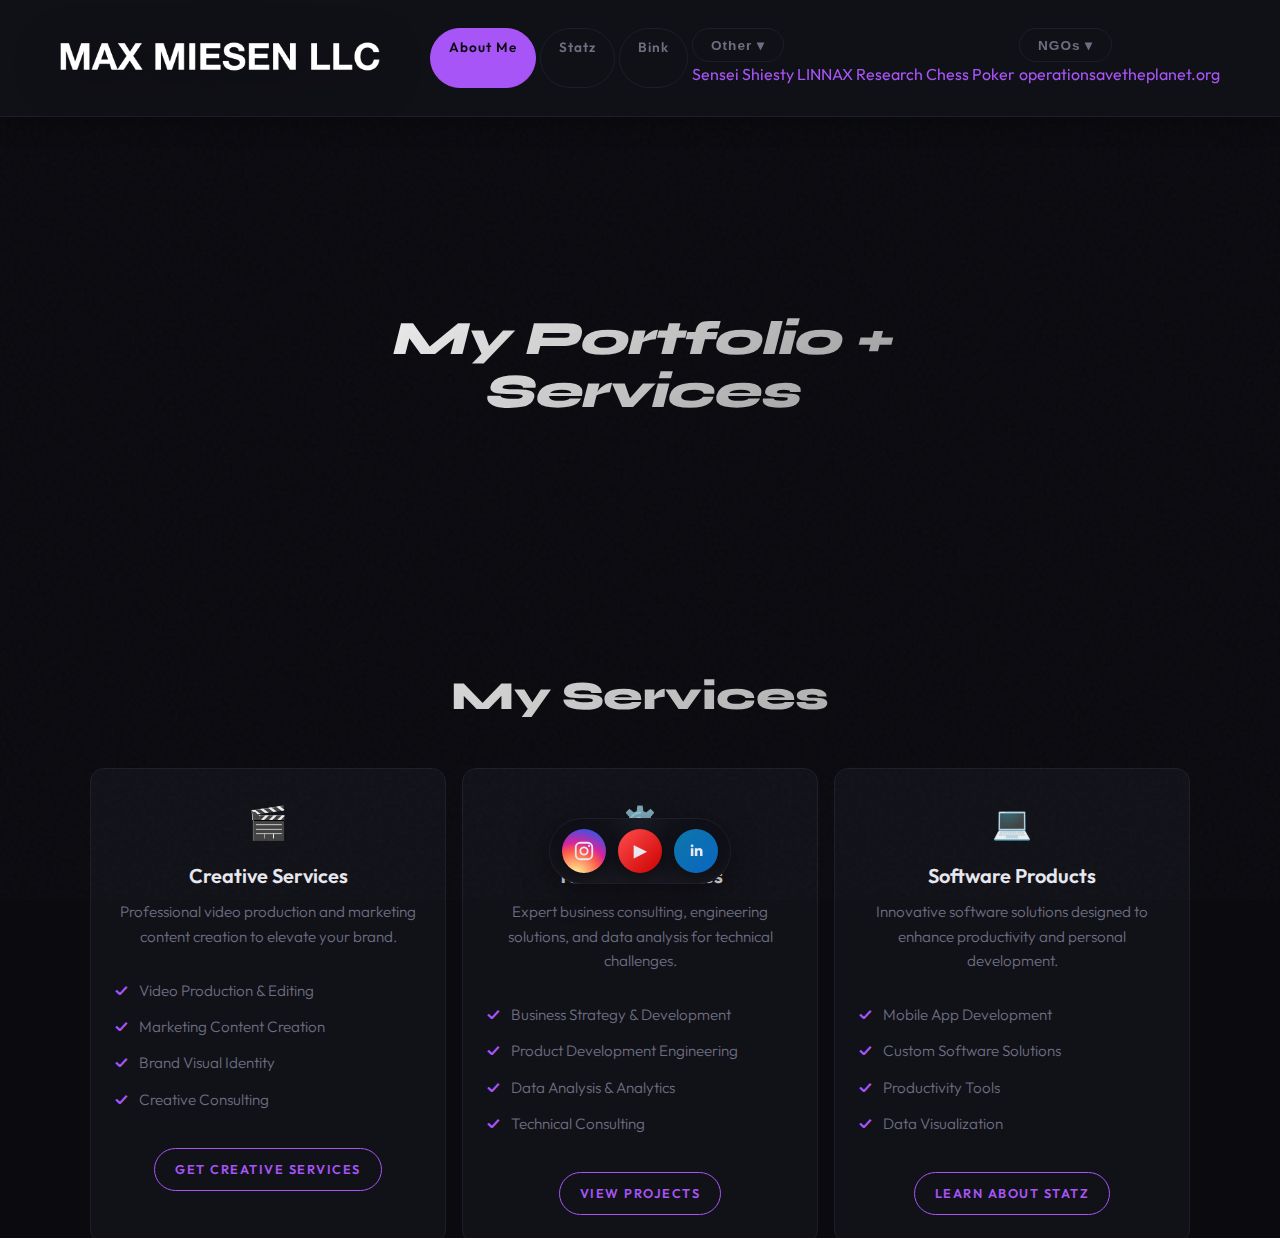
<file: index.html>
<!DOCTYPE html>
<html lang="en">
<head>
    <link href="https://fonts.googleapis.com/css2?family=Outfit:wght@300;400;500;600;700;800&family=Syne:wght@700;800&display=swap" rel="stylesheet">
    <link rel="stylesheet" href="styles.css?v=6.0">
    <link rel="icon" type="image/x-icon" href="/favicon.ico">
    <meta charset="UTF-8">
    <meta name="viewport" content="width=device-width, initial-scale=1.0">
    <meta http-equiv="refresh" content="0; url=about.html">
    <title>Max Miesen LLC</title>
</head>
<body>
    <div class="noise-overlay" aria-hidden="true"></div>
    <div class="wrapper">
        <nav class="navbar top-tabs-nav">
            <div class="nav-container">
                <a href="index.html" class="nav-logo">
                    <img src="llctitle.png" alt="Max Miesen LLC" class="llc-title-img">
                </a>
                <div class="menu-toggle" aria-label="Toggle menu">&#9776;</div>
                <div class="nav-tabs">
                    <a href="about.html" class="nav-tab" aria-selected="false">About Me</a>
                    <a href="index.html" class="nav-tab active" aria-selected="true">Statz</a>
                    <a href="bink.html" class="nav-tab" aria-selected="false">Bink</a>
                    <div class="nav-tab-dropdown">
                        <button class="nav-tab nav-tab-trigger" data-dropdown="other" aria-expanded="false" aria-haspopup="true">Other ▾</button>
                        <div class="nav-dropdown-menu" id="dropdown-other">
                            <a href="senseishiesty.html" class="nav-dropdown-item">Sensei Shiesty</a>
                            <a href="https://linnaxcreationsllc.vercel.app" target="_blank" rel="noopener noreferrer" class="nav-dropdown-item">LINNAX</a>
                            <a href="research.html" class="nav-dropdown-item">Research</a>
                            <a href="https://chess-poker.vercel.app" target="_blank" rel="noopener noreferrer" class="nav-dropdown-item">Chess Poker</a>
                        </div>
                    </div>
                    <div class="nav-tab-dropdown">
                        <button class="nav-tab nav-tab-trigger" data-dropdown="ngos" aria-expanded="false" aria-haspopup="true">NGOs ▾</button>
                        <div class="nav-dropdown-menu" id="dropdown-ngos">
                            <a href="https://operation-save-the-planet.vercel.app/" target="_blank" rel="noopener noreferrer" class="nav-dropdown-item">operationsavetheplanet.org</a>
                        </div>
                    </div>
                </div>
            </div>
        </nav>

        <main class="main-tab-content">
            <div class="statz-section">
                <div class="statz-header">
                    <img src="STATZwhite.png" alt="Statz" class="statz-logo">
                    <h2>Self-Improvement Lifestyle App</h2>
                    <p class="statz-description">
                        Transform your data into actionable insights. Track fitness goals, productivity metrics, 
                        and personal habits with beautiful visualizations and powerful analytics.
                    </p>
                </div>
                <div class="statz-features">
                    <div class="features-grid">
                        <div class="feature-card">
                            <div class="feature-icon">📊</div>
                            <h3>Comprehensive Tracking</h3>
                            <p>Monitor fitness, productivity, habits, and personal metrics all in one place.</p>
                        </div>
                        <div class="feature-card">
                            <div class="feature-icon">📈</div>
                            <h3>Beautiful Analytics</h3>
                            <p>Visualize your progress with stunning charts and data-driven insights.</p>
                        </div>
                        <div class="feature-card">
                            <div class="feature-icon">🎯</div>
                            <h3>Goal Setting</h3>
                            <p>Set targets and track your journey towards achieving your personal goals.</p>
                        </div>
                        <div class="feature-card">
                            <div class="feature-icon">⚡</div>
                            <h3>Real-time Updates</h3>
                            <p>Get instant feedback and see your progress update in real-time.</p>
                        </div>
                    </div>
                </div>
                <div class="statz-download">
                    <h3>Ready to Start Your Journey?</h3>
                    <p>Join thousands of users who are already transforming their data into actionable insights.</p>
                    <div class="download-options">
                        <a href="https://joinstatz.com" target="_blank" class="app-store-badge">
                            <img src="https://developer.apple.com/assets/elements/badges/download-on-the-app-store.svg" 
                                 alt="Download on the App Store" style="max-width: 200px">
                        </a>
                    </div>
                </div>
            </div>
        </main>
    </div>

    <div class="vercel-deploy-section">
        <a href="https://vercel.com/new" target="_blank" rel="noopener noreferrer" class="vercel-deploy-link">
            <span class="vercel-deploy-icon">▲</span>
            Deploy on Vercel
        </a>
        <p class="vercel-deploy-note">Import this project for instant deployment • Free hosting • SSL included</p>
    </div>

    <div class="social-bar" aria-label="Social links">
        <a class="social-btn instagram" href="https://instagram.com/bymiesen" target="_blank" rel="noopener noreferrer" aria-label="Instagram">
            <svg aria-hidden="true" focusable="false" width="22" height="22" viewBox="0 0 24 24" role="img">
                <rect x="3" y="3" width="18" height="18" rx="5" ry="5" fill="none" stroke="currentColor" stroke-width="2" />
                <circle cx="12" cy="12" r="4" fill="none" stroke="currentColor" stroke-width="2" />
                <circle cx="17.5" cy="6.5" r="1.2" fill="currentColor" />
            </svg>
        </a>
        <a class="social-btn youtube" href="https://youtube.com/maxmiesen" target="_blank" rel="noopener noreferrer" aria-label="YouTube">
            <span aria-hidden="true">▶</span>
        </a>
        <a class="social-btn linkedin" href="https://linkedin.com/in/maxmiesen" target="_blank" rel="noopener noreferrer" aria-label="LinkedIn">
            <span aria-hidden="true">in</span>
        </a>
    </div>

    <footer>
        <p>&copy; 2025 Max Miesen LLC | All Rights Reserved</p>
    </footer>

    <script src="script.js"></script>
    <script>
        document.addEventListener('DOMContentLoaded', function() {
            const menuToggle = document.querySelector('.menu-toggle');
            const navTabs = document.querySelector('.nav-tabs');
            if (menuToggle && navTabs) {
                menuToggle.addEventListener('click', function(e) {
                    e.stopPropagation();
                    navTabs.classList.toggle('active');
                });
                document.addEventListener('click', function(e) {
                    if (!menuToggle.contains(e.target) && !navTabs.contains(e.target)) {
                        navTabs.classList.remove('active');
                    }
                });
            }
            const dropdownTriggers = document.querySelectorAll('.nav-tab-trigger');
            dropdownTriggers.forEach(trigger => {
                trigger.addEventListener('click', function(e) {
                    e.stopPropagation();
                    const dropdownId = this.getAttribute('data-dropdown');
                    const menu = document.getElementById('dropdown-' + dropdownId);
                    const isOpen = menu.classList.contains('active');
                    document.querySelectorAll('.nav-dropdown-menu').forEach(m => m.classList.remove('active'));
                    if (!isOpen) menu.classList.add('active');
                    this.setAttribute('aria-expanded', !isOpen);
                });
            });
            document.addEventListener('click', function() {
                document.querySelectorAll('.nav-dropdown-menu').forEach(m => m.classList.remove('active'));
                document.querySelectorAll('.nav-tab-trigger').forEach(t => t.setAttribute('aria-expanded', 'false'));
            });
        });
    </script>
</body>
</html>
</file>
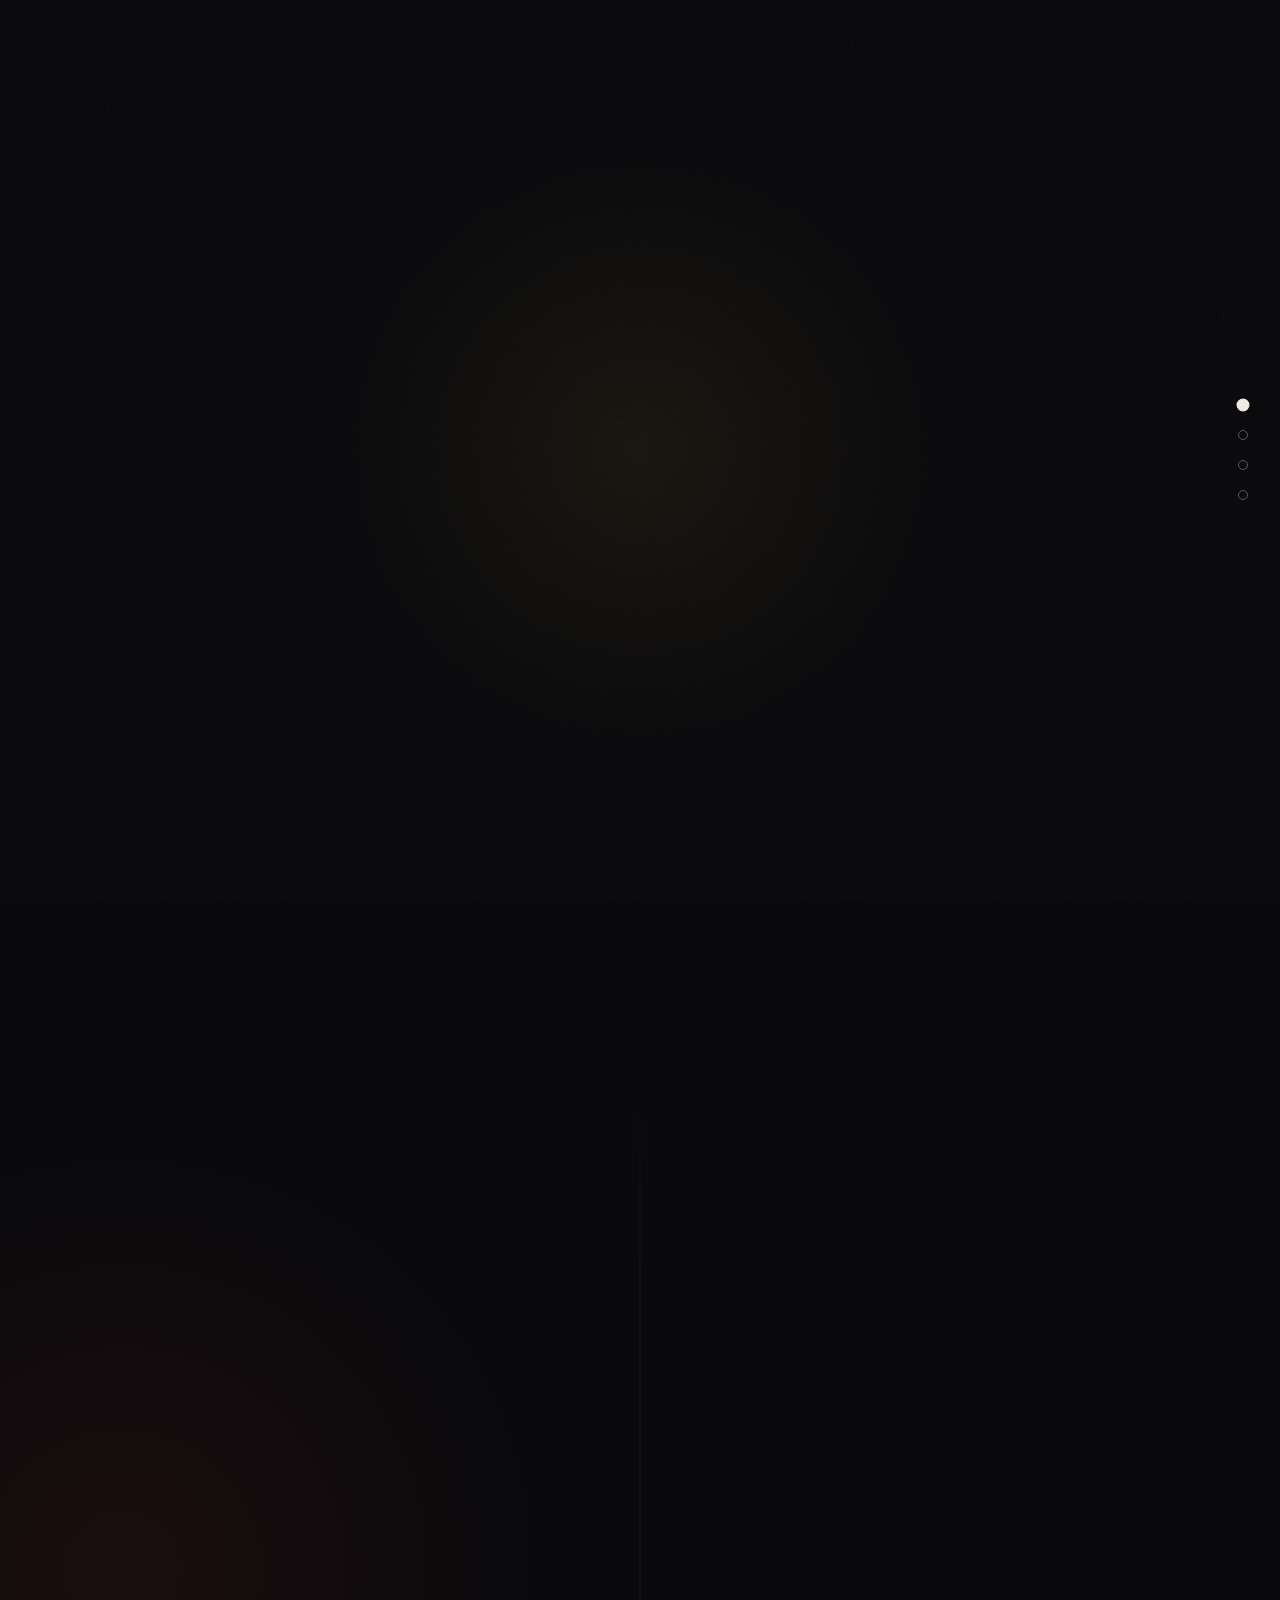
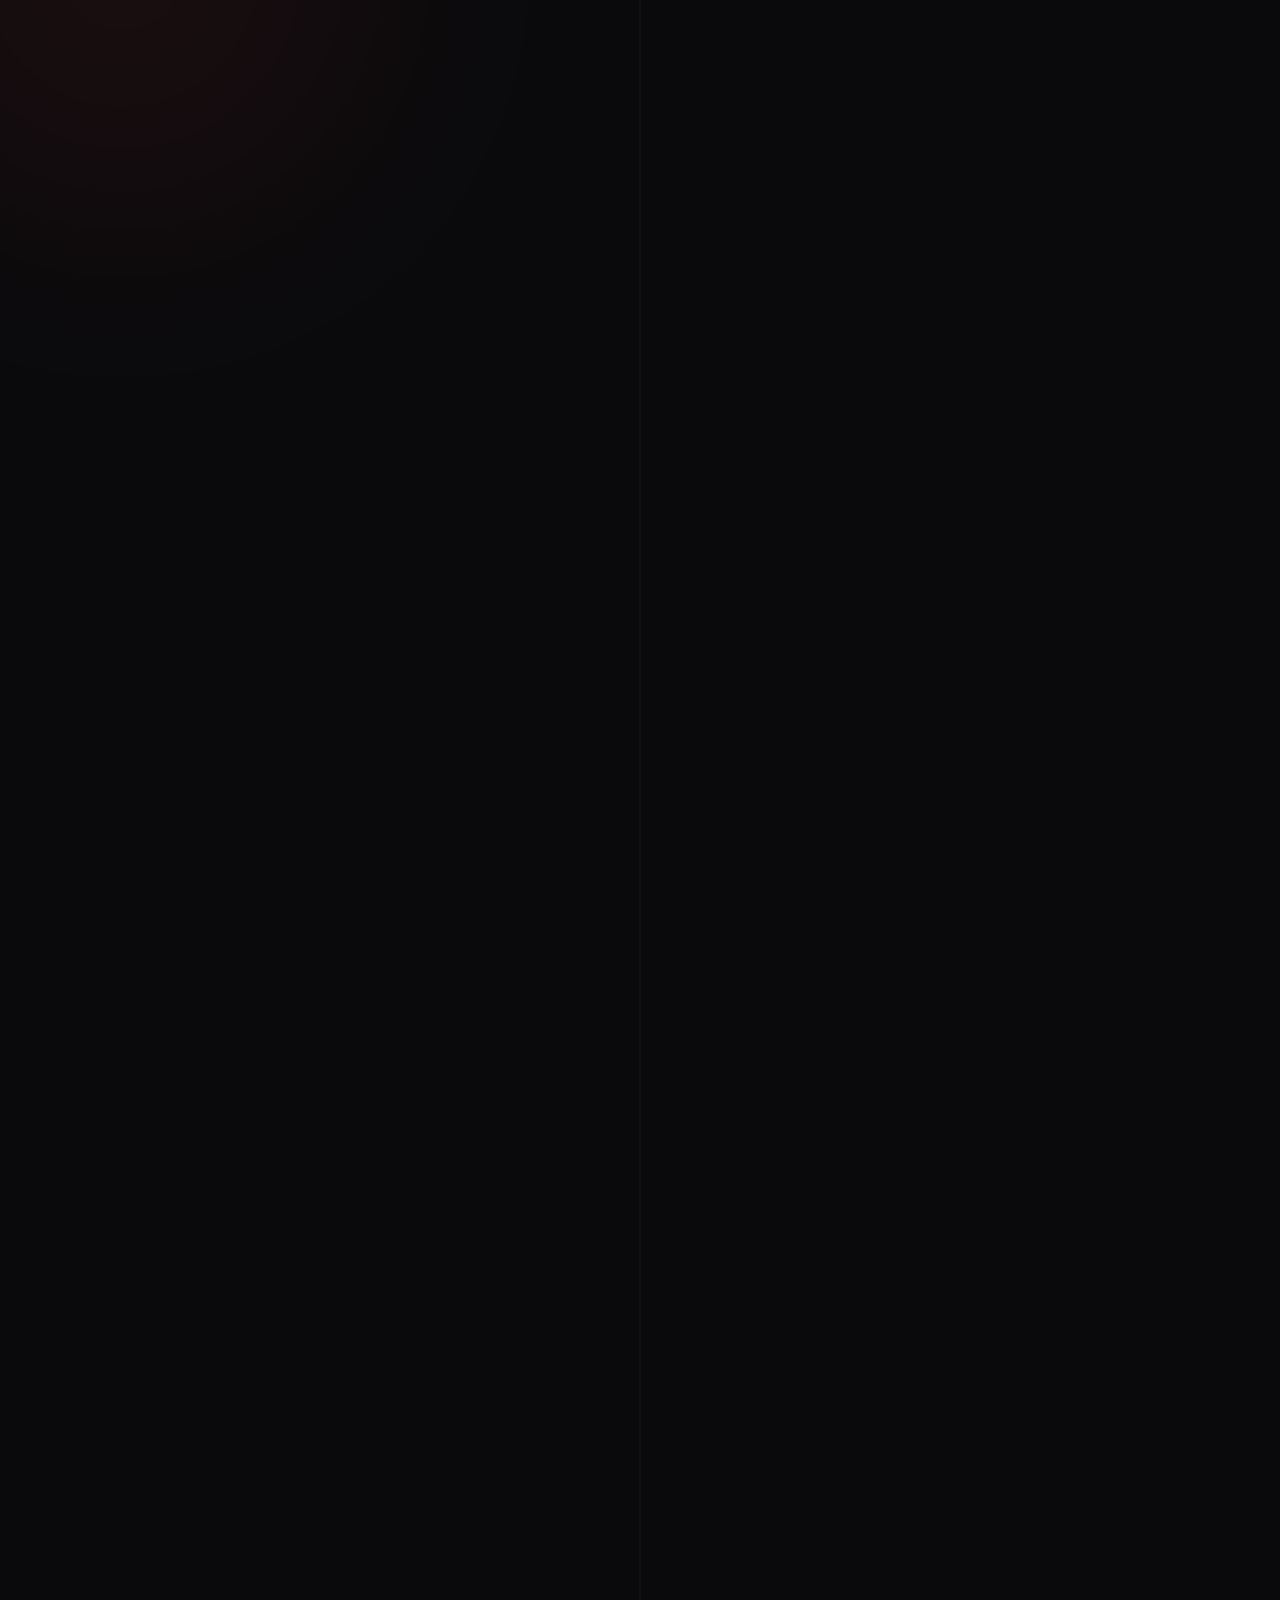
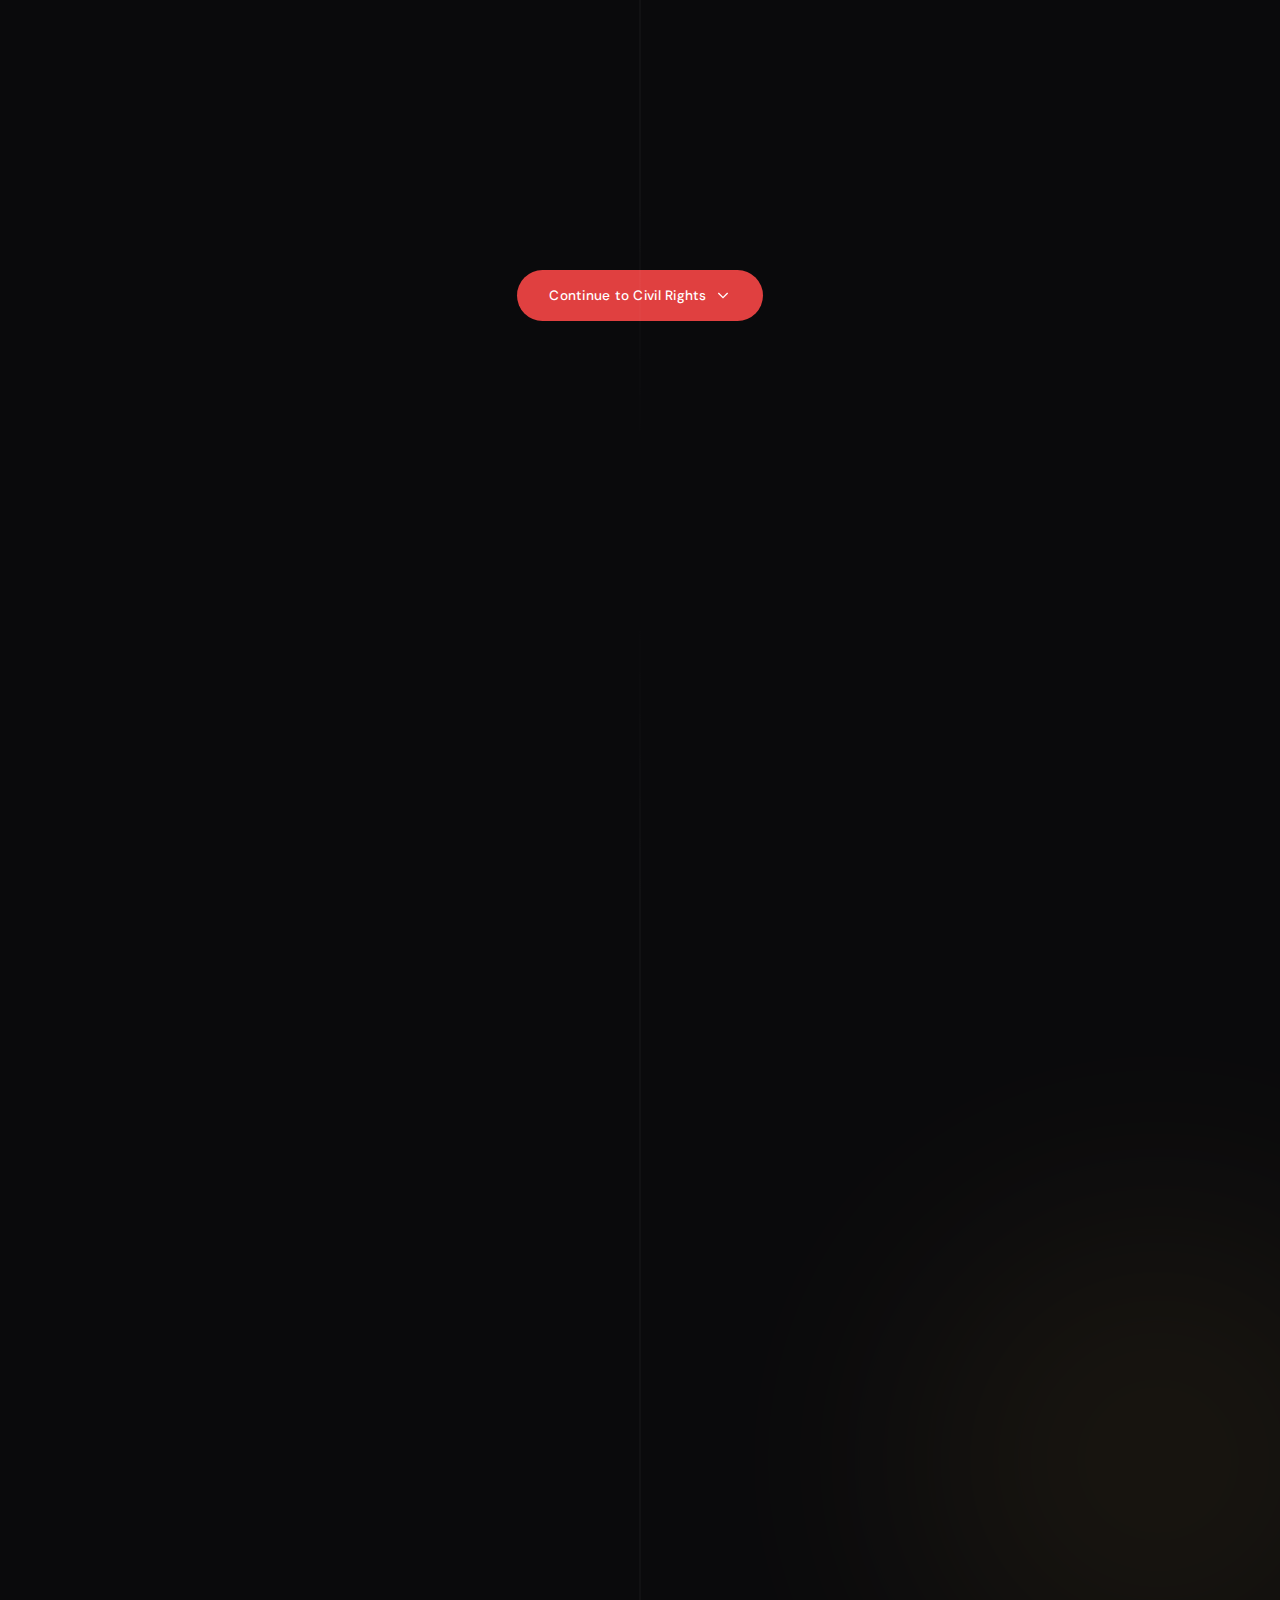
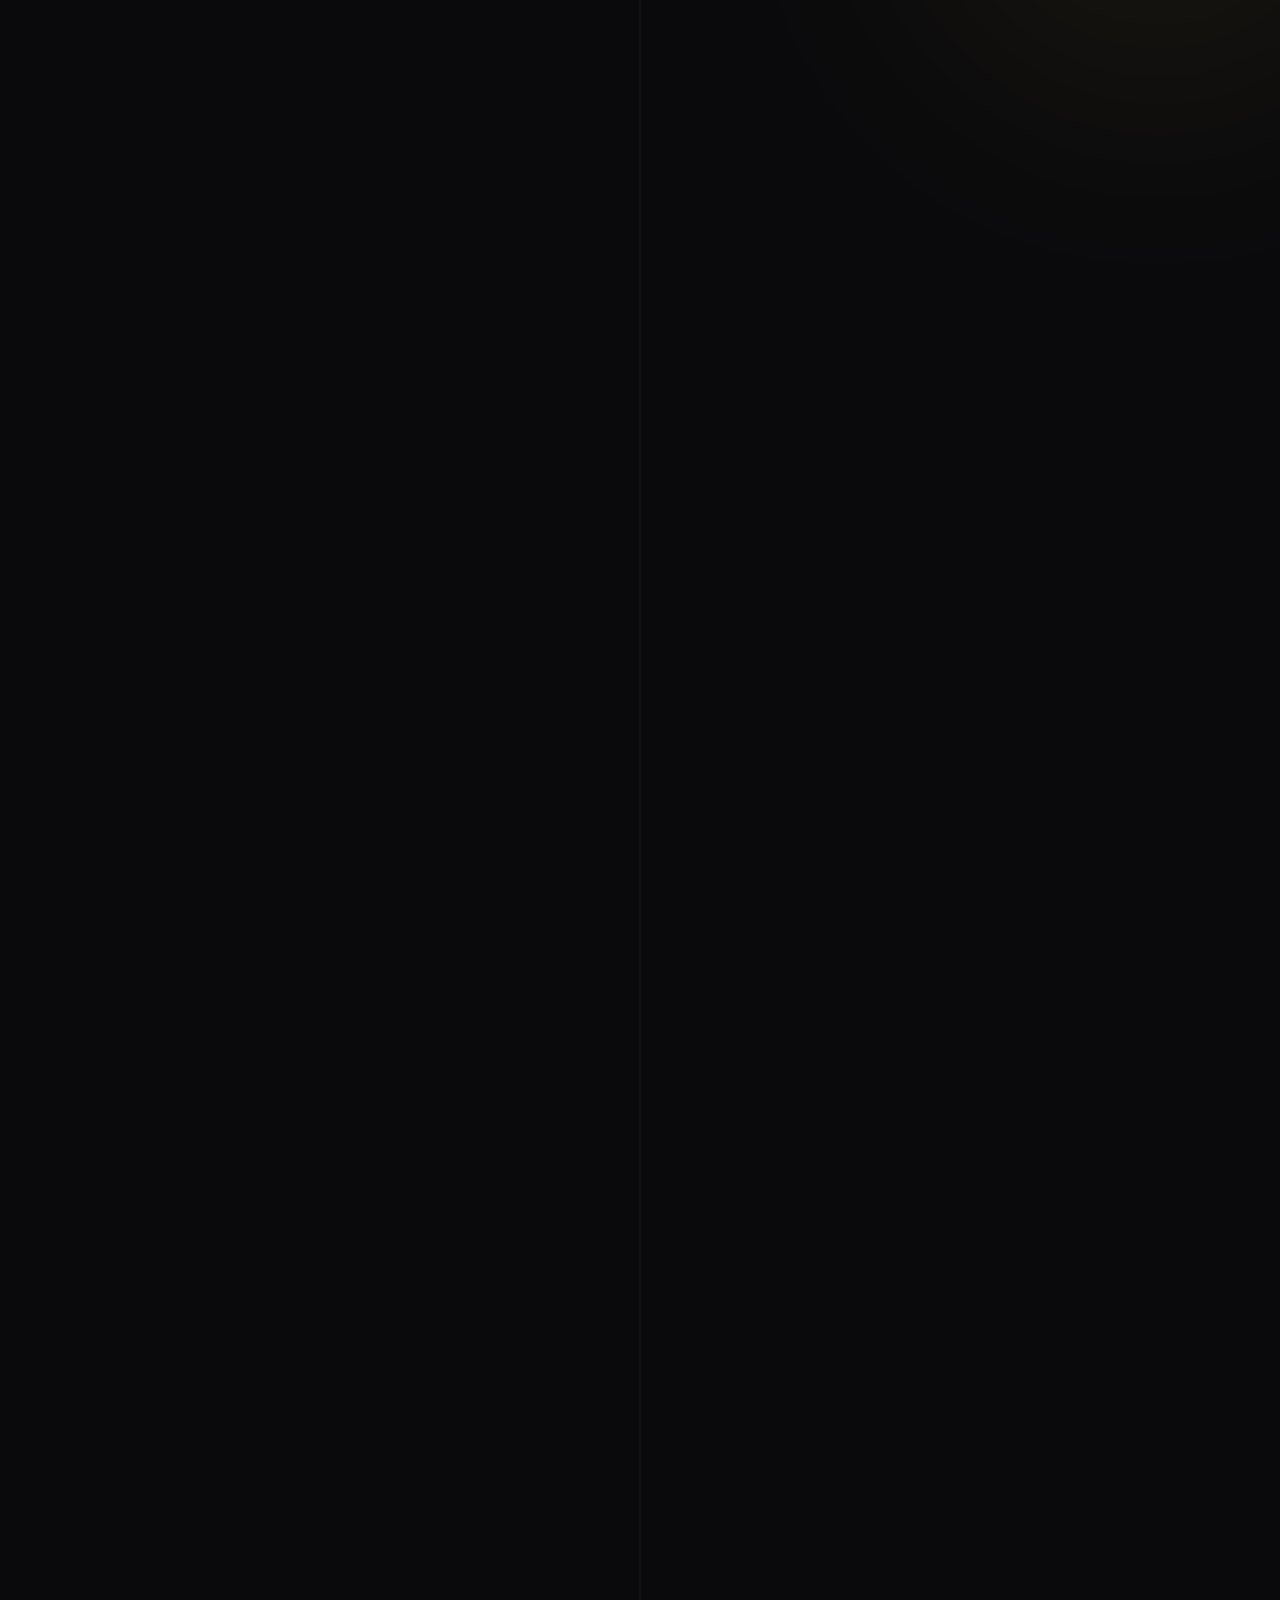
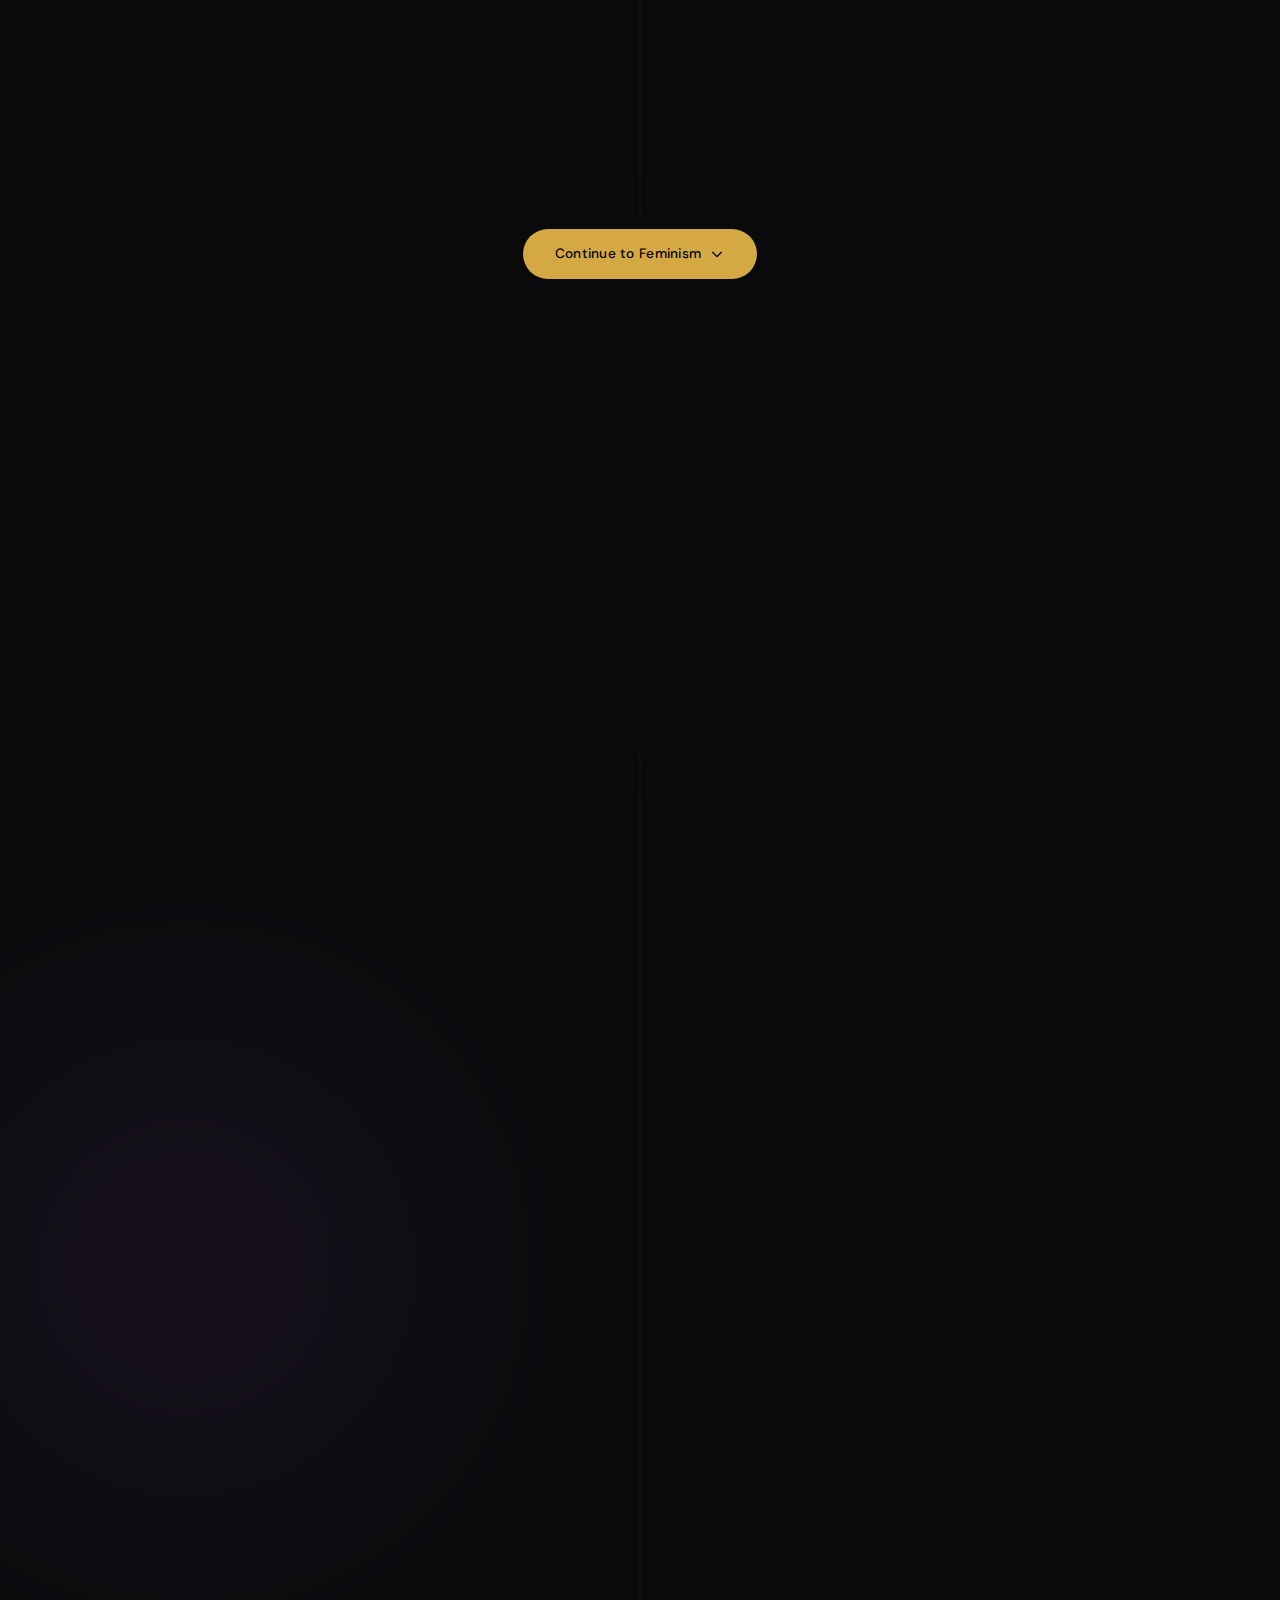
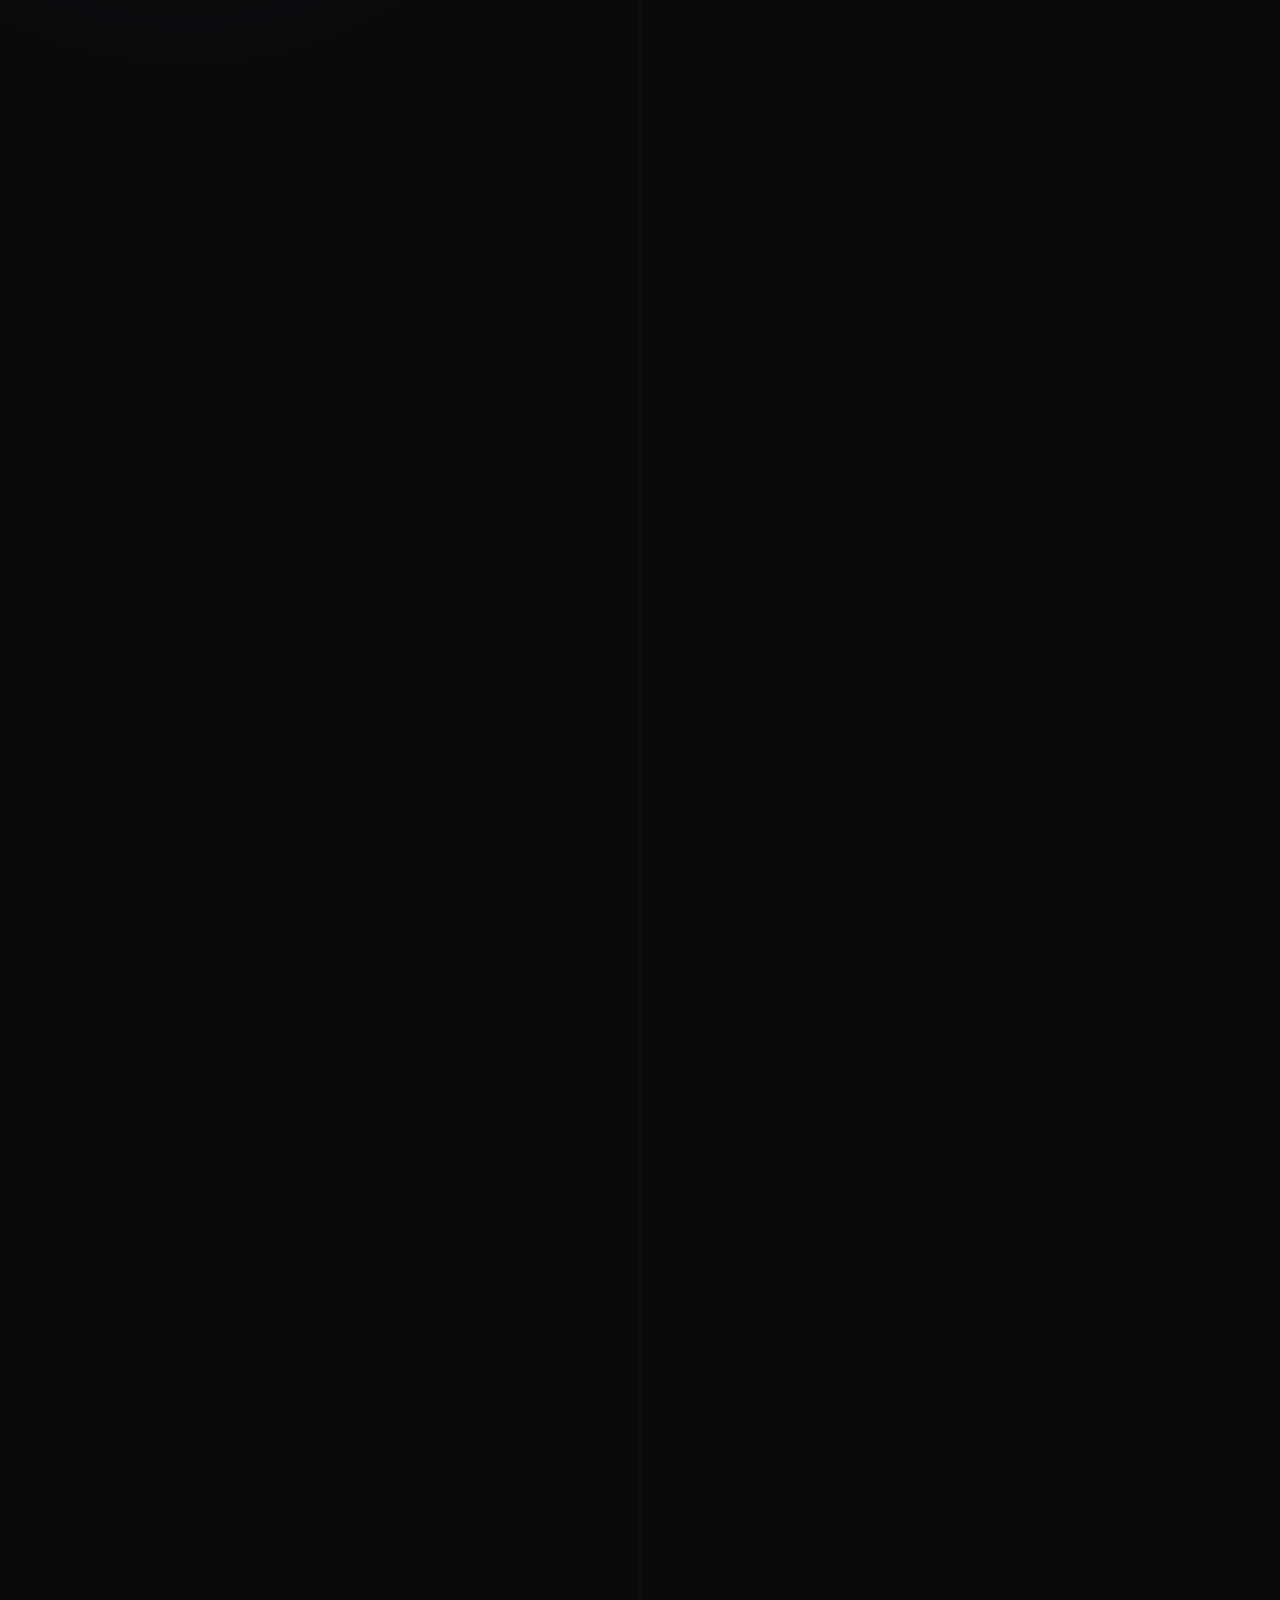
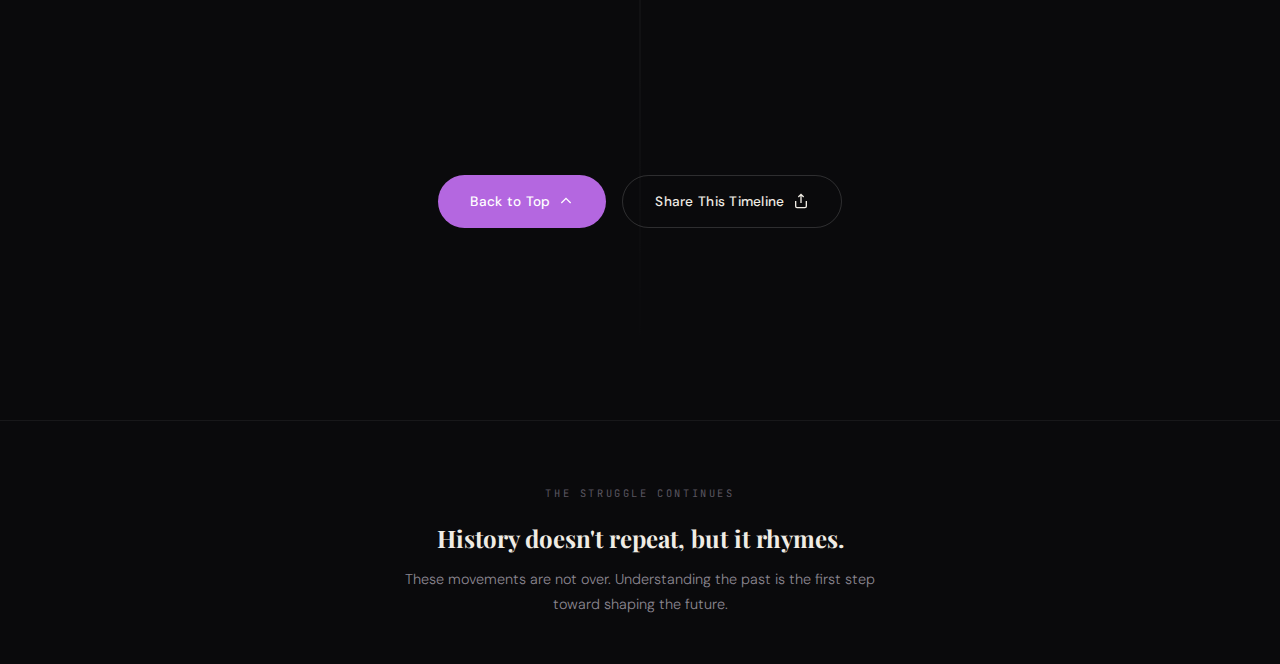
<file: operationSaveThePlanet/index.html>
<!DOCTYPE html>
<html lang="en">
<head>
<meta charset="UTF-8">
<meta name="viewport" content="width=device-width, initial-scale=1.0">
<title>Movements That Shaped America</title>
<link rel="preconnect" href="https://fonts.googleapis.com">
<link rel="preconnect" href="https://fonts.gstatic.com" crossorigin>
<link href="https://fonts.googleapis.com/css2?family=Playfair+Display:ital,wght@0,400;0,700;0,900;1,400;1,700&family=DM+Sans:ital,wght@0,300;0,400;0,500;0,700;1,300;1,400&family=JetBrains+Mono:wght@300;400;500&display=swap" rel="stylesheet">
<style>
  :root {
    --bg-primary: #0a0a0c;
    --bg-secondary: #111114;
    --bg-card: #18181c;
    --text-primary: #f0ece4;
    --text-secondary: #8a8690;
    --text-muted: #5a5660;
    --accent-drugs: #e04040;
    --accent-drugs-glow: rgba(224, 64, 64, 0.15);
    --accent-civil: #d4a843;
    --accent-civil-glow: rgba(212, 168, 67, 0.15);
    --accent-feminism: #b467e0;
    --accent-feminism-glow: rgba(180, 103, 224, 0.15);
    --border: rgba(255, 255, 255, 0.06);
    --serif: 'Playfair Display', Georgia, serif;
    --sans: 'DM Sans', -apple-system, sans-serif;
    --mono: 'JetBrains Mono', monospace;
  }

  *, *::before, *::after { margin: 0; padding: 0; box-sizing: border-box; }

  html {
    scroll-behavior: smooth;
    scrollbar-width: thin;
    scrollbar-color: #333 var(--bg-primary);
  }

  body {
    font-family: var(--sans);
    background: var(--bg-primary);
    color: var(--text-primary);
    line-height: 1.7;
    overflow-x: hidden;
    -webkit-font-smoothing: antialiased;
  }

  ::selection {
    background: rgba(212, 168, 67, 0.3);
    color: #fff;
  }

  /* ─── NOISE TEXTURE OVERLAY ─── */
  body::before {
    content: '';
    position: fixed;
    inset: 0;
    background-image: url("data:image/svg+xml,%3Csvg viewBox='0 0 256 256' xmlns='http://www.w3.org/2000/svg'%3E%3Cfilter id='n'%3E%3CfeTurbulence type='fractalNoise' baseFrequency='0.85' numOctaves='4' stitchTiles='stitch'/%3E%3C/filter%3E%3Crect width='100%25' height='100%25' filter='url(%23n)' opacity='0.04'/%3E%3C/svg%3E");
    pointer-events: none;
    z-index: 9999;
    opacity: 0.5;
  }

  /* ─── HERO ─── */
  .hero {
    min-height: 100vh;
    display: flex;
    flex-direction: column;
    justify-content: center;
    align-items: center;
    text-align: center;
    padding: 2rem;
    position: relative;
    overflow: hidden;
  }

  .hero::before {
    content: '';
    position: absolute;
    width: 600px;
    height: 600px;
    border-radius: 50%;
    background: radial-gradient(circle, rgba(212,168,67,0.08) 0%, transparent 70%);
    top: 50%;
    left: 50%;
    transform: translate(-50%, -50%);
    animation: heroGlow 8s ease-in-out infinite alternate;
  }

  @keyframes heroGlow {
    0% { opacity: 0.5; transform: translate(-50%, -50%) scale(1); }
    100% { opacity: 1; transform: translate(-50%, -50%) scale(1.3); }
  }

  .hero-tag {
    font-family: var(--mono);
    font-size: 0.7rem;
    letter-spacing: 0.35em;
    text-transform: uppercase;
    color: var(--text-muted);
    margin-bottom: 2.5rem;
    opacity: 0;
    animation: fadeUp 1s 0.3s ease forwards;
  }

  .hero h1 {
    font-family: var(--serif);
    font-weight: 900;
    font-size: clamp(3rem, 8vw, 7rem);
    line-height: 1.05;
    letter-spacing: -0.03em;
    max-width: 900px;
    opacity: 0;
    animation: fadeUp 1s 0.6s ease forwards;
  }

  .hero h1 em {
    font-style: italic;
    font-weight: 400;
    color: var(--accent-civil);
  }

  .hero-sub {
    font-size: 1.1rem;
    color: var(--text-secondary);
    max-width: 520px;
    margin-top: 2rem;
    font-weight: 300;
    opacity: 0;
    animation: fadeUp 1s 0.9s ease forwards;
  }

  .hero-scroll {
    margin-top: 4rem;
    display: flex;
    flex-direction: column;
    align-items: center;
    gap: 0.75rem;
    opacity: 0;
    animation: fadeUp 1s 1.2s ease forwards;
  }

  .hero-scroll span {
    font-family: var(--mono);
    font-size: 0.65rem;
    letter-spacing: 0.3em;
    text-transform: uppercase;
    color: var(--text-muted);
  }

  .scroll-line {
    width: 1px;
    height: 60px;
    background: linear-gradient(to bottom, var(--text-muted), transparent);
    animation: scrollPulse 2s ease-in-out infinite;
  }

  @keyframes scrollPulse {
    0%, 100% { opacity: 0.3; transform: scaleY(1); }
    50% { opacity: 1; transform: scaleY(1.2); }
  }

  @keyframes fadeUp {
    from { opacity: 0; transform: translateY(30px); }
    to { opacity: 1; transform: translateY(0); }
  }

  /* ─── NAVIGATION DOTS ─── */
  .nav-dots {
    position: fixed;
    right: 2rem;
    top: 50%;
    transform: translateY(-50%);
    z-index: 100;
    display: flex;
    flex-direction: column;
    gap: 1.25rem;
  }

  .nav-dot {
    width: 10px;
    height: 10px;
    border-radius: 50%;
    border: 1.5px solid var(--text-muted);
    background: transparent;
    cursor: pointer;
    transition: all 0.4s cubic-bezier(0.16, 1, 0.3, 1);
    position: relative;
  }

  .nav-dot:hover { transform: scale(1.5); }
  .nav-dot.active { border-color: var(--text-primary); background: var(--text-primary); transform: scale(1.3); }
  .nav-dot[data-section="drugs"].active { border-color: var(--accent-drugs); background: var(--accent-drugs); }
  .nav-dot[data-section="civil"].active { border-color: var(--accent-civil); background: var(--accent-civil); }
  .nav-dot[data-section="feminism"].active { border-color: var(--accent-feminism); background: var(--accent-feminism); }

  .nav-dot .tooltip {
    position: absolute;
    right: calc(100% + 12px);
    top: 50%;
    transform: translateY(-50%);
    font-family: var(--mono);
    font-size: 0.6rem;
    letter-spacing: 0.15em;
    text-transform: uppercase;
    white-space: nowrap;
    color: var(--text-secondary);
    opacity: 0;
    transition: opacity 0.3s;
    pointer-events: none;
  }

  .nav-dot:hover .tooltip { opacity: 1; }

  /* ─── SECTION DIVIDER ─── */
  .section-divider {
    display: flex;
    align-items: center;
    justify-content: center;
    padding: 6rem 2rem 3rem;
    gap: 1.5rem;
    opacity: 0;
    transform: translateY(40px);
    transition: all 0.8s cubic-bezier(0.16, 1, 0.3, 1);
  }

  .section-divider.visible { opacity: 1; transform: translateY(0); }

  .divider-line {
    height: 1px;
    width: 80px;
    background: var(--border);
  }

  .divider-year {
    font-family: var(--mono);
    font-size: 0.65rem;
    letter-spacing: 0.4em;
    color: var(--text-muted);
    text-transform: uppercase;
  }

  /* ─── TIMELINE SECTIONS ─── */
  .timeline-section {
    padding: 4rem 2rem 8rem;
    position: relative;
  }

  .timeline-section::before {
    content: '';
    position: absolute;
    top: 0;
    left: 50%;
    transform: translateX(-50%);
    width: 1px;
    height: 100%;
    background: linear-gradient(to bottom, transparent, var(--border) 10%, var(--border) 90%, transparent);
  }

  /* ─── SECTION HEADERS ─── */
  .section-header {
    text-align: center;
    max-width: 800px;
    margin: 0 auto 5rem;
    position: relative;
    opacity: 0;
    transform: translateY(50px);
    transition: all 1s cubic-bezier(0.16, 1, 0.3, 1);
  }

  .section-header.visible { opacity: 1; transform: translateY(0); }

  .section-number {
    font-family: var(--serif);
    font-size: 6rem;
    font-weight: 900;
    line-height: 1;
    opacity: 0.06;
    position: absolute;
    top: -2rem;
    left: 50%;
    transform: translateX(-50%);
    white-space: nowrap;
  }

  .section-label {
    font-family: var(--mono);
    font-size: 0.65rem;
    letter-spacing: 0.4em;
    text-transform: uppercase;
    display: inline-block;
    padding: 0.5rem 1.25rem;
    border-radius: 100px;
    margin-bottom: 1.5rem;
    position: relative;
  }

  .drugs .section-label { color: var(--accent-drugs); background: var(--accent-drugs-glow); }
  .civil .section-label { color: var(--accent-civil); background: var(--accent-civil-glow); }
  .feminism .section-label { color: var(--accent-feminism); background: var(--accent-feminism-glow); }

  .section-title {
    font-family: var(--serif);
    font-size: clamp(2.2rem, 5vw, 3.8rem);
    font-weight: 900;
    line-height: 1.1;
    letter-spacing: -0.02em;
    margin-bottom: 1.5rem;
  }

  .drugs .section-title em { color: var(--accent-drugs); font-style: italic; font-weight: 400; }
  .civil .section-title em { color: var(--accent-civil); font-style: italic; font-weight: 400; }
  .feminism .section-title em { color: var(--accent-feminism); font-style: italic; font-weight: 400; }

  .section-intro {
    font-size: 1.05rem;
    color: var(--text-secondary);
    max-width: 600px;
    margin: 0 auto;
    font-weight: 300;
    line-height: 1.8;
  }

  /* ─── TIMELINE CARDS ─── */
  .timeline-cards {
    max-width: 1100px;
    margin: 0 auto;
    position: relative;
  }

  .timeline-card {
    display: grid;
    grid-template-columns: 1fr 60px 1fr;
    align-items: start;
    margin-bottom: 4rem;
    opacity: 0;
    transform: translateY(50px);
    transition: all 0.8s cubic-bezier(0.16, 1, 0.3, 1);
  }

  .timeline-card.visible { opacity: 1; transform: translateY(0); }

  .timeline-card:nth-child(odd) .card-content { grid-column: 1; text-align: right; }
  .timeline-card:nth-child(odd) .card-node { grid-column: 2; }
  .timeline-card:nth-child(odd) .card-spacer { grid-column: 3; }

  .timeline-card:nth-child(even) .card-spacer { grid-column: 1; }
  .timeline-card:nth-child(even) .card-node { grid-column: 2; }
  .timeline-card:nth-child(even) .card-content { grid-column: 3; text-align: left; }

  .card-node {
    display: flex;
    justify-content: center;
    padding-top: 0.5rem;
  }

  .node-dot {
    width: 14px;
    height: 14px;
    border-radius: 50%;
    border: 2px solid;
    background: var(--bg-primary);
    position: relative;
    z-index: 2;
    transition: transform 0.3s ease, box-shadow 0.3s ease;
  }

  .timeline-card:hover .node-dot { transform: scale(1.4); }

  .drugs .node-dot { border-color: var(--accent-drugs); }
  .drugs .timeline-card:hover .node-dot { box-shadow: 0 0 20px var(--accent-drugs-glow); }
  .civil .node-dot { border-color: var(--accent-civil); }
  .civil .timeline-card:hover .node-dot { box-shadow: 0 0 20px var(--accent-civil-glow); }
  .feminism .node-dot { border-color: var(--accent-feminism); }
  .feminism .timeline-card:hover .node-dot { box-shadow: 0 0 20px var(--accent-feminism-glow); }

  .card-content {
    background: var(--bg-card);
    border: 1px solid var(--border);
    border-radius: 16px;
    padding: 2rem;
    transition: all 0.4s cubic-bezier(0.16, 1, 0.3, 1);
    position: relative;
    overflow: hidden;
  }

  .card-content::before {
    content: '';
    position: absolute;
    top: 0;
    left: 0;
    right: 0;
    height: 2px;
    opacity: 0;
    transition: opacity 0.4s;
  }

  .drugs .card-content::before { background: linear-gradient(90deg, transparent, var(--accent-drugs), transparent); }
  .civil .card-content::before { background: linear-gradient(90deg, transparent, var(--accent-civil), transparent); }
  .feminism .card-content::before { background: linear-gradient(90deg, transparent, var(--accent-feminism), transparent); }

  .card-content:hover { border-color: rgba(255,255,255,0.1); transform: translateY(-4px); }
  .card-content:hover::before { opacity: 1; }

  .card-date {
    font-family: var(--mono);
    font-size: 0.7rem;
    letter-spacing: 0.2em;
    text-transform: uppercase;
    margin-bottom: 0.75rem;
  }

  .drugs .card-date { color: var(--accent-drugs); }
  .civil .card-date { color: var(--accent-civil); }
  .feminism .card-date { color: var(--accent-feminism); }

  .card-title {
    font-family: var(--serif);
    font-size: 1.35rem;
    font-weight: 700;
    line-height: 1.25;
    margin-bottom: 0.75rem;
    letter-spacing: -0.01em;
  }

  .card-text {
    font-size: 0.9rem;
    color: var(--text-secondary);
    font-weight: 300;
    line-height: 1.75;
  }

  .card-spacer { display: block; }

  /* ─── QUOTE BLOCKS ─── */
  .quote-block {
    max-width: 750px;
    margin: 3rem auto 4rem;
    text-align: center;
    padding: 3rem 2rem;
    position: relative;
    opacity: 0;
    transform: translateY(40px);
    transition: all 0.8s cubic-bezier(0.16, 1, 0.3, 1);
  }

  .quote-block.visible { opacity: 1; transform: translateY(0); }

  .quote-mark {
    font-family: var(--serif);
    font-size: 5rem;
    line-height: 1;
    opacity: 0.15;
    display: block;
    margin-bottom: -1rem;
  }

  .quote-text {
    font-family: var(--serif);
    font-size: clamp(1.3rem, 3vw, 1.75rem);
    font-weight: 400;
    font-style: italic;
    line-height: 1.6;
    letter-spacing: -0.01em;
  }

  .quote-attr {
    font-family: var(--mono);
    font-size: 0.7rem;
    letter-spacing: 0.25em;
    text-transform: uppercase;
    color: var(--text-muted);
    margin-top: 1.5rem;
    display: flex;
    align-items: center;
    justify-content: center;
    gap: 0.75rem;
  }

  .quote-attr::before, .quote-attr::after {
    content: '';
    width: 20px;
    height: 1px;
    background: var(--text-muted);
  }

  /* ─── KEY FIGURES ─── */
  .figures-grid {
    display: grid;
    grid-template-columns: repeat(auto-fit, minmax(280px, 1fr));
    gap: 1.5rem;
    max-width: 900px;
    margin: 0 auto 4rem;
  }

  .figure-card {
    background: var(--bg-card);
    border: 1px solid var(--border);
    border-radius: 16px;
    padding: 2.25rem;
    transition: all 0.4s cubic-bezier(0.16, 1, 0.3, 1);
    opacity: 0;
    transform: translateY(40px);
    transition: all 0.8s cubic-bezier(0.16, 1, 0.3, 1);
    position: relative;
    overflow: hidden;
  }

  .figure-card.visible { opacity: 1; transform: translateY(0); }

  .figure-card:hover {
    border-color: rgba(255,255,255,0.12);
    transform: translateY(-6px);
  }

  .figure-icon {
    width: 48px;
    height: 48px;
    border-radius: 12px;
    display: flex;
    align-items: center;
    justify-content: center;
    font-size: 1.25rem;
    margin-bottom: 1.25rem;
  }

  .drugs .figure-icon { background: var(--accent-drugs-glow); }
  .civil .figure-icon { background: var(--accent-civil-glow); }
  .feminism .figure-icon { background: var(--accent-feminism-glow); }

  .figure-name {
    font-family: var(--serif);
    font-size: 1.2rem;
    font-weight: 700;
    margin-bottom: 0.35rem;
  }

  .figure-role {
    font-family: var(--mono);
    font-size: 0.65rem;
    letter-spacing: 0.15em;
    text-transform: uppercase;
    margin-bottom: 0.85rem;
  }

  .drugs .figure-role { color: var(--accent-drugs); }
  .civil .figure-role { color: var(--accent-civil); }
  .feminism .figure-role { color: var(--accent-feminism); }

  .figure-desc {
    font-size: 0.88rem;
    color: var(--text-secondary);
    font-weight: 300;
    line-height: 1.7;
  }

  /* ─── STATS ROW ─── */
  .stats-row {
    display: grid;
    grid-template-columns: repeat(auto-fit, minmax(180px, 1fr));
    gap: 1.25rem;
    max-width: 800px;
    margin: 0 auto 4rem;
  }

  .stat-item {
    text-align: center;
    padding: 1.5rem;
    border: 1px solid var(--border);
    border-radius: 12px;
    background: var(--bg-secondary);
    opacity: 0;
    transform: translateY(30px);
    transition: all 0.6s cubic-bezier(0.16, 1, 0.3, 1);
  }

  .stat-item.visible { opacity: 1; transform: translateY(0); }

  .stat-number {
    font-family: var(--serif);
    font-size: 2.25rem;
    font-weight: 900;
    line-height: 1.2;
  }

  .drugs .stat-number { color: var(--accent-drugs); }
  .civil .stat-number { color: var(--accent-civil); }
  .feminism .stat-number { color: var(--accent-feminism); }

  .stat-label {
    font-family: var(--mono);
    font-size: 0.6rem;
    letter-spacing: 0.2em;
    text-transform: uppercase;
    color: var(--text-muted);
    margin-top: 0.35rem;
  }

  /* ─── BUTTONS ─── */
  .cta-row {
    display: flex;
    justify-content: center;
    gap: 1rem;
    margin-top: 3rem;
    flex-wrap: wrap;
  }

  .btn {
    font-family: var(--sans);
    font-size: 0.85rem;
    font-weight: 500;
    padding: 0.85rem 2rem;
    border-radius: 100px;
    border: none;
    cursor: pointer;
    transition: all 0.35s cubic-bezier(0.16, 1, 0.3, 1);
    text-decoration: none;
    display: inline-flex;
    align-items: center;
    gap: 0.5rem;
    letter-spacing: 0.02em;
  }

  .btn-primary {
    background: var(--text-primary);
    color: var(--bg-primary);
  }

  .btn-primary:hover { transform: translateY(-2px); box-shadow: 0 8px 30px rgba(240,236,228,0.15); }

  .btn-outline {
    background: transparent;
    color: var(--text-primary);
    border: 1px solid rgba(255,255,255,0.15);
  }

  .btn-outline:hover { border-color: rgba(255,255,255,0.4); transform: translateY(-2px); }

  .btn-drugs { background: var(--accent-drugs); color: #fff; }
  .btn-drugs:hover { box-shadow: 0 8px 30px rgba(224,64,64,0.3); transform: translateY(-2px); }
  .btn-civil { background: var(--accent-civil); color: #000; }
  .btn-civil:hover { box-shadow: 0 8px 30px rgba(212,168,67,0.3); transform: translateY(-2px); }
  .btn-feminism { background: var(--accent-feminism); color: #fff; }
  .btn-feminism:hover { box-shadow: 0 8px 30px rgba(180,103,224,0.3); transform: translateY(-2px); }

  .btn svg { width: 16px; height: 16px; }

  /* ─── FOOTER ─── */
  .footer {
    text-align: center;
    padding: 4rem 2rem 3rem;
    border-top: 1px solid var(--border);
    margin-top: 4rem;
  }

  .footer-text {
    font-family: var(--mono);
    font-size: 0.65rem;
    letter-spacing: 0.25em;
    text-transform: uppercase;
    color: var(--text-muted);
  }

  .footer-title {
    font-family: var(--serif);
    font-size: 1.5rem;
    font-weight: 700;
    margin-top: 1rem;
    margin-bottom: 0.5rem;
  }

  .footer-sub {
    font-size: 0.9rem;
    color: var(--text-secondary);
    font-weight: 300;
    max-width: 500px;
    margin: 0 auto;
  }

  /* ─── SECTION AMBIENT GLOWS ─── */
  .ambient {
    position: absolute;
    width: 500px;
    height: 500px;
    border-radius: 50%;
    pointer-events: none;
    filter: blur(120px);
    opacity: 0.07;
    z-index: -1;
  }

  .drugs .ambient { background: var(--accent-drugs); }
  .civil .ambient { background: var(--accent-civil); }
  .feminism .ambient { background: var(--accent-feminism); }

  /* ─── RESPONSIVE ─── */
  @media (max-width: 768px) {
    .nav-dots { display: none; }

    .timeline-card {
      grid-template-columns: 30px 1fr !important;
      gap: 0;
    }

    .timeline-card .card-content,
    .timeline-card:nth-child(odd) .card-content,
    .timeline-card:nth-child(even) .card-content {
      grid-column: 2 !important;
      text-align: left !important;
    }

    .timeline-card .card-node,
    .timeline-card:nth-child(odd) .card-node,
    .timeline-card:nth-child(even) .card-node {
      grid-column: 1 !important;
    }

    .card-spacer { display: none !important; }

    .timeline-section::before { left: 17px; transform: none; }

    .section-number { font-size: 3.5rem; }

    .figures-grid { grid-template-columns: 1fr; }

    .stats-row { grid-template-columns: repeat(2, 1fr); }
  }
</style>
</head>
<body>

<!-- NAVIGATION DOTS -->
<nav class="nav-dots" aria-label="Section navigation">
  <button class="nav-dot active" data-section="hero" onclick="scrollToSection('hero')">
    <span class="tooltip">Top</span>
  </button>
  <button class="nav-dot" data-section="drugs" onclick="scrollToSection('drugs')">
    <span class="tooltip">War on Drugs</span>
  </button>
  <button class="nav-dot" data-section="civil" onclick="scrollToSection('civil')">
    <span class="tooltip">Civil Rights</span>
  </button>
  <button class="nav-dot" data-section="feminism" onclick="scrollToSection('feminism')">
    <span class="tooltip">Feminism</span>
  </button>
</nav>

<!-- ████████████████ HERO ████████████████ -->
<section class="hero" id="hero">
  <p class="hero-tag">An interactive chronicle</p>
  <h1>Movements That<br><em>Shaped</em> America</h1>
  <p class="hero-sub">A visual journey through the struggles, leaders, and turning points that redefined justice, equality, and freedom in the United States.</p>
  <div class="hero-scroll">
    <span>Scroll to explore</span>
    <div class="scroll-line"></div>
  </div>
</section>

<!-- ████████████████ WAR ON DRUGS ████████████████ -->
<div class="section-divider" id="drugs-divider">
  <div class="divider-line"></div>
  <span class="divider-year">Section 01</span>
  <div class="divider-line"></div>
</div>

<section class="timeline-section drugs" id="drugs">
  <div class="ambient" style="top: 10%; left: -10%;"></div>

  <div class="section-header">
    <div class="section-number">01</div>
    <span class="section-label">1971 – Present</span>
    <h2 class="section-title">The War on <em>Drugs</em></h2>
    <p class="section-intro">Declared by President Nixon in 1971 and dramatically escalated through the decades, the War on Drugs became one of the most far-reaching and controversial policy campaigns in American history.</p>
  </div>

  <div class="stats-row">
    <div class="stat-item">
      <div class="stat-number">$1T+</div>
      <div class="stat-label">Federal spending</div>
    </div>
    <div class="stat-item">
      <div class="stat-number">2.3M</div>
      <div class="stat-label">Incarcerated today</div>
    </div>
    <div class="stat-item">
      <div class="stat-number">5×</div>
      <div class="stat-label">Black arrest disparity</div>
    </div>
    <div class="stat-item">
      <div class="stat-number">45+</div>
      <div class="stat-label">States reforming</div>
    </div>
  </div>

  <div class="timeline-cards">
    <div class="timeline-card">
      <div class="card-content">
        <div class="card-date">June 17, 1971</div>
        <div class="card-title">Nixon Declares "War on Drugs"</div>
        <p class="card-text">President Richard Nixon declared drug abuse "public enemy number one," creating the Special Action Office for Drug Abuse Prevention and dramatically expanding federal drug control agencies.</p>
      </div>
      <div class="card-node"><div class="node-dot"></div></div>
      <div class="card-spacer"></div>
    </div>

    <div class="timeline-card">
      <div class="card-spacer"></div>
      <div class="card-node"><div class="node-dot"></div></div>
      <div class="card-content">
        <div class="card-date">1973</div>
        <div class="card-title">DEA Established</div>
        <p class="card-text">The Drug Enforcement Administration was created through an executive order, consolidating all federal drug enforcement under one agency with vast reach and authority.</p>
      </div>
    </div>

    <div class="timeline-card">
      <div class="card-content">
        <div class="card-date">1986</div>
        <div class="card-title">Anti-Drug Abuse Act</div>
        <p class="card-text">Congress passed mandatory minimum sentences, including the notorious 100:1 crack-to-powder cocaine disparity. This single law reshaped the American prison system and disproportionately affected Black communities.</p>
      </div>
      <div class="card-node"><div class="node-dot"></div></div>
      <div class="card-spacer"></div>
    </div>

    <div class="timeline-card">
      <div class="card-spacer"></div>
      <div class="card-node"><div class="node-dot"></div></div>
      <div class="card-content">
        <div class="card-date">1994</div>
        <div class="card-title">Three Strikes Laws</div>
        <p class="card-text">The Violent Crime Control Act introduced "three strikes" provisions mandating life sentences for repeat offenders. Federal and state prison populations surged to unprecedented levels.</p>
      </div>
    </div>

    <div class="timeline-card">
      <div class="card-content">
        <div class="card-date">2010 – Present</div>
        <div class="card-title">Reform & Reckoning</div>
        <p class="card-text">The Fair Sentencing Act reduced the crack-powder disparity to 18:1. States began legalizing cannabis. A growing bipartisan consensus acknowledged the policy's disproportionate impact on communities of color.</p>
      </div>
      <div class="card-node"><div class="node-dot"></div></div>
      <div class="card-spacer"></div>
    </div>
  </div>

  <div class="quote-block">
    <span class="quote-mark">"</span>
    <p class="quote-text">You want to know what this was really all about? The Nixon campaign had two enemies: the antiwar left and Black people.</p>
    <div class="quote-attr">John Ehrlichman, Nixon Advisor</div>
  </div>

  <div class="cta-row">
    <a href="#civil" class="btn btn-drugs">Continue to Civil Rights <svg fill="none" stroke="currentColor" stroke-width="2" viewBox="0 0 24 24"><path d="M19 9l-7 7-7-7"/></svg></a>
  </div>
</section>

<!-- ████████████████ CIVIL RIGHTS ████████████████ -->
<div class="section-divider" id="civil-divider">
  <div class="divider-line"></div>
  <span class="divider-year">Section 02</span>
  <div class="divider-line"></div>
</div>

<section class="timeline-section civil" id="civil">
  <div class="ambient" style="top: 20%; right: -10%;"></div>

  <div class="section-header">
    <div class="section-number">02</div>
    <span class="section-label">1950s – 1960s</span>
    <h2 class="section-title">The Civil Rights <em>Movement</em></h2>
    <p class="section-intro">Two towering visions of liberation—one rooted in nonviolent resistance, the other in self-determination—forever transformed the fight for racial equality in America.</p>
  </div>

  <div class="figures-grid">
    <div class="figure-card">
      <div class="figure-icon">✊</div>
      <div class="figure-name">Martin Luther King Jr.</div>
      <div class="figure-role">Nonviolent Resistance</div>
      <p class="figure-desc">A Baptist minister and architect of nonviolent protest, King led the Montgomery Bus Boycott, the March on Washington, and the Selma campaigns. His philosophy drew from Gandhi's methods and Christian theology to forge a movement of moral clarity.</p>
    </div>
    <div class="figure-card">
      <div class="figure-icon">🔥</div>
      <div class="figure-name">Malcolm X</div>
      <div class="figure-role">Self-Determination</div>
      <p class="figure-desc">A fiery orator and former Nation of Islam leader, Malcolm X advocated for Black self-defense, economic independence, and Pan-African solidarity. His pilgrimage to Mecca broadened his vision toward universal human rights before his assassination in 1965.</p>
    </div>
  </div>

  <div class="stats-row">
    <div class="stat-item">
      <div class="stat-number">250K</div>
      <div class="stat-label">March on Washington</div>
    </div>
    <div class="stat-item">
      <div class="stat-number">1964</div>
      <div class="stat-label">Civil Rights Act</div>
    </div>
    <div class="stat-item">
      <div class="stat-number">1965</div>
      <div class="stat-label">Voting Rights Act</div>
    </div>
  </div>

  <div class="timeline-cards">
    <div class="timeline-card">
      <div class="card-content">
        <div class="card-date">December 1955</div>
        <div class="card-title">Montgomery Bus Boycott</div>
        <p class="card-text">After Rosa Parks refused to give up her seat, King led a 381-day boycott of the Montgomery bus system. The Supreme Court ultimately ruled bus segregation unconstitutional, launching the modern civil rights movement.</p>
      </div>
      <div class="card-node"><div class="node-dot"></div></div>
      <div class="card-spacer"></div>
    </div>

    <div class="timeline-card">
      <div class="card-spacer"></div>
      <div class="card-node"><div class="node-dot"></div></div>
      <div class="card-content">
        <div class="card-date">1960</div>
        <div class="card-title">Sit-Ins & Freedom Rides</div>
        <p class="card-text">Four Black college students sat at a whites-only lunch counter in Greensboro, North Carolina, sparking a wave of sit-ins across the South. Freedom Riders challenged segregated interstate transit, facing violent mobs.</p>
      </div>
    </div>

    <div class="timeline-card">
      <div class="card-content">
        <div class="card-date">August 28, 1963</div>
        <div class="card-title">March on Washington</div>
        <p class="card-text">Over 250,000 people gathered at the Lincoln Memorial for the largest demonstration in the capital's history. King delivered his iconic "I Have a Dream" address, galvanizing the nation and pressuring Congress toward legislation.</p>
      </div>
      <div class="card-node"><div class="node-dot"></div></div>
      <div class="card-spacer"></div>
    </div>

    <div class="timeline-card">
      <div class="card-spacer"></div>
      <div class="card-node"><div class="node-dot"></div></div>
      <div class="card-content">
        <div class="card-date">1964 – 1965</div>
        <div class="card-title">Landmark Legislation</div>
        <p class="card-text">The Civil Rights Act of 1964 outlawed discrimination based on race, color, religion, sex, or national origin. The Voting Rights Act of 1965 struck down barriers to Black suffrage, transforming American democracy.</p>
      </div>
    </div>

    <div class="timeline-card">
      <div class="card-content">
        <div class="card-date">1966 – 1970s</div>
        <div class="card-title">Black Power & Beyond</div>
        <p class="card-text">The Black Panther Party, SNCC, and other groups expanded the movement's scope to address economic justice, policing, and community self-governance. Malcolm X's legacy fueled a new generation of organizing around self-determination.</p>
      </div>
      <div class="card-node"><div class="node-dot"></div></div>
      <div class="card-spacer"></div>
    </div>
  </div>

  <div class="quote-block">
    <span class="quote-mark">"</span>
    <p class="quote-text">Injustice anywhere is a threat to justice everywhere. We are caught in an inescapable network of mutuality.</p>
    <div class="quote-attr">Martin Luther King Jr.</div>
  </div>

  <div class="cta-row">
    <a href="#feminism" class="btn btn-civil">Continue to Feminism <svg fill="none" stroke="currentColor" stroke-width="2" viewBox="0 0 24 24"><path d="M19 9l-7 7-7-7"/></svg></a>
  </div>
</section>

<!-- ████████████████ FEMINISM ████████████████ -->
<div class="section-divider" id="feminism-divider">
  <div class="divider-line"></div>
  <span class="divider-year">Section 03</span>
  <div class="divider-line"></div>
</div>

<section class="timeline-section feminism" id="feminism">
  <div class="ambient" style="top: 15%; left: -5%;"></div>

  <div class="section-header">
    <div class="section-number">03</div>
    <span class="section-label">1848 – Present</span>
    <h2 class="section-title">The Feminist <em>Movements</em></h2>
    <p class="section-intro">From suffrage to intersectionality, women's movements have redefined political participation, economic rights, bodily autonomy, and the very meaning of equality across four distinct waves.</p>
  </div>

  <div class="figures-grid">
    <div class="figure-card">
      <div class="figure-icon">⚖️</div>
      <div class="figure-name">First Wave</div>
      <div class="figure-role">1848 – 1920 · Suffrage</div>
      <p class="figure-desc">Centered on women's legal rights, property ownership, and the right to vote. Led by figures like Susan B. Anthony and Elizabeth Cady Stanton, culminating in the 19th Amendment.</p>
    </div>
    <div class="figure-card">
      <div class="figure-icon">🌊</div>
      <div class="figure-name">Second Wave</div>
      <div class="figure-role">1960s – 1980s · Liberation</div>
      <p class="figure-desc">Expanded the fight to workplace equality, reproductive rights, sexuality, and domestic violence. Betty Friedan's "The Feminine Mystique" and the founding of NOW catalyzed a generation.</p>
    </div>
    <div class="figure-card">
      <div class="figure-icon">🔮</div>
      <div class="figure-name">Third & Fourth Waves</div>
      <div class="figure-role">1990s – Present · Intersectionality</div>
      <p class="figure-desc">Embraced diversity of identity, challenged gender binaries, and leveraged digital activism. The #MeToo movement exposed systemic sexual harassment across institutions worldwide.</p>
    </div>
  </div>

  <div class="stats-row">
    <div class="stat-item">
      <div class="stat-number">1920</div>
      <div class="stat-label">19th Amendment</div>
    </div>
    <div class="stat-item">
      <div class="stat-number">1973</div>
      <div class="stat-label">Roe v. Wade</div>
    </div>
    <div class="stat-item">
      <div class="stat-number">5M+</div>
      <div class="stat-label">2017 Women's March</div>
    </div>
    <div class="stat-item">
      <div class="stat-number">83¢</div>
      <div class="stat-label">Gender pay gap</div>
    </div>
  </div>

  <div class="timeline-cards">
    <div class="timeline-card">
      <div class="card-content">
        <div class="card-date">1848</div>
        <div class="card-title">Seneca Falls Convention</div>
        <p class="card-text">The first women's rights convention in the United States, held in Seneca Falls, New York. The Declaration of Sentiments asserted that "all men and women are created equal," launching the organized suffrage movement.</p>
      </div>
      <div class="card-node"><div class="node-dot"></div></div>
      <div class="card-spacer"></div>
    </div>

    <div class="timeline-card">
      <div class="card-spacer"></div>
      <div class="card-node"><div class="node-dot"></div></div>
      <div class="card-content">
        <div class="card-date">August 18, 1920</div>
        <div class="card-title">19th Amendment Ratified</div>
        <p class="card-text">After 72 years of activism, protests, hunger strikes, and imprisonment, women won the constitutional right to vote. The amendment passed by a single vote in Tennessee's legislature.</p>
      </div>
    </div>

    <div class="timeline-card">
      <div class="card-content">
        <div class="card-date">1963 – 1972</div>
        <div class="card-title">Second Wave Legislation</div>
        <p class="card-text">The Equal Pay Act (1963), Title VII of the Civil Rights Act (1964), and Title IX (1972) established legal frameworks against sex-based discrimination in pay, employment, and education.</p>
      </div>
      <div class="card-node"><div class="node-dot"></div></div>
      <div class="card-spacer"></div>
    </div>

    <div class="timeline-card">
      <div class="card-spacer"></div>
      <div class="card-node"><div class="node-dot"></div></div>
      <div class="card-content">
        <div class="card-date">1973</div>
        <div class="card-title">Roe v. Wade</div>
        <p class="card-text">The Supreme Court ruled that the Constitution protected a woman's right to abortion, establishing a landmark precedent on reproductive autonomy that would shape political discourse for half a century.</p>
      </div>
    </div>

    <div class="timeline-card">
      <div class="card-content">
        <div class="card-date">2017 – Present</div>
        <div class="card-title">#MeToo & The Fourth Wave</div>
        <p class="card-text">The #MeToo movement, catalyzed by revelations about Harvey Weinstein, triggered a global reckoning on sexual harassment. The Women's March became the largest single-day protest in U.S. history, and ongoing fights for pay equity and reproductive rights continue.</p>
      </div>
      <div class="card-node"><div class="node-dot"></div></div>
      <div class="card-spacer"></div>
    </div>
  </div>

  <div class="quote-block">
    <span class="quote-mark">"</span>
    <p class="quote-text">I am no longer accepting the things I cannot change. I am changing the things I cannot accept.</p>
    <div class="quote-attr">Angela Davis</div>
  </div>

  <div class="cta-row">
    <a href="#hero" class="btn btn-feminism">Back to Top <svg fill="none" stroke="currentColor" stroke-width="2" viewBox="0 0 24 24"><path d="M5 15l7-7 7 7"/></svg></a>
    <a href="#" class="btn btn-outline">Share This Timeline <svg fill="none" stroke="currentColor" stroke-width="2" viewBox="0 0 24 24"><path d="M4 12v8a2 2 0 002 2h12a2 2 0 002-2v-8M16 6l-4-4-4 4M12 2v13"/></svg></a>
  </div>
</section>

<!-- ████████████████ FOOTER ████████████████ -->
<footer class="footer">
  <p class="footer-text">The struggle continues</p>
  <h3 class="footer-title">History doesn't repeat, but it rhymes.</h3>
  <p class="footer-sub">These movements are not over. Understanding the past is the first step toward shaping the future.</p>
</footer>

<script>
  // ─── INTERSECTION OBSERVER FOR SCROLL ANIMATIONS ───
  const observer = new IntersectionObserver((entries) => {
    entries.forEach(entry => {
      if (entry.isIntersecting) {
        entry.target.classList.add('visible');
      }
    });
  }, { threshold: 0.15, rootMargin: '0px 0px -50px 0px' });

  document.querySelectorAll(
    '.section-header, .timeline-card, .quote-block, .figure-card, .stat-item, .section-divider'
  ).forEach(el => observer.observe(el));

  // Stagger figure cards & stat items
  document.querySelectorAll('.figures-grid').forEach(grid => {
    grid.querySelectorAll('.figure-card').forEach((card, i) => {
      card.style.transitionDelay = `${i * 0.12}s`;
    });
  });

  document.querySelectorAll('.stats-row').forEach(row => {
    row.querySelectorAll('.stat-item').forEach((item, i) => {
      item.style.transitionDelay = `${i * 0.1}s`;
    });
  });

  document.querySelectorAll('.timeline-cards').forEach(cards => {
    cards.querySelectorAll('.timeline-card').forEach((card, i) => {
      card.style.transitionDelay = `${i * 0.08}s`;
    });
  });

  // ─── NAV DOTS ACTIVE STATE ───
  const sections = ['hero', 'drugs', 'civil', 'feminism'];
  const dots = document.querySelectorAll('.nav-dot');

  const sectionObserver = new IntersectionObserver((entries) => {
    entries.forEach(entry => {
      if (entry.isIntersecting) {
        const id = entry.target.id;
        dots.forEach(d => d.classList.remove('active'));
        const activeDot = document.querySelector(`.nav-dot[data-section="${id}"]`);
        if (activeDot) activeDot.classList.add('active');
      }
    });
  }, { threshold: 0.3 });

  sections.forEach(id => {
    const el = document.getElementById(id);
    if (el) sectionObserver.observe(el);
  });

  function scrollToSection(id) {
    document.getElementById(id)?.scrollIntoView({ behavior: 'smooth' });
  }

  // ─── COUNTER ANIMATION FOR STATS ───
  const counterObserver = new IntersectionObserver((entries) => {
    entries.forEach(entry => {
      if (entry.isIntersecting && !entry.target.dataset.counted) {
        entry.target.dataset.counted = 'true';
        const el = entry.target.querySelector('.stat-number');
        if (!el) return;
        const text = el.textContent;
        // Only animate pure numbers
        const match = text.match(/^([\d,.]+)/);
        if (!match) return;
        const target = parseFloat(match[1].replace(/,/g, ''));
        if (isNaN(target) || target > 10000) return;
        const prefix = '';
        const suffix = text.replace(match[1], '');
        let current = 0;
        const step = target / 40;
        const interval = setInterval(() => {
          current += step;
          if (current >= target) {
            current = target;
            clearInterval(interval);
          }
          el.textContent = prefix + Math.round(current).toLocaleString() + suffix;
        }, 30);
      }
    });
  }, { threshold: 0.5 });

  document.querySelectorAll('.stat-item').forEach(el => counterObserver.observe(el));
</script>
</body>
</html>
</file>
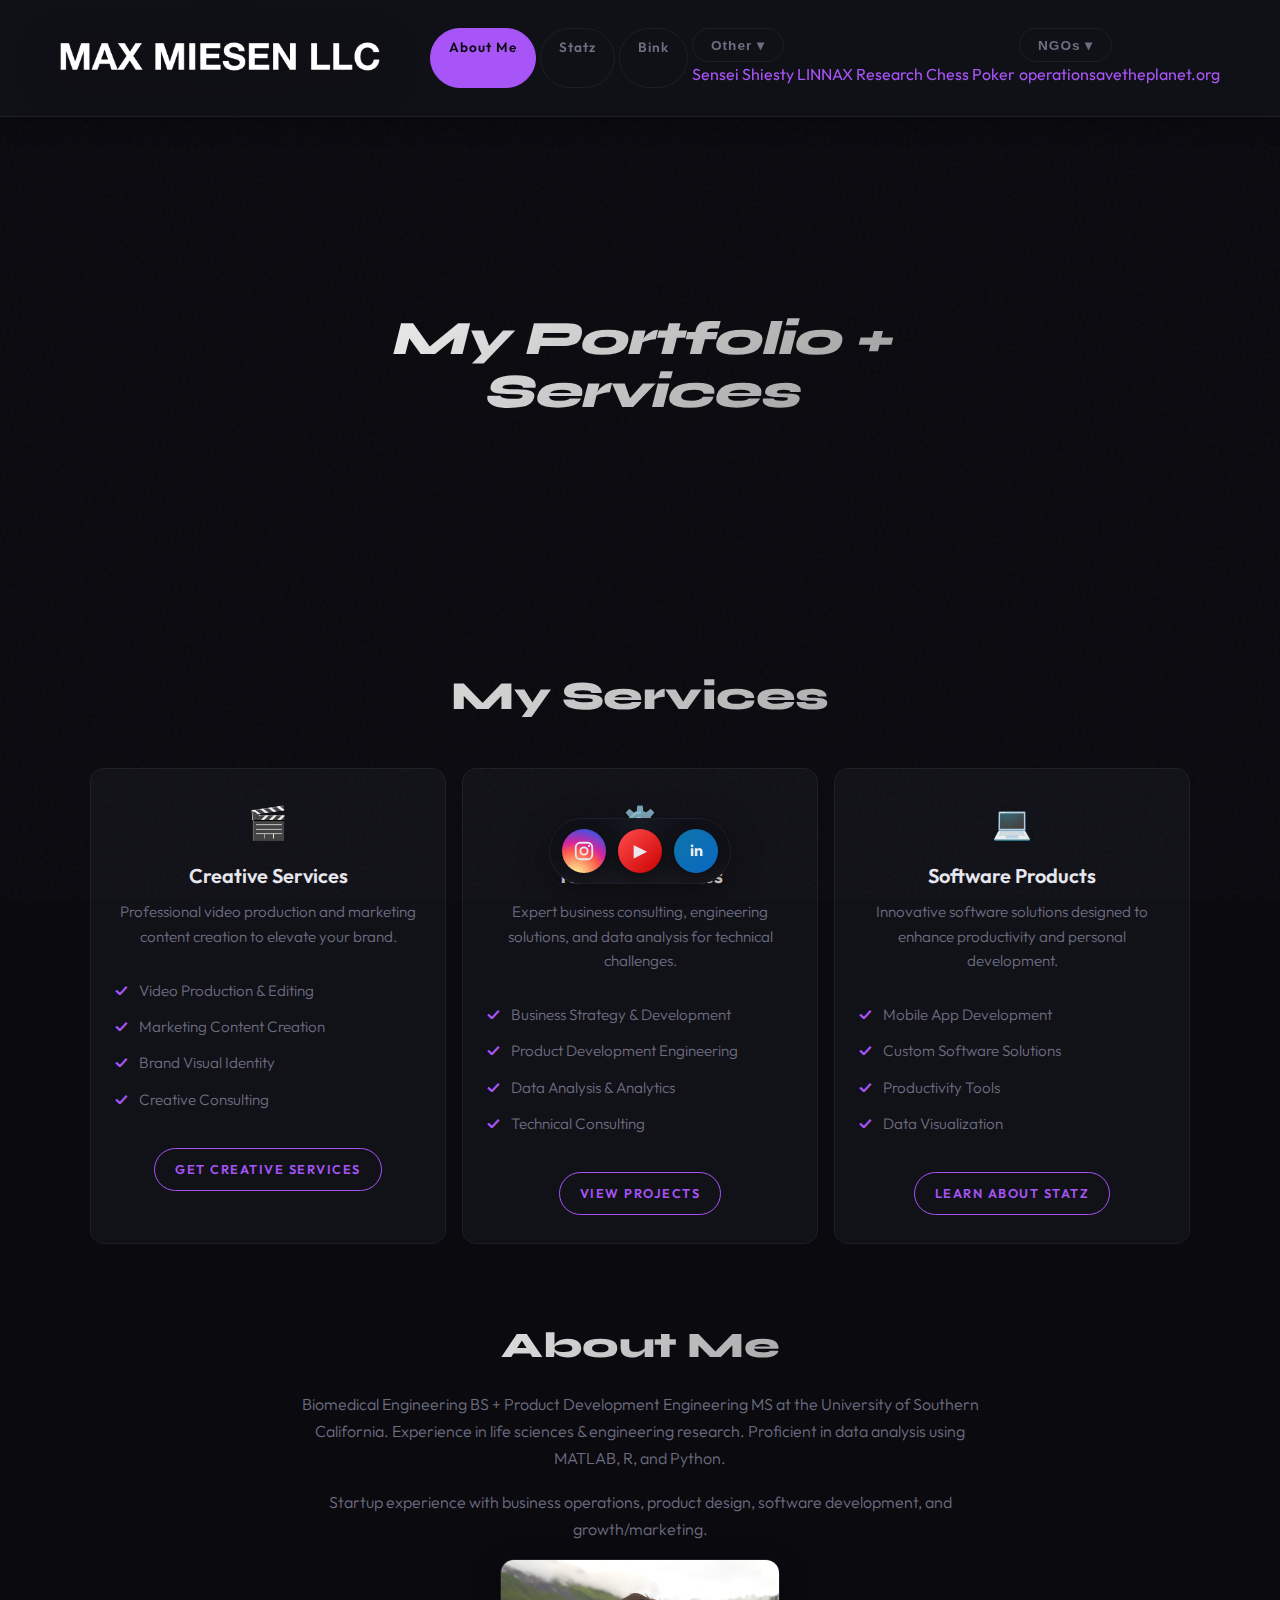
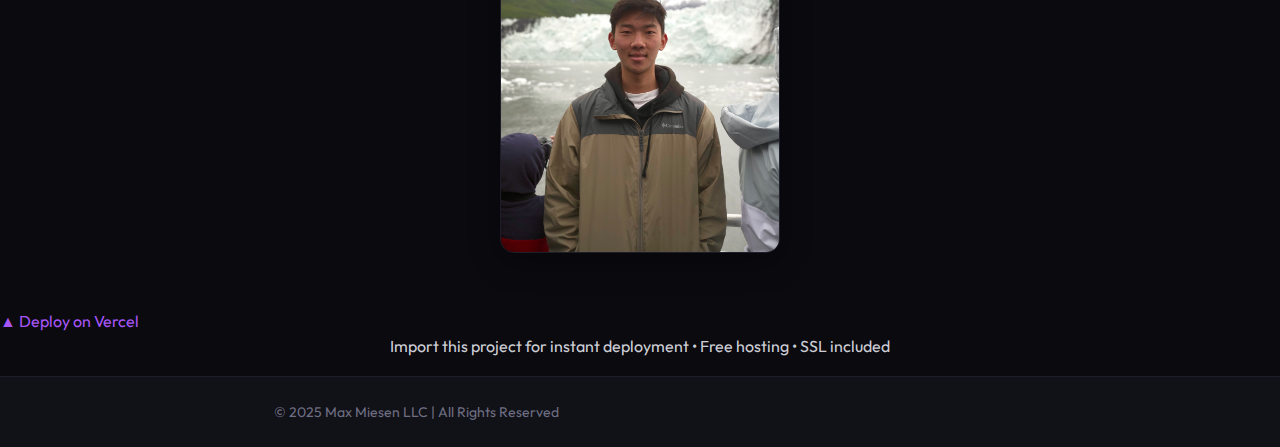
<file: about.html>
<!DOCTYPE html>
<html lang="en">
<head>
    <link href="https://fonts.googleapis.com/css2?family=Outfit:wght@300;400;500;600;700;800&family=Syne:wght@700;800&display=swap" rel="stylesheet">
    <link rel="stylesheet" href="styles.css?v=6.0">
    <link rel="icon" type="image/x-icon" href="/favicon.ico">
    <meta charset="UTF-8">
    <meta name="viewport" content="width=device-width, initial-scale=1.0">
    <title>About Me — Max Miesen LLC</title>
</head>
<body>
    <div class="noise-overlay" aria-hidden="true"></div>
    <div class="wrapper">
        <nav class="navbar top-tabs-nav">
            <div class="nav-container">
                <a href="index.html" class="nav-logo">
                    <img src="llctitle.png" alt="Max Miesen LLC" class="llc-title-img">
                </a>
                <div class="menu-toggle" aria-label="Toggle menu">&#9776;</div>
                <div class="nav-tabs">
                    <a href="index.html" class="nav-tab active" aria-selected="true">About Me</a>
                    <a href="statz.html" class="nav-tab" aria-selected="false">Statz</a>
                    <a href="bink.html" class="nav-tab" aria-selected="false">Bink</a>
                    <div class="nav-tab-dropdown">
                        <button class="nav-tab nav-tab-trigger" data-dropdown="other" aria-expanded="false" aria-haspopup="true">Other ▾</button>
                        <div class="nav-dropdown-menu" id="dropdown-other">
                            <a href="senseishiesty.html" class="nav-dropdown-item">Sensei Shiesty</a>
                            <a href="https://linnaxcreationsllc.vercel.app" target="_blank" rel="noopener noreferrer" class="nav-dropdown-item">LINNAX</a>
                            <a href="research.html" class="nav-dropdown-item">Research</a>
                            <a href="https://chess-poker.vercel.app" target="_blank" rel="noopener noreferrer" class="nav-dropdown-item">Chess Poker</a>
                        </div>
                    </div>
                    <div class="nav-tab-dropdown">
                        <button class="nav-tab nav-tab-trigger" data-dropdown="ngos" aria-expanded="false" aria-haspopup="true">NGOs ▾</button>
                        <div class="nav-dropdown-menu" id="dropdown-ngos">
                            <a href="https://operation-save-the-planet.vercel.app/" target="_blank" rel="noopener noreferrer" class="nav-dropdown-item">operationsavetheplanet.org</a>
                        </div>
                    </div>
                </div>
            </div>
        </nav>

        <main class="main-tab-content">
            <div class="index-hero">
                <div class="hero-content">
                    <h1 class="hero-title"><em>My Portfolio + Services</em></h1>
                </div>
            </div>
            <div id="services" class="main-services-section">
                <h2>My Services</h2>
                <div class="services-grid">
                    <div class="service-category creative">
                        <div class="service-icon">🎬</div>
                        <h3>Creative Services</h3>
                        <p>Professional video production and marketing content creation to elevate your brand.</p>
                        <ul class="service-list">
                            <li>Video Production & Editing</li>
                            <li>Marketing Content Creation</li>
                            <li>Brand Visual Identity</li>
                            <li>Creative Consulting</li>
                        </ul>
                        <div class="service-links">
                            <a href="mailto:maxmiesenfilms@gmail.com" class="service-link">Get Creative Services</a>
                        </div>
                    </div>
                    <div class="service-category technical">
                        <div class="service-icon">⚙️</div>
                        <h3>Technical Services</h3>
                        <p>Expert business consulting, engineering solutions, and data analysis for technical challenges.</p>
                        <ul class="service-list">
                            <li>Business Strategy & Development</li>
                            <li>Product Development Engineering</li>
                            <li>Data Analysis & Analytics</li>
                            <li>Technical Consulting</li>
                        </ul>
                        <div class="service-links">
                            <a href="research.html" class="service-link">View Projects</a>
                        </div>
                    </div>
                    <div class="service-category software">
                        <div class="service-icon">💻</div>
                        <h3>Software Products</h3>
                        <p>Innovative software solutions designed to enhance productivity and personal development.</p>
                        <ul class="service-list">
                            <li>Mobile App Development</li>
                            <li>Custom Software Solutions</li>
                            <li>Productivity Tools</li>
                            <li>Data Visualization</li>
                        </ul>
                        <div class="service-links">
                            <a href="statz.html" class="service-link">Learn About Statz</a>
                        </div>
                    </div>
                </div>
            </div>
            <div class="about-section">
                <div class="about-content">
                    <div class="about-text">
                        <h2>About Me</h2>
                        <p>
                            Biomedical Engineering BS + Product Development Engineering MS at the University of Southern California.
                            Experience in life sciences & engineering research. Proficient in data analysis using MATLAB, R, and Python.
                        </p>
                        <p>
                            Startup experience with business operations, product design, software development, and growth/marketing.
                        </p>
                    </div>
                    <div class="about-image">
                        <img src="profile.jpg" alt="Max Miesen" class="profile-img">
                    </div>
                </div>
            </div>
        </main>
    </div>

    <div class="vercel-deploy-section">
        <a href="https://vercel.com/new" target="_blank" rel="noopener noreferrer" class="vercel-deploy-link">
            <span class="vercel-deploy-icon">▲</span>
            Deploy on Vercel
        </a>
        <p class="vercel-deploy-note">Import this project for instant deployment • Free hosting • SSL included</p>
    </div>

    <div class="social-bar" aria-label="Social links">
        <a class="social-btn instagram" href="https://instagram.com/bymiesen" target="_blank" rel="noopener noreferrer" aria-label="Instagram">
            <svg aria-hidden="true" focusable="false" width="22" height="22" viewBox="0 0 24 24" role="img">
                <rect x="3" y="3" width="18" height="18" rx="5" ry="5" fill="none" stroke="currentColor" stroke-width="2" />
                <circle cx="12" cy="12" r="4" fill="none" stroke="currentColor" stroke-width="2" />
                <circle cx="17.5" cy="6.5" r="1.2" fill="currentColor" />
            </svg>
        </a>
        <a class="social-btn youtube" href="https://youtube.com/maxmiesen" target="_blank" rel="noopener noreferrer" aria-label="YouTube">
            <span aria-hidden="true">▶</span>
        </a>
        <a class="social-btn linkedin" href="https://linkedin.com/in/maxmiesen" target="_blank" rel="noopener noreferrer" aria-label="LinkedIn">
            <span aria-hidden="true">in</span>
        </a>
    </div>

    <footer>
        <p>&copy; 2025 Max Miesen LLC | All Rights Reserved</p>
    </footer>

    <script src="script.js"></script>
    <script>
        document.addEventListener('DOMContentLoaded', function() {
            const menuToggle = document.querySelector('.menu-toggle');
            const navTabs = document.querySelector('.nav-tabs');
            if (menuToggle && navTabs) {
                menuToggle.addEventListener('click', function(e) {
                    e.stopPropagation();
                    navTabs.classList.toggle('active');
                });
                document.addEventListener('click', function(e) {
                    if (!menuToggle.contains(e.target) && !navTabs.contains(e.target)) {
                        navTabs.classList.remove('active');
                    }
                });
            }
            const dropdownTriggers = document.querySelectorAll('.nav-tab-trigger');
            dropdownTriggers.forEach(trigger => {
                trigger.addEventListener('click', function(e) {
                    e.stopPropagation();
                    const dropdownId = this.getAttribute('data-dropdown');
                    const menu = document.getElementById('dropdown-' + dropdownId);
                    const isOpen = menu.classList.contains('active');
                    document.querySelectorAll('.nav-dropdown-menu').forEach(m => m.classList.remove('active'));
                    if (!isOpen) menu.classList.add('active');
                    this.setAttribute('aria-expanded', !isOpen);
                });
            });
            document.addEventListener('click', function() {
                document.querySelectorAll('.nav-dropdown-menu').forEach(m => m.classList.remove('active'));
                document.querySelectorAll('.nav-tab-trigger').forEach(t => t.setAttribute('aria-expanded', 'false'));
            });
        });
    </script>
</body>
</html>
</file>
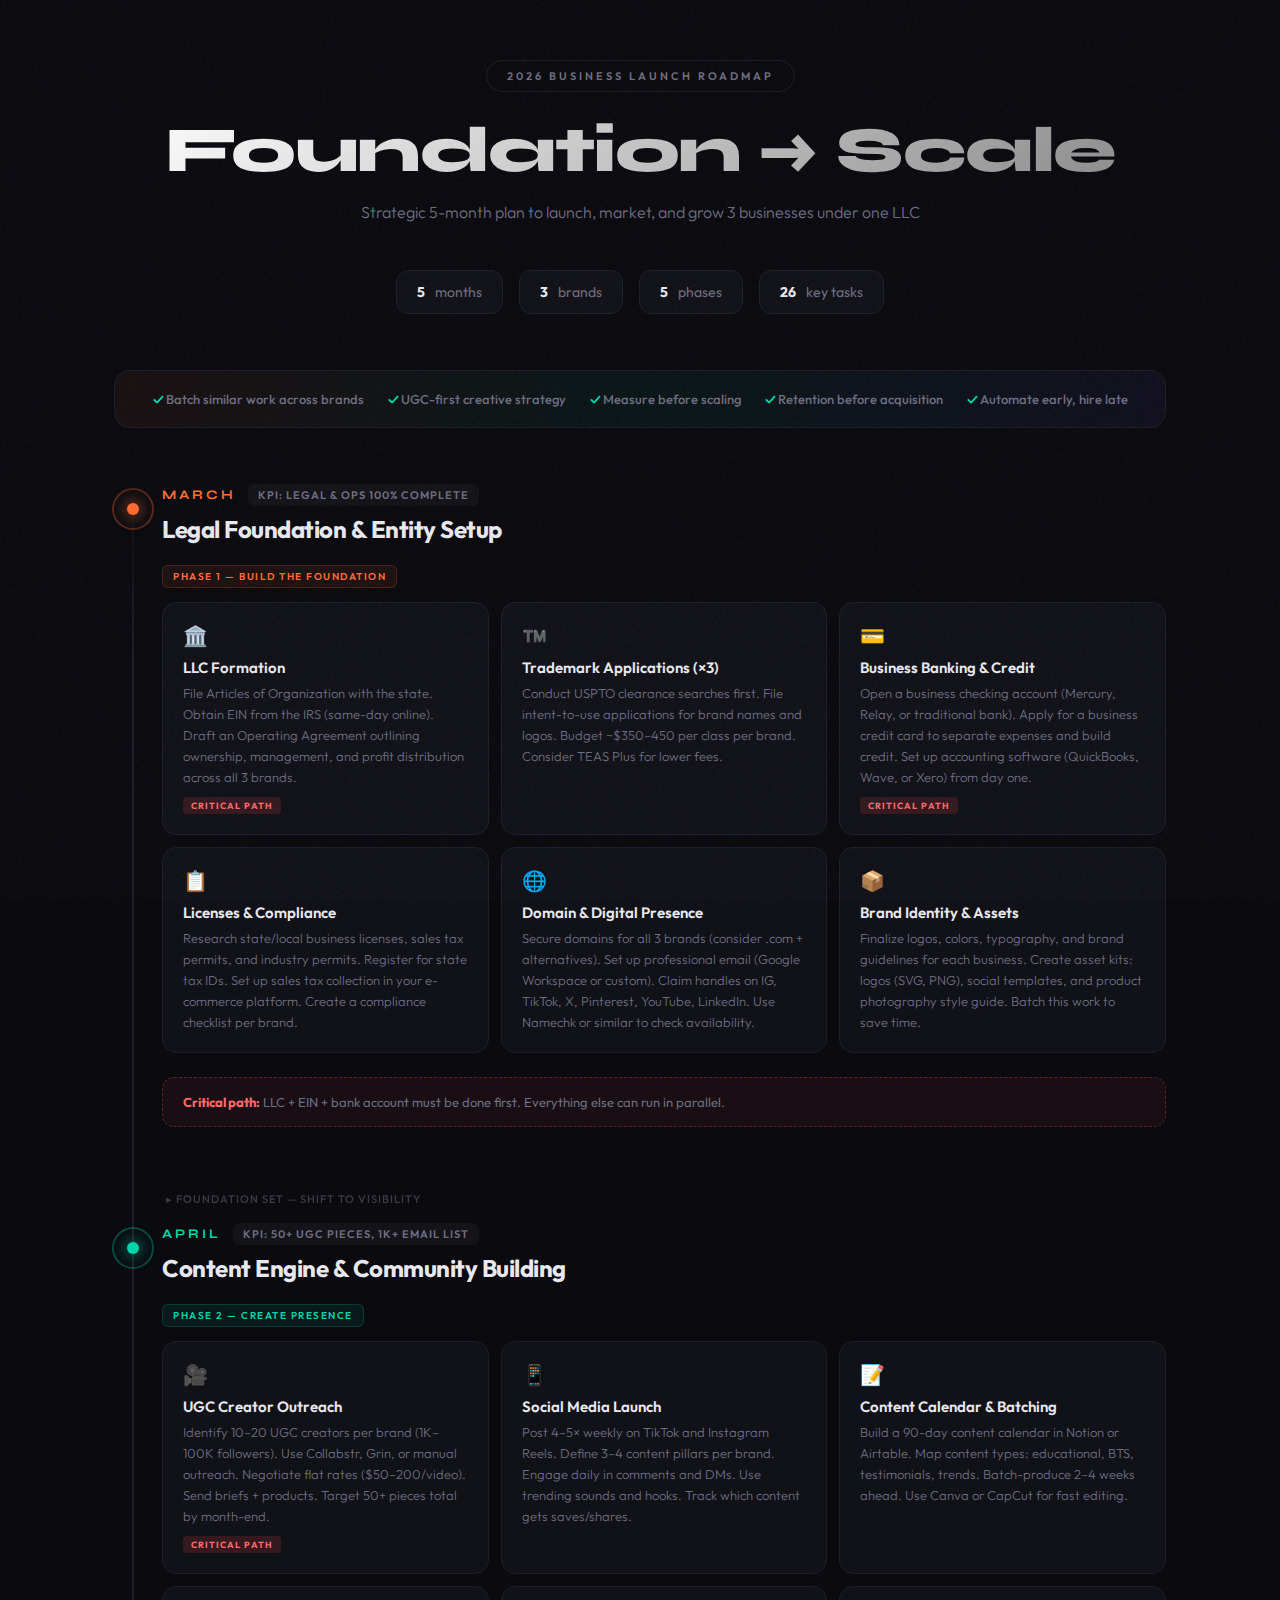
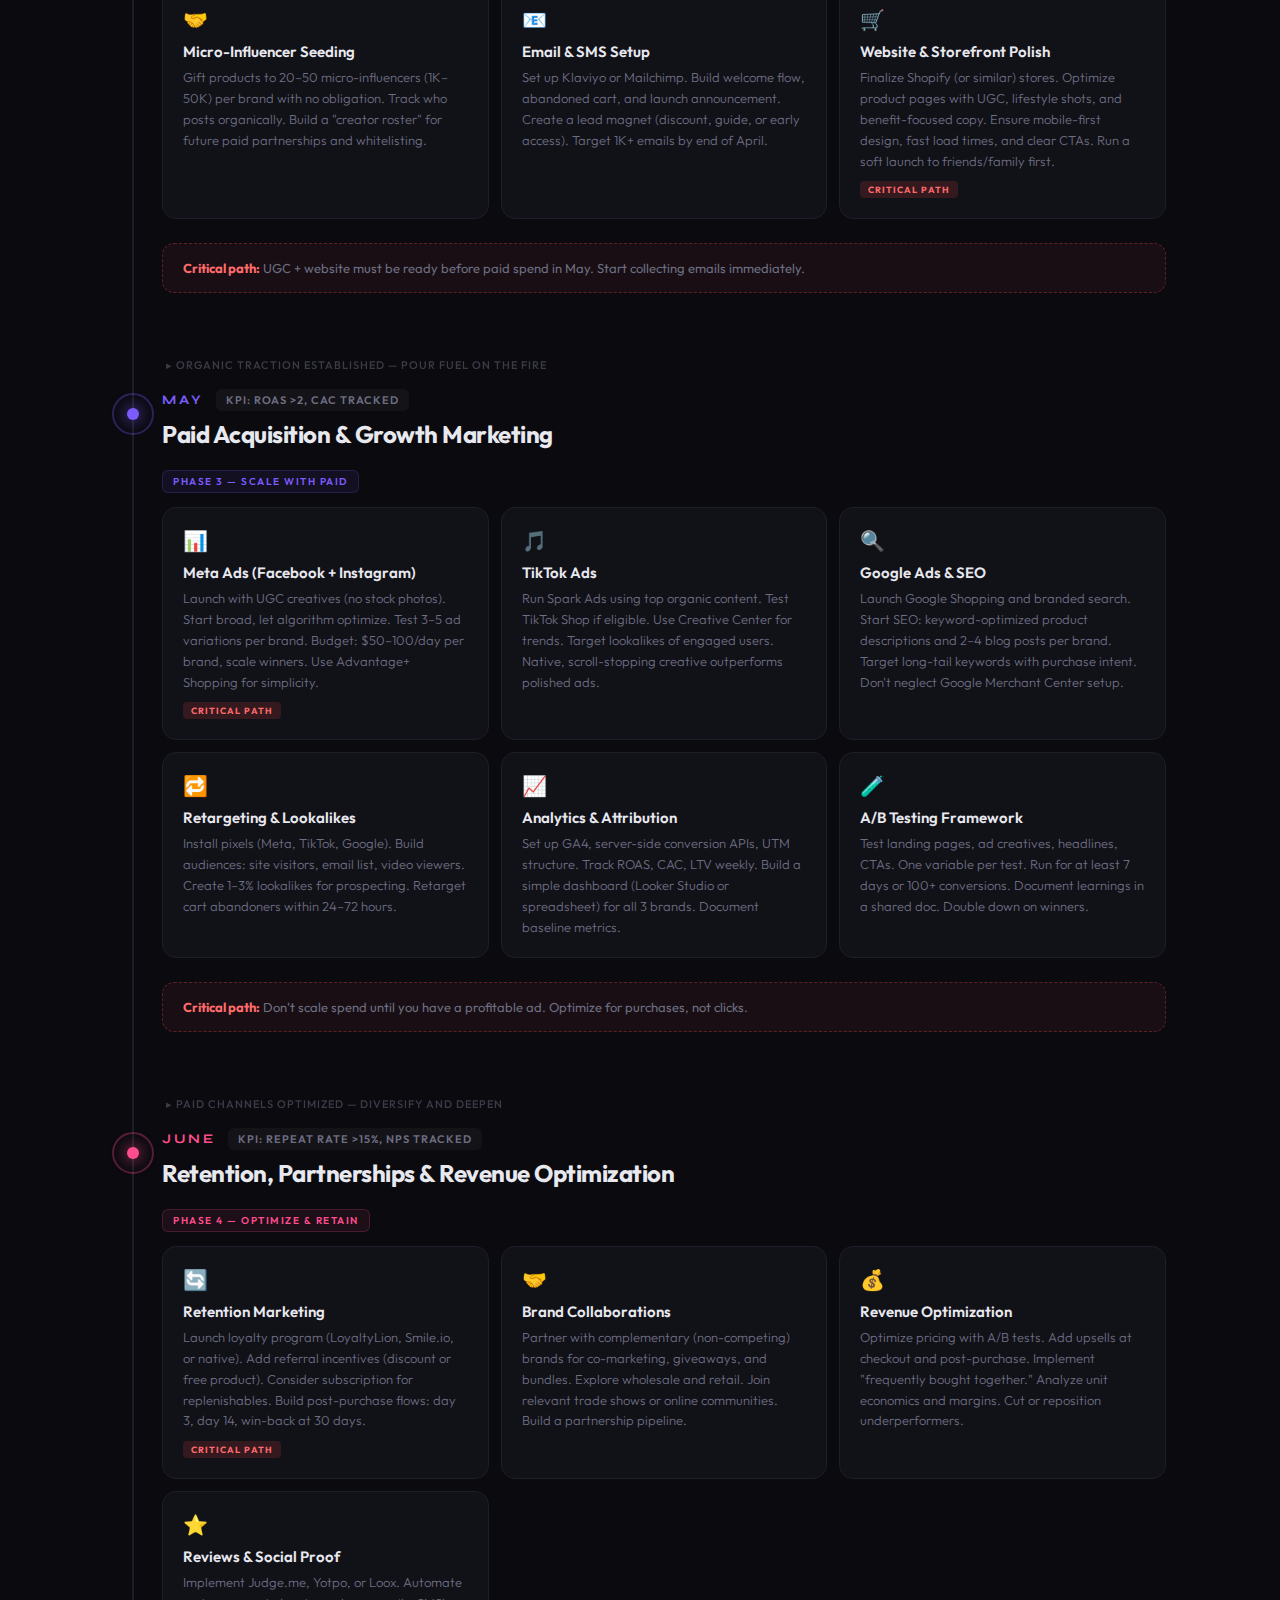
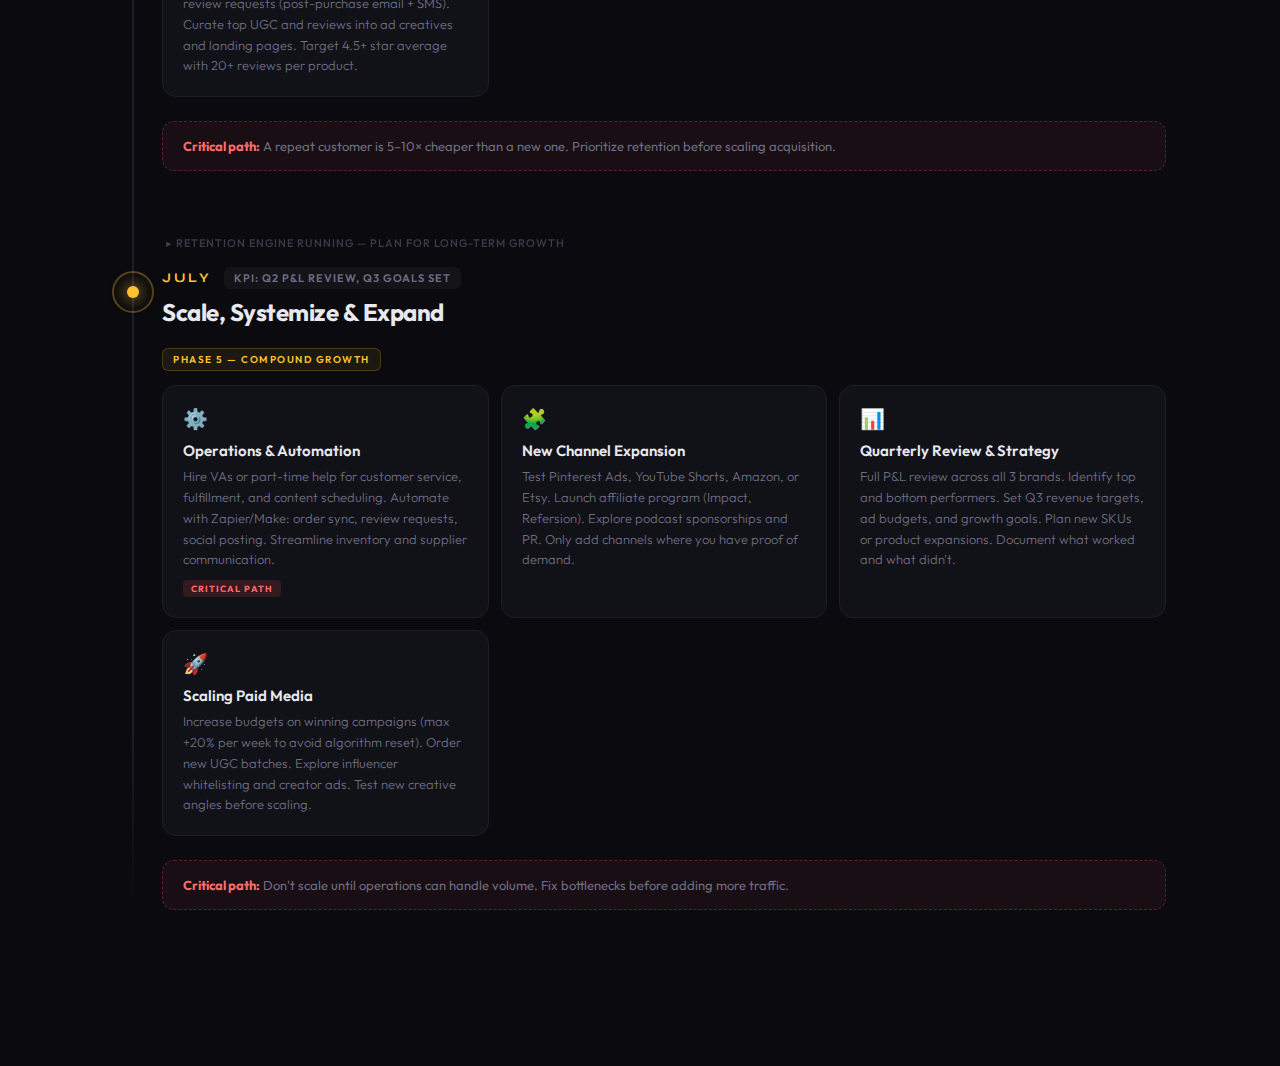
<file: business-launch-timeline.html>
<!DOCTYPE html>
<html lang="en">
<head>
<meta charset="UTF-8">
<meta name="viewport" content="width=device-width, initial-scale=1.0">
<title>Business Launch Timeline — 2026 Roadmap</title>
<link href="https://fonts.googleapis.com/css2?family=Outfit:wght@300;400;500;600;700;800&family=Syne:wght@700;800&display=swap" rel="stylesheet">
<style>
  :root {
    --bg: #0a0a0f;
    --card-bg: #111118;
    --border: #1e1e2a;
    --text: #e8e8ef;
    --text-muted: #6e6e82;
    --march: #ff6b35;
    --march-soft: rgba(255, 107, 53, 0.08);
    --april: #00d4aa;
    --april-soft: rgba(0, 212, 170, 0.08);
    --may: #7c5cfc;
    --may-soft: rgba(124, 92, 252, 0.08);
    --june: #ff4d8d;
    --june-soft: rgba(255, 77, 141, 0.08);
    --july: #ffc233;
    --july-soft: rgba(255, 194, 51, 0.08);
  }

  * { margin: 0; padding: 0; box-sizing: border-box; }

  body {
    background: var(--bg);
    color: var(--text);
    font-family: 'Outfit', sans-serif;
    min-height: 100vh;
    overflow-x: hidden;
  }

  .noise {
    position: fixed;
    top: 0; left: 0; width: 100%; height: 100%;
    opacity: 0.03;
    background-image: url("data:image/svg+xml,%3Csvg viewBox='0 0 256 256' xmlns='http://www.w3.org/2000/svg'%3E%3Cfilter id='n'%3E%3CfeTurbulence type='fractalNoise' baseFrequency='0.9' numOctaves='4' stitchTiles='stitch'/%3E%3C/filter%3E%3Crect width='100%25' height='100%25' filter='url(%23n)'/%3E%3C/svg%3E");
    pointer-events: none;
    z-index: 999;
  }

  .container {
    max-width: 1100px;
    margin: 0 auto;
    padding: 60px 24px 100px;
    position: relative;
  }

  .header {
    text-align: center;
    margin-bottom: 48px;
    animation: fadeUp 0.8s ease-out;
  }

  .header .tag {
    display: inline-block;
    font-size: 11px;
    font-weight: 600;
    letter-spacing: 3px;
    text-transform: uppercase;
    color: var(--text-muted);
    border: 1px solid var(--border);
    padding: 8px 20px;
    border-radius: 100px;
    margin-bottom: 24px;
  }

  .header h1 {
    font-family: 'Syne', sans-serif;
    font-size: clamp(36px, 6vw, 64px);
    font-weight: 800;
    line-height: 1.1;
    letter-spacing: -1.5px;
    background: linear-gradient(135deg, #fff 0%, #888 100%);
    -webkit-background-clip: text;
    -webkit-text-fill-color: transparent;
    background-clip: text;
  }

  .header p {
    color: var(--text-muted);
    font-size: 16px;
    margin-top: 16px;
    font-weight: 300;
  }

  /* Quick stats bar */
  .stats-bar {
    display: flex;
    flex-wrap: wrap;
    gap: 16px;
    justify-content: center;
    margin-bottom: 56px;
    animation: fadeUp 0.6s ease-out 0.2s both;
  }

  .stat-pill {
    background: var(--card-bg);
    border: 1px solid var(--border);
    border-radius: 12px;
    padding: 12px 20px;
    display: flex;
    align-items: center;
    gap: 10px;
    font-size: 14px;
  }

  .stat-pill strong { color: var(--text); }
  .stat-pill span { color: var(--text-muted); font-weight: 400; }

  /* Principles strip */
  .principles {
    background: linear-gradient(90deg, rgba(255,107,53,0.06), rgba(0,212,170,0.06), rgba(124,92,252,0.06));
    border: 1px solid var(--border);
    border-radius: 16px;
    padding: 20px 28px;
    margin-bottom: 56px;
    display: flex;
    flex-wrap: wrap;
    gap: 24px;
    justify-content: center;
    animation: fadeUp 0.6s ease-out 0.3s both;
  }

  .principles span {
    font-size: 13px;
    color: var(--text-muted);
    font-weight: 500;
  }

  .principles span::before {
    content: '✓ ';
    color: var(--april);
    font-weight: 700;
  }

  /* Timeline spine */
  .timeline {
    position: relative;
    padding-left: 48px;
  }

  .timeline::before {
    content: '';
    position: absolute;
    left: 18px;
    top: 0;
    bottom: 0;
    width: 2px;
    background: linear-gradient(
      to bottom,
      transparent,
      var(--border) 5%,
      var(--border) 95%,
      transparent
    );
  }

  /* Month block */
  .month {
    position: relative;
    margin-bottom: 56px;
    animation: fadeUp 0.6s ease-out both;
  }
  .month:nth-child(1) { animation-delay: 0.1s; }
  .month:nth-child(2) { animation-delay: 0.25s; }
  .month:nth-child(3) { animation-delay: 0.4s; }
  .month:nth-child(4) { animation-delay: 0.55s; }
  .month:nth-child(5) { animation-delay: 0.7s; }

  .month .dot {
    position: absolute;
    left: -48px;
    top: 6px;
    width: 38px;
    height: 38px;
    border-radius: 50%;
    display: flex;
    align-items: center;
    justify-content: center;
    z-index: 2;
  }

  .month .dot::before {
    content: '';
    width: 12px;
    height: 12px;
    border-radius: 50%;
    position: absolute;
  }

  .month .dot::after {
    content: '';
    width: 38px;
    height: 38px;
    border-radius: 50%;
    position: absolute;
    border: 2px solid;
    opacity: 0.3;
  }

  .month[data-color="march"] .dot::before { background: var(--march); box-shadow: 0 0 16px var(--march); }
  .month[data-color="march"] .dot::after { border-color: var(--march); }
  .month[data-color="april"] .dot::before { background: var(--april); box-shadow: 0 0 16px var(--april); }
  .month[data-color="april"] .dot::after { border-color: var(--april); }
  .month[data-color="may"] .dot::before { background: var(--may); box-shadow: 0 0 16px var(--may); }
  .month[data-color="may"] .dot::after { border-color: var(--may); }
  .month[data-color="june"] .dot::before { background: var(--june); box-shadow: 0 0 16px var(--june); }
  .month[data-color="june"] .dot::after { border-color: var(--june); }
  .month[data-color="july"] .dot::before { background: var(--july); box-shadow: 0 0 16px var(--july); }
  .month[data-color="july"] .dot::after { border-color: var(--july); }

  .month-header {
    display: flex;
    flex-wrap: wrap;
    align-items: baseline;
    gap: 12px;
    margin-bottom: 8px;
  }

  .month-label {
    font-family: 'Syne', sans-serif;
    font-size: 13px;
    font-weight: 700;
    letter-spacing: 3px;
    text-transform: uppercase;
  }

  .month[data-color="march"] .month-label { color: var(--march); }
  .month[data-color="april"] .month-label { color: var(--april); }
  .month[data-color="may"] .month-label { color: var(--may); }
  .month[data-color="june"] .month-label { color: var(--june); }
  .month[data-color="july"] .month-label { color: var(--july); }

  .month-kpi {
    font-size: 11px;
    font-weight: 600;
    letter-spacing: 1px;
    text-transform: uppercase;
    color: var(--text-muted);
    padding: 4px 10px;
    background: rgba(255,255,255,0.04);
    border-radius: 6px;
  }

  .month-title {
    font-size: 24px;
    font-weight: 700;
    letter-spacing: -0.5px;
    margin-bottom: 20px;
  }

  .tasks {
    display: grid;
    grid-template-columns: repeat(auto-fill, minmax(300px, 1fr));
    gap: 12px;
  }

  .task {
    background: var(--card-bg);
    border: 1px solid var(--border);
    border-radius: 14px;
    padding: 20px;
    transition: all 0.3s ease;
    cursor: default;
  }

  .task:hover {
    border-color: #2a2a3a;
    transform: translateY(-2px);
    box-shadow: 0 8px 32px rgba(0,0,0,0.3);
  }

  .month[data-color="march"] .task:hover { border-color: rgba(255,107,53,0.25); background: var(--march-soft); }
  .month[data-color="april"] .task:hover { border-color: rgba(0,212,170,0.25); background: var(--april-soft); }
  .month[data-color="may"] .task:hover { border-color: rgba(124,92,252,0.25); background: var(--may-soft); }
  .month[data-color="june"] .task:hover { border-color: rgba(255,77,141,0.25); background: var(--june-soft); }
  .month[data-color="july"] .task:hover { border-color: rgba(255,194,51,0.25); background: var(--july-soft); }

  .task-icon {
    font-size: 20px;
    margin-bottom: 10px;
  }

  .task-name {
    font-weight: 600;
    font-size: 15px;
    margin-bottom: 6px;
  }

  .task-detail {
    color: var(--text-muted);
    font-size: 13px;
    line-height: 1.6;
    font-weight: 300;
  }

  .task-priority {
    display: inline-block;
    font-size: 9px;
    font-weight: 700;
    letter-spacing: 1px;
    text-transform: uppercase;
    margin-top: 10px;
    padding: 3px 8px;
    border-radius: 4px;
    background: rgba(255,255,255,0.06);
    color: var(--text-muted);
  }

  .task-priority.critical { background: rgba(255,77,77,0.15); color: #ff6b6b; }

  .phase-badge {
    display: inline-block;
    font-size: 10px;
    font-weight: 600;
    letter-spacing: 1.5px;
    text-transform: uppercase;
    padding: 4px 10px;
    border-radius: 6px;
    margin-bottom: 14px;
  }

  .month[data-color="march"] .phase-badge { background: var(--march-soft); color: var(--march); border: 1px solid rgba(255,107,53,0.2); }
  .month[data-color="april"] .phase-badge { background: var(--april-soft); color: var(--april); border: 1px solid rgba(0,212,170,0.2); }
  .month[data-color="may"] .phase-badge { background: var(--may-soft); color: var(--may); border: 1px solid rgba(124,92,252,0.2); }
  .month[data-color="june"] .phase-badge { background: var(--june-soft); color: var(--june); border: 1px solid rgba(255,77,141,0.2); }
  .month[data-color="july"] .phase-badge { background: var(--july-soft); color: var(--july); border: 1px solid rgba(255,194,51,0.2); }

  .connector {
    height: 32px;
    display: flex;
    align-items: center;
    padding-left: 4px;
    margin-bottom: 8px;
  }

  .connector span {
    font-size: 11px;
    color: var(--text-muted);
    letter-spacing: 1px;
    text-transform: uppercase;
    font-weight: 500;
    opacity: 0.5;
  }

  .critical-path {
    background: rgba(255,77,77,0.06);
    border: 1px dashed rgba(255,77,77,0.3);
    border-radius: 12px;
    padding: 16px 20px;
    margin-top: 24px;
    font-size: 13px;
    color: var(--text-muted);
  }

  .critical-path strong { color: #ff6b6b; }

  @keyframes fadeUp {
    from { opacity: 0; transform: translateY(24px); }
    to { opacity: 1; transform: translateY(0); }
  }

  @media (max-width: 640px) {
    .container { padding: 40px 16px 80px; }
    .timeline { padding-left: 36px; }
    .timeline::before { left: 12px; }
    .month .dot { left: -36px; width: 26px; height: 26px; }
    .month .dot::before { width: 8px; height: 8px; }
    .month .dot::after { width: 26px; height: 26px; }
    .tasks { grid-template-columns: 1fr; }
    .principles { flex-direction: column; }
  }
</style>
</head>
<body>
<div class="noise"></div>
<div class="container">

  <div class="header">
    <div class="tag">2026 Business Launch Roadmap</div>
    <h1>Foundation → Scale</h1>
    <p>Strategic 5-month plan to launch, market, and grow 3 businesses under one LLC</p>
  </div>

  <div class="stats-bar">
    <div class="stat-pill"><strong>5</strong> <span>months</span></div>
    <div class="stat-pill"><strong>3</strong> <span>brands</span></div>
    <div class="stat-pill"><strong>5</strong> <span>phases</span></div>
    <div class="stat-pill"><strong>26</strong> <span>key tasks</span></div>
  </div>

  <div class="principles">
    <span>Batch similar work across brands</span>
    <span>UGC-first creative strategy</span>
    <span>Measure before scaling</span>
    <span>Retention before acquisition</span>
    <span>Automate early, hire late</span>
  </div>

  <div class="timeline">

    <!-- MARCH -->
    <div class="month" data-color="march">
      <div class="dot"></div>
      <div class="month-header">
        <div class="month-label">March</div>
        <div class="month-kpi">KPI: Legal & ops 100% complete</div>
      </div>
      <div class="month-title">Legal Foundation & Entity Setup</div>
      <div class="phase-badge">Phase 1 — Build the Foundation</div>
      <div class="tasks">
        <div class="task">
          <div class="task-icon">🏛️</div>
          <div class="task-name">LLC Formation</div>
          <div class="task-detail">File Articles of Organization with the state. Obtain EIN from the IRS (same-day online). Draft an Operating Agreement outlining ownership, management, and profit distribution across all 3 brands.</div>
          <div class="task-priority critical">Critical path</div>
        </div>
        <div class="task">
          <div class="task-icon">™️</div>
          <div class="task-name">Trademark Applications (×3)</div>
          <div class="task-detail">Conduct USPTO clearance searches first. File intent-to-use applications for brand names and logos. Budget ~$350–450 per class per brand. Consider TEAS Plus for lower fees.</div>
        </div>
        <div class="task">
          <div class="task-icon">💳</div>
          <div class="task-name">Business Banking & Credit</div>
          <div class="task-detail">Open a business checking account (Mercury, Relay, or traditional bank). Apply for a business credit card to separate expenses and build credit. Set up accounting software (QuickBooks, Wave, or Xero) from day one.</div>
          <div class="task-priority critical">Critical path</div>
        </div>
        <div class="task">
          <div class="task-icon">📋</div>
          <div class="task-name">Licenses & Compliance</div>
          <div class="task-detail">Research state/local business licenses, sales tax permits, and industry permits. Register for state tax IDs. Set up sales tax collection in your e-commerce platform. Create a compliance checklist per brand.</div>
        </div>
        <div class="task">
          <div class="task-icon">🌐</div>
          <div class="task-name">Domain & Digital Presence</div>
          <div class="task-detail">Secure domains for all 3 brands (consider .com + alternatives). Set up professional email (Google Workspace or custom). Claim handles on IG, TikTok, X, Pinterest, YouTube, LinkedIn. Use Namechk or similar to check availability.</div>
        </div>
        <div class="task">
          <div class="task-icon">📦</div>
          <div class="task-name">Brand Identity & Assets</div>
          <div class="task-detail">Finalize logos, colors, typography, and brand guidelines for each business. Create asset kits: logos (SVG, PNG), social templates, and product photography style guide. Batch this work to save time.</div>
        </div>
      </div>
      <div class="critical-path"><strong>Critical path:</strong> LLC + EIN + bank account must be done first. Everything else can run in parallel.</div>
    </div>

    <div class="connector"><span>▸ Foundation set — shift to visibility</span></div>

    <!-- APRIL -->
    <div class="month" data-color="april">
      <div class="dot"></div>
      <div class="month-header">
        <div class="month-label">April</div>
        <div class="month-kpi">KPI: 50+ UGC pieces, 1K+ email list</div>
      </div>
      <div class="month-title">Content Engine & Community Building</div>
      <div class="phase-badge">Phase 2 — Create Presence</div>
      <div class="tasks">
        <div class="task">
          <div class="task-icon">🎥</div>
          <div class="task-name">UGC Creator Outreach</div>
          <div class="task-detail">Identify 10–20 UGC creators per brand (1K–100K followers). Use Collabstr, Grin, or manual outreach. Negotiate flat rates ($50–200/video). Send briefs + products. Target 50+ pieces total by month-end.</div>
          <div class="task-priority critical">Critical path</div>
        </div>
        <div class="task">
          <div class="task-icon">📱</div>
          <div class="task-name">Social Media Launch</div>
          <div class="task-detail">Post 4–5× weekly on TikTok and Instagram Reels. Define 3–4 content pillars per brand. Engage daily in comments and DMs. Use trending sounds and hooks. Track which content gets saves/shares.</div>
        </div>
        <div class="task">
          <div class="task-icon">📝</div>
          <div class="task-name">Content Calendar & Batching</div>
          <div class="task-detail">Build a 90-day content calendar in Notion or Airtable. Map content types: educational, BTS, testimonials, trends. Batch-produce 2–4 weeks ahead. Use Canva or CapCut for fast editing.</div>
        </div>
        <div class="task">
          <div class="task-icon">🤝</div>
          <div class="task-name">Micro-Influencer Seeding</div>
          <div class="task-detail">Gift products to 20–50 micro-influencers (1K–50K) per brand with no obligation. Track who posts organically. Build a "creator roster" for future paid partnerships and whitelisting.</div>
        </div>
        <div class="task">
          <div class="task-icon">📧</div>
          <div class="task-name">Email & SMS Setup</div>
          <div class="task-detail">Set up Klaviyo or Mailchimp. Build welcome flow, abandoned cart, and launch announcement. Create a lead magnet (discount, guide, or early access). Target 1K+ emails by end of April.</div>
        </div>
        <div class="task">
          <div class="task-icon">🛒</div>
          <div class="task-name">Website & Storefront Polish</div>
          <div class="task-detail">Finalize Shopify (or similar) stores. Optimize product pages with UGC, lifestyle shots, and benefit-focused copy. Ensure mobile-first design, fast load times, and clear CTAs. Run a soft launch to friends/family first.</div>
          <div class="task-priority critical">Critical path</div>
        </div>
      </div>
      <div class="critical-path"><strong>Critical path:</strong> UGC + website must be ready before paid spend in May. Start collecting emails immediately.</div>
    </div>

    <div class="connector"><span>▸ Organic traction established — pour fuel on the fire</span></div>

    <!-- MAY -->
    <div class="month" data-color="may">
      <div class="dot"></div>
      <div class="month-header">
        <div class="month-label">May</div>
        <div class="month-kpi">KPI: ROAS &gt;2, CAC tracked</div>
      </div>
      <div class="month-title">Paid Acquisition & Growth Marketing</div>
      <div class="phase-badge">Phase 3 — Scale with Paid</div>
      <div class="tasks">
        <div class="task">
          <div class="task-icon">📊</div>
          <div class="task-name">Meta Ads (Facebook + Instagram)</div>
          <div class="task-detail">Launch with UGC creatives (no stock photos). Start broad, let algorithm optimize. Test 3–5 ad variations per brand. Budget: $50–100/day per brand, scale winners. Use Advantage+ Shopping for simplicity.</div>
          <div class="task-priority critical">Critical path</div>
        </div>
        <div class="task">
          <div class="task-icon">🎵</div>
          <div class="task-name">TikTok Ads</div>
          <div class="task-detail">Run Spark Ads using top organic content. Test TikTok Shop if eligible. Use Creative Center for trends. Target lookalikes of engaged users. Native, scroll-stopping creative outperforms polished ads.</div>
        </div>
        <div class="task">
          <div class="task-icon">🔍</div>
          <div class="task-name">Google Ads & SEO</div>
          <div class="task-detail">Launch Google Shopping and branded search. Start SEO: keyword-optimized product descriptions and 2–4 blog posts per brand. Target long-tail keywords with purchase intent. Don't neglect Google Merchant Center setup.</div>
        </div>
        <div class="task">
          <div class="task-icon">🔁</div>
          <div class="task-name">Retargeting & Lookalikes</div>
          <div class="task-detail">Install pixels (Meta, TikTok, Google). Build audiences: site visitors, email list, video viewers. Create 1–3% lookalikes for prospecting. Retarget cart abandoners within 24–72 hours.</div>
        </div>
        <div class="task">
          <div class="task-icon">📈</div>
          <div class="task-name">Analytics & Attribution</div>
          <div class="task-detail">Set up GA4, server-side conversion APIs, UTM structure. Track ROAS, CAC, LTV weekly. Build a simple dashboard (Looker Studio or spreadsheet) for all 3 brands. Document baseline metrics.</div>
        </div>
        <div class="task">
          <div class="task-icon">🧪</div>
          <div class="task-name">A/B Testing Framework</div>
          <div class="task-detail">Test landing pages, ad creatives, headlines, CTAs. One variable per test. Run for at least 7 days or 100+ conversions. Document learnings in a shared doc. Double down on winners.</div>
        </div>
      </div>
      <div class="critical-path"><strong>Critical path:</strong> Don't scale spend until you have a profitable ad. Optimize for purchases, not clicks.</div>
    </div>

    <div class="connector"><span>▸ Paid channels optimized — diversify and deepen</span></div>

    <!-- JUNE -->
    <div class="month" data-color="june">
      <div class="dot"></div>
      <div class="month-header">
        <div class="month-label">June</div>
        <div class="month-kpi">KPI: Repeat rate &gt;15%, NPS tracked</div>
      </div>
      <div class="month-title">Retention, Partnerships & Revenue Optimization</div>
      <div class="phase-badge">Phase 4 — Optimize & Retain</div>
      <div class="tasks">
        <div class="task">
          <div class="task-icon">🔄</div>
          <div class="task-name">Retention Marketing</div>
          <div class="task-detail">Launch loyalty program (LoyaltyLion, Smile.io, or native). Add referral incentives (discount or free product). Consider subscription for replenishables. Build post-purchase flows: day 3, day 14, win-back at 30 days.</div>
          <div class="task-priority critical">Critical path</div>
        </div>
        <div class="task">
          <div class="task-icon">🤝</div>
          <div class="task-name">Brand Collaborations</div>
          <div class="task-detail">Partner with complementary (non-competing) brands for co-marketing, giveaways, and bundles. Explore wholesale and retail. Join relevant trade shows or online communities. Build a partnership pipeline.</div>
        </div>
        <div class="task">
          <div class="task-icon">💰</div>
          <div class="task-name">Revenue Optimization</div>
          <div class="task-detail">Optimize pricing with A/B tests. Add upsells at checkout and post-purchase. Implement "frequently bought together." Analyze unit economics and margins. Cut or reposition underperformers.</div>
        </div>
        <div class="task">
          <div class="task-icon">⭐</div>
          <div class="task-name">Reviews & Social Proof</div>
          <div class="task-detail">Implement Judge.me, Yotpo, or Loox. Automate review requests (post-purchase email + SMS). Curate top UGC and reviews into ad creatives and landing pages. Target 4.5+ star average with 20+ reviews per product.</div>
        </div>
      </div>
      <div class="critical-path"><strong>Critical path:</strong> A repeat customer is 5–10× cheaper than a new one. Prioritize retention before scaling acquisition.</div>
    </div>

    <div class="connector"><span>▸ Retention engine running — plan for long-term growth</span></div>

    <!-- JULY -->
    <div class="month" data-color="july">
      <div class="dot"></div>
      <div class="month-header">
        <div class="month-label">July</div>
        <div class="month-kpi">KPI: Q2 P&L review, Q3 goals set</div>
      </div>
      <div class="month-title">Scale, Systemize & Expand</div>
      <div class="phase-badge">Phase 5 — Compound Growth</div>
      <div class="tasks">
        <div class="task">
          <div class="task-icon">⚙️</div>
          <div class="task-name">Operations & Automation</div>
          <div class="task-detail">Hire VAs or part-time help for customer service, fulfillment, and content scheduling. Automate with Zapier/Make: order sync, review requests, social posting. Streamline inventory and supplier communication.</div>
          <div class="task-priority critical">Critical path</div>
        </div>
        <div class="task">
          <div class="task-icon">🧩</div>
          <div class="task-name">New Channel Expansion</div>
          <div class="task-detail">Test Pinterest Ads, YouTube Shorts, Amazon, or Etsy. Launch affiliate program (Impact, Refersion). Explore podcast sponsorships and PR. Only add channels where you have proof of demand.</div>
        </div>
        <div class="task">
          <div class="task-icon">📊</div>
          <div class="task-name">Quarterly Review & Strategy</div>
          <div class="task-detail">Full P&L review across all 3 brands. Identify top and bottom performers. Set Q3 revenue targets, ad budgets, and growth goals. Plan new SKUs or product expansions. Document what worked and what didn't.</div>
        </div>
        <div class="task">
          <div class="task-icon">🚀</div>
          <div class="task-name">Scaling Paid Media</div>
          <div class="task-detail">Increase budgets on winning campaigns (max +20% per week to avoid algorithm reset). Order new UGC batches. Explore influencer whitelisting and creator ads. Test new creative angles before scaling.</div>
        </div>
      </div>
      <div class="critical-path"><strong>Critical path:</strong> Don't scale until operations can handle volume. Fix bottlenecks before adding more traffic.</div>
    </div>

  </div>
</div>
</body>
</html>
</file>
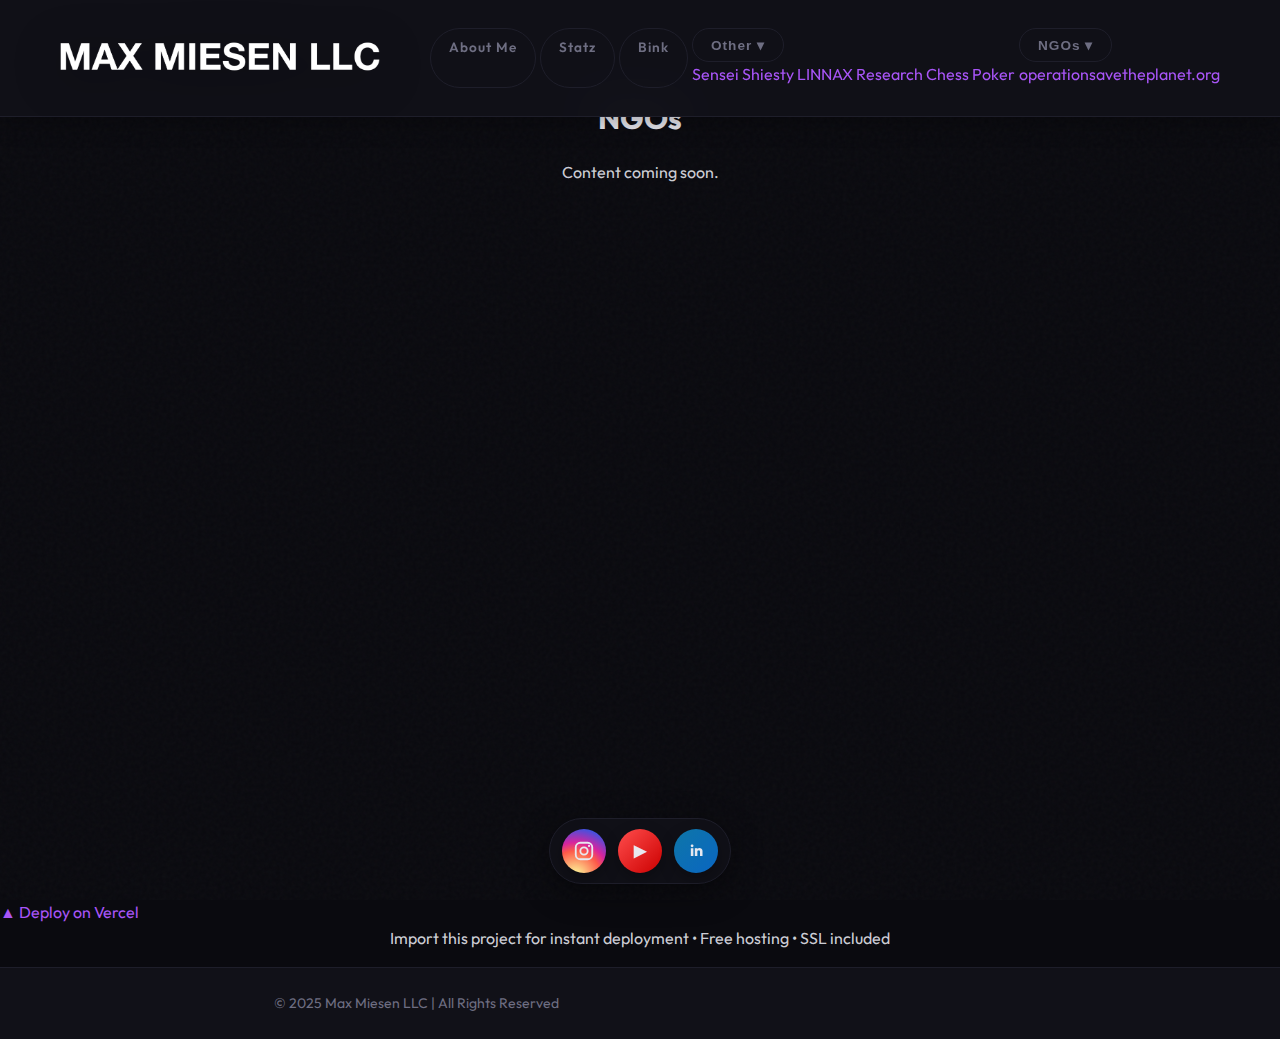
<file: ngos.html>
<!DOCTYPE html>
<html lang="en">
<head>
    <link href="https://fonts.googleapis.com/css2?family=Outfit:wght@300;400;500;600;700;800&family=Syne:wght@700;800&display=swap" rel="stylesheet">
    <link rel="stylesheet" href="styles.css?v=6.0">
    <link rel="icon" type="image/x-icon" href="/favicon.ico">
    <meta charset="UTF-8">
    <meta name="viewport" content="width=device-width, initial-scale=1.0">
    <title>NGOs — Max Miesen LLC</title>
</head>
<body>
    <div class="noise-overlay" aria-hidden="true"></div>
    <div class="wrapper">
        <nav class="navbar top-tabs-nav">
            <div class="nav-container">
                <a href="index.html" class="nav-logo">
                    <img src="llctitle.png" alt="Max Miesen LLC" class="llc-title-img">
                </a>
                <div class="menu-toggle" aria-label="Toggle menu">&#9776;</div>
                <div class="nav-tabs">
                    <a href="about.html" class="nav-tab" aria-selected="false">About Me</a>
                    <a href="index.html" class="nav-tab" aria-selected="false">Statz</a>
                    <a href="bink.html" class="nav-tab" aria-selected="false">Bink</a>
                    <div class="nav-tab-dropdown">
                        <button class="nav-tab nav-tab-trigger" data-dropdown="other" aria-expanded="false" aria-haspopup="true">Other ▾</button>
                        <div class="nav-dropdown-menu" id="dropdown-other">
                            <a href="senseishiesty.html" class="nav-dropdown-item">Sensei Shiesty</a>
                            <a href="https://linnaxcreationsllc.vercel.app" target="_blank" rel="noopener noreferrer" class="nav-dropdown-item">LINNAX</a>
                            <a href="research.html" class="nav-dropdown-item">Research</a>
                            <a href="https://chess-poker.vercel.app" target="_blank" rel="noopener noreferrer" class="nav-dropdown-item">Chess Poker</a>
                        </div>
                    </div>
                    <div class="nav-tab-dropdown">
                        <button class="nav-tab nav-tab-trigger" data-dropdown="ngos" aria-expanded="false" aria-haspopup="true">NGOs ▾</button>
                        <div class="nav-dropdown-menu" id="dropdown-ngos">
                            <a href="https://operation-save-the-planet.vercel.app/" target="_blank" rel="noopener noreferrer" class="nav-dropdown-item">operationsavetheplanet.org</a>
                        </div>
                    </div>
                </div>
            </div>
        </nav>

        <main class="main-tab-content">
            <div class="ngos-section">
                <h2>NGOs</h2>
                <p class="ngos-placeholder">Content coming soon.</p>
            </div>
        </main>
    </div>

    <div class="vercel-deploy-section">
        <a href="https://vercel.com/new" target="_blank" rel="noopener noreferrer" class="vercel-deploy-link">
            <span class="vercel-deploy-icon">▲</span>
            Deploy on Vercel
        </a>
        <p class="vercel-deploy-note">Import this project for instant deployment • Free hosting • SSL included</p>
    </div>

    <div class="social-bar" aria-label="Social links">
        <a class="social-btn instagram" href="https://instagram.com/bymiesen" target="_blank" rel="noopener noreferrer" aria-label="Instagram">
            <svg aria-hidden="true" focusable="false" width="22" height="22" viewBox="0 0 24 24" role="img">
                <rect x="3" y="3" width="18" height="18" rx="5" ry="5" fill="none" stroke="currentColor" stroke-width="2" />
                <circle cx="12" cy="12" r="4" fill="none" stroke="currentColor" stroke-width="2" />
                <circle cx="17.5" cy="6.5" r="1.2" fill="currentColor" />
            </svg>
        </a>
        <a class="social-btn youtube" href="https://youtube.com/maxmiesen" target="_blank" rel="noopener noreferrer" aria-label="YouTube">
            <span aria-hidden="true">▶</span>
        </a>
        <a class="social-btn linkedin" href="https://linkedin.com/in/maxmiesen" target="_blank" rel="noopener noreferrer" aria-label="LinkedIn">
            <span aria-hidden="true">in</span>
        </a>
    </div>

    <footer>
        <p>&copy; 2025 Max Miesen LLC | All Rights Reserved</p>
    </footer>

    <script src="script.js"></script>
    <script>
        document.addEventListener('DOMContentLoaded', function() {
            const menuToggle = document.querySelector('.menu-toggle');
            const navTabs = document.querySelector('.nav-tabs');
            if (menuToggle && navTabs) {
                menuToggle.addEventListener('click', function(e) {
                    e.stopPropagation();
                    navTabs.classList.toggle('active');
                });
                document.addEventListener('click', function(e) {
                    if (!menuToggle.contains(e.target) && !navTabs.contains(e.target)) {
                        navTabs.classList.remove('active');
                    }
                });
            }
            const dropdownTriggers = document.querySelectorAll('.nav-tab-trigger');
            dropdownTriggers.forEach(trigger => {
                trigger.addEventListener('click', function(e) {
                    e.stopPropagation();
                    const dropdownId = this.getAttribute('data-dropdown');
                    const menu = document.getElementById('dropdown-' + dropdownId);
                    const isOpen = menu.classList.contains('active');
                    document.querySelectorAll('.nav-dropdown-menu').forEach(m => m.classList.remove('active'));
                    if (!isOpen) menu.classList.add('active');
                    this.setAttribute('aria-expanded', !isOpen);
                });
            });
            document.addEventListener('click', function() {
                document.querySelectorAll('.nav-dropdown-menu').forEach(m => m.classList.remove('active'));
                document.querySelectorAll('.nav-tab-trigger').forEach(t => t.setAttribute('aria-expanded', 'false'));
            });
        });
    </script>
</body>
</html>
</file>
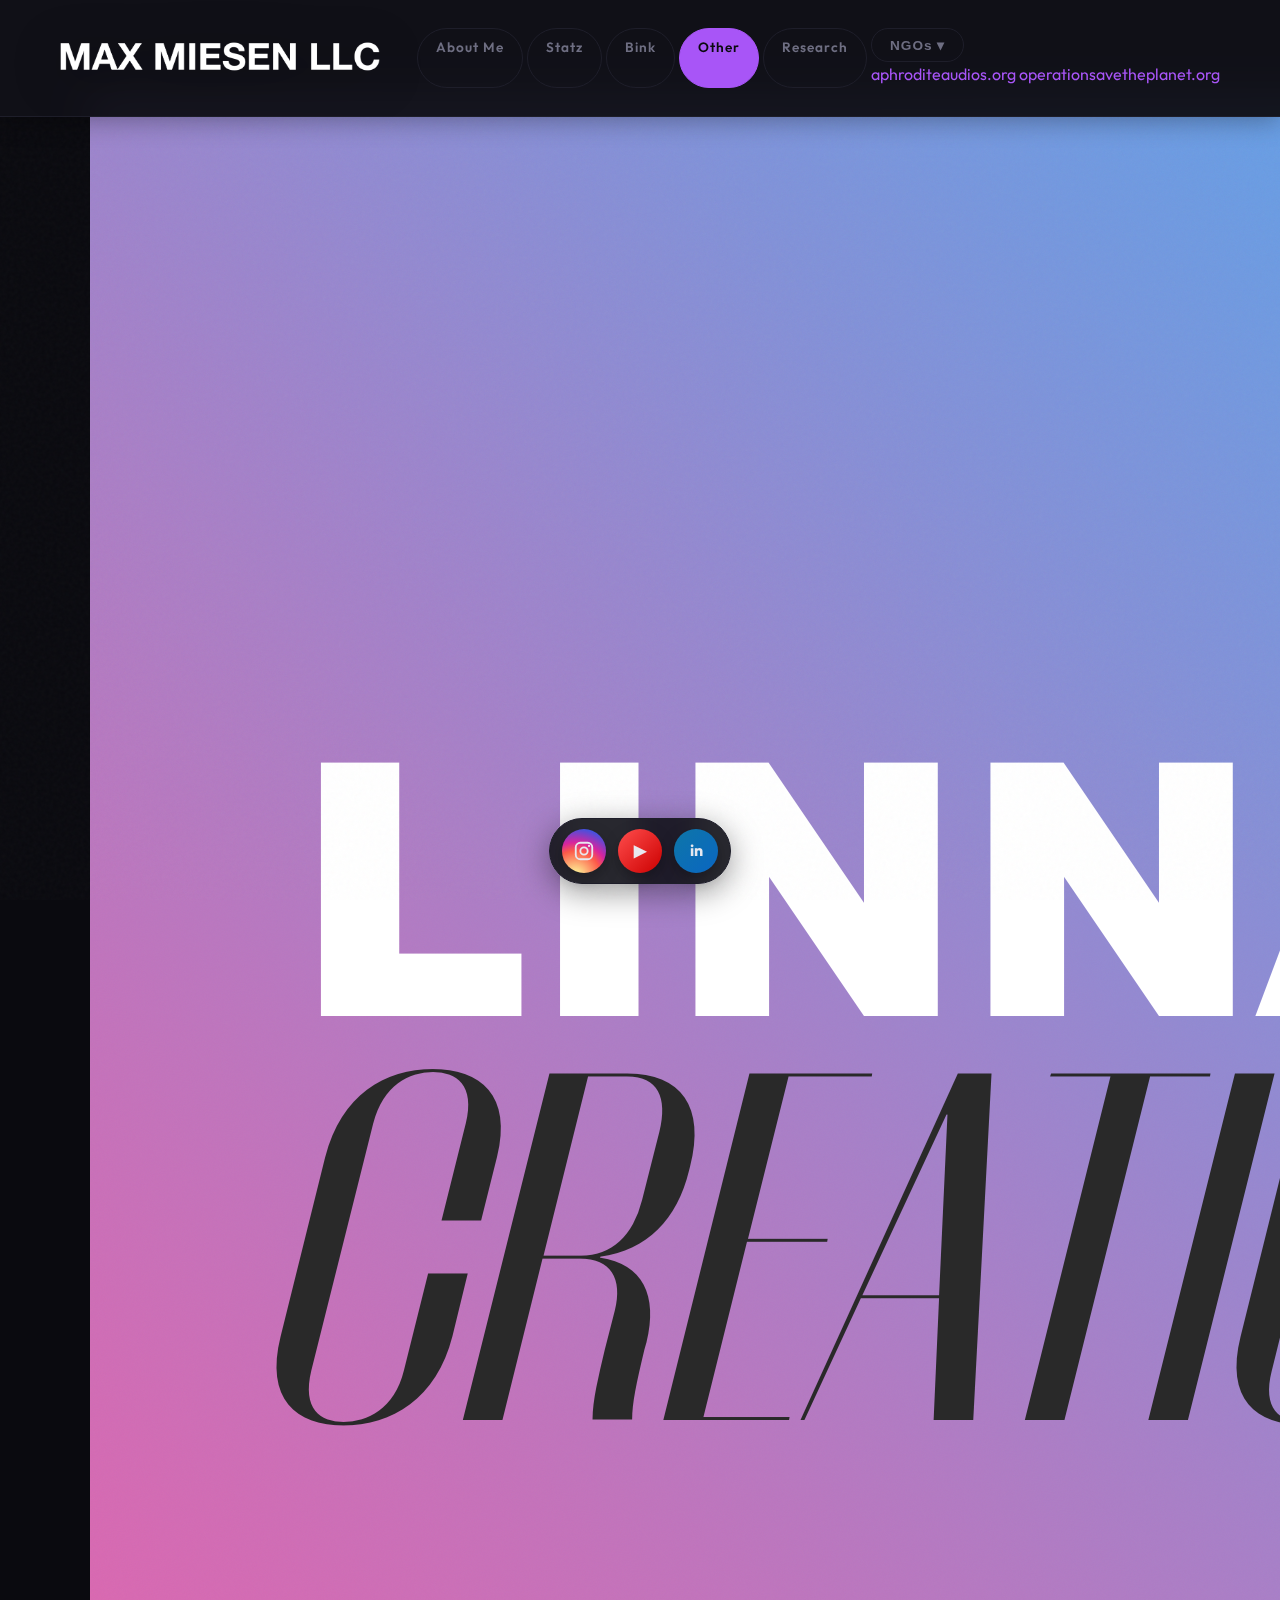
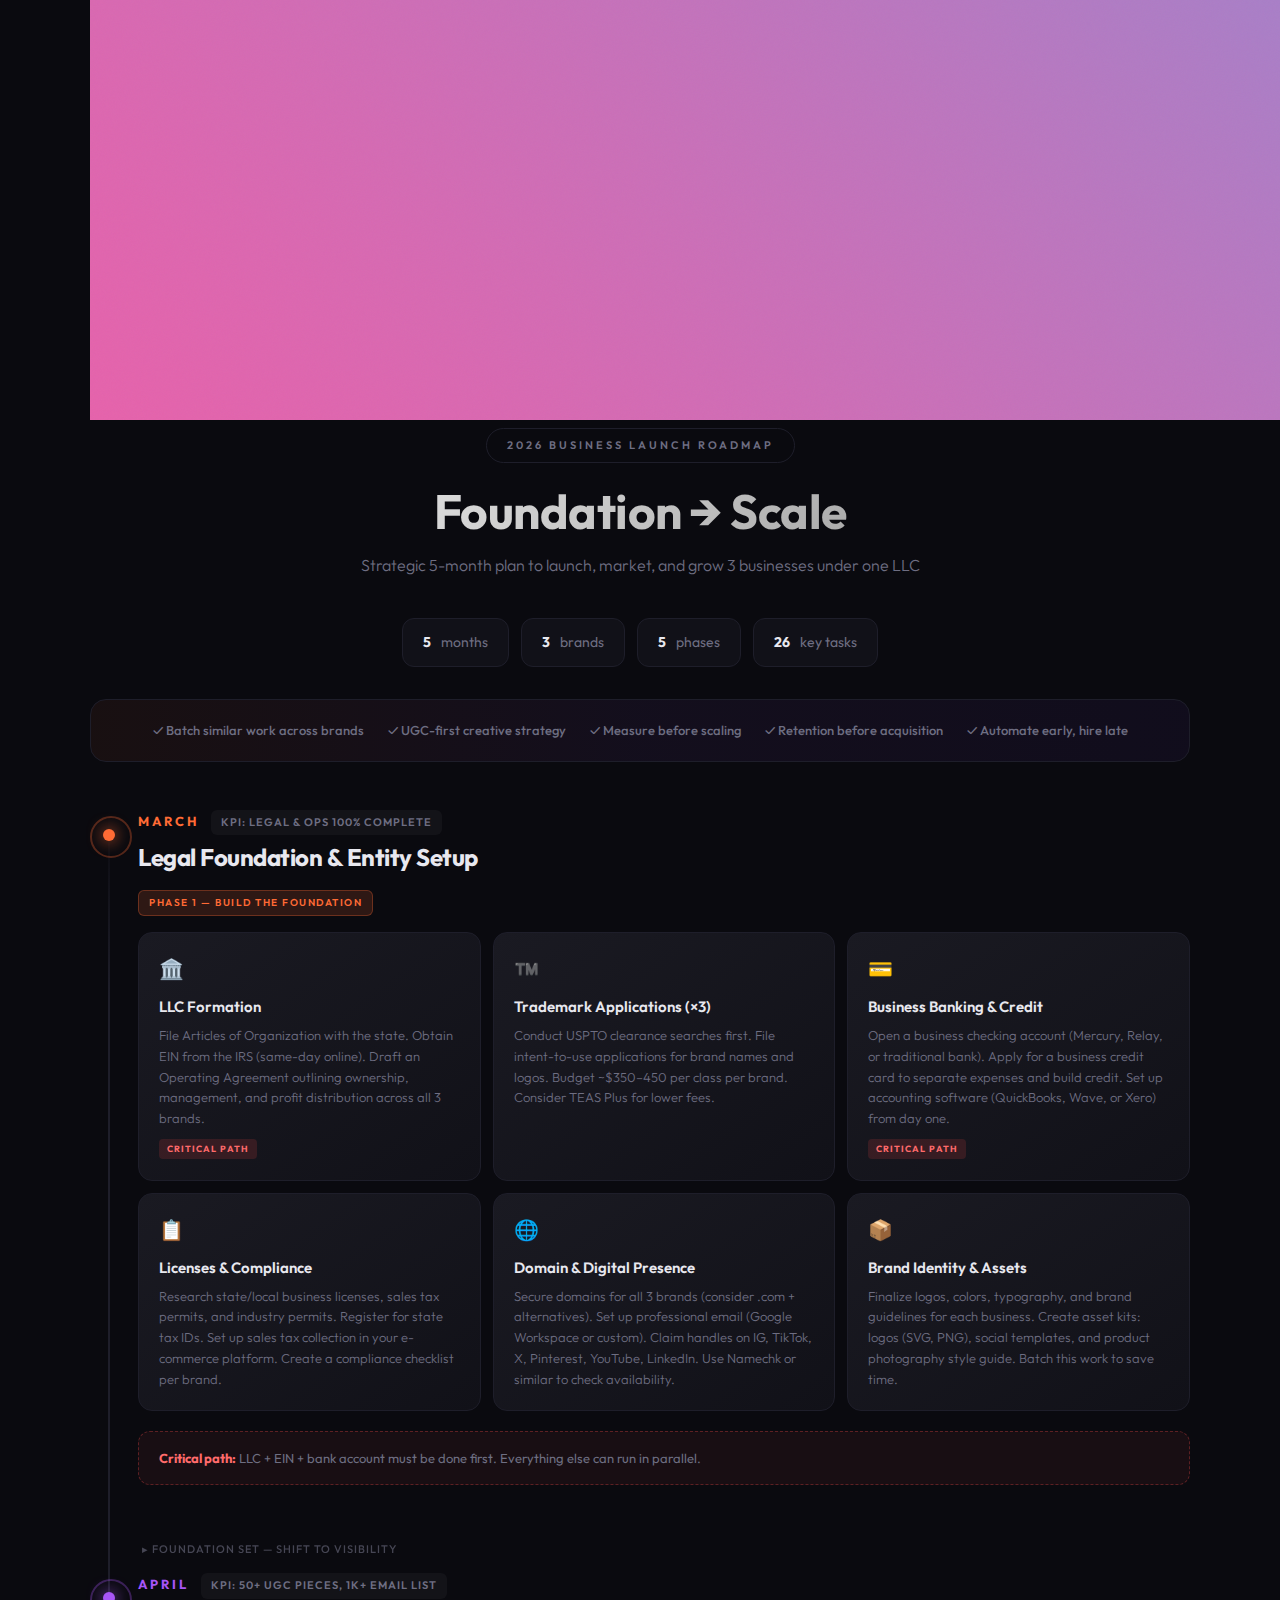
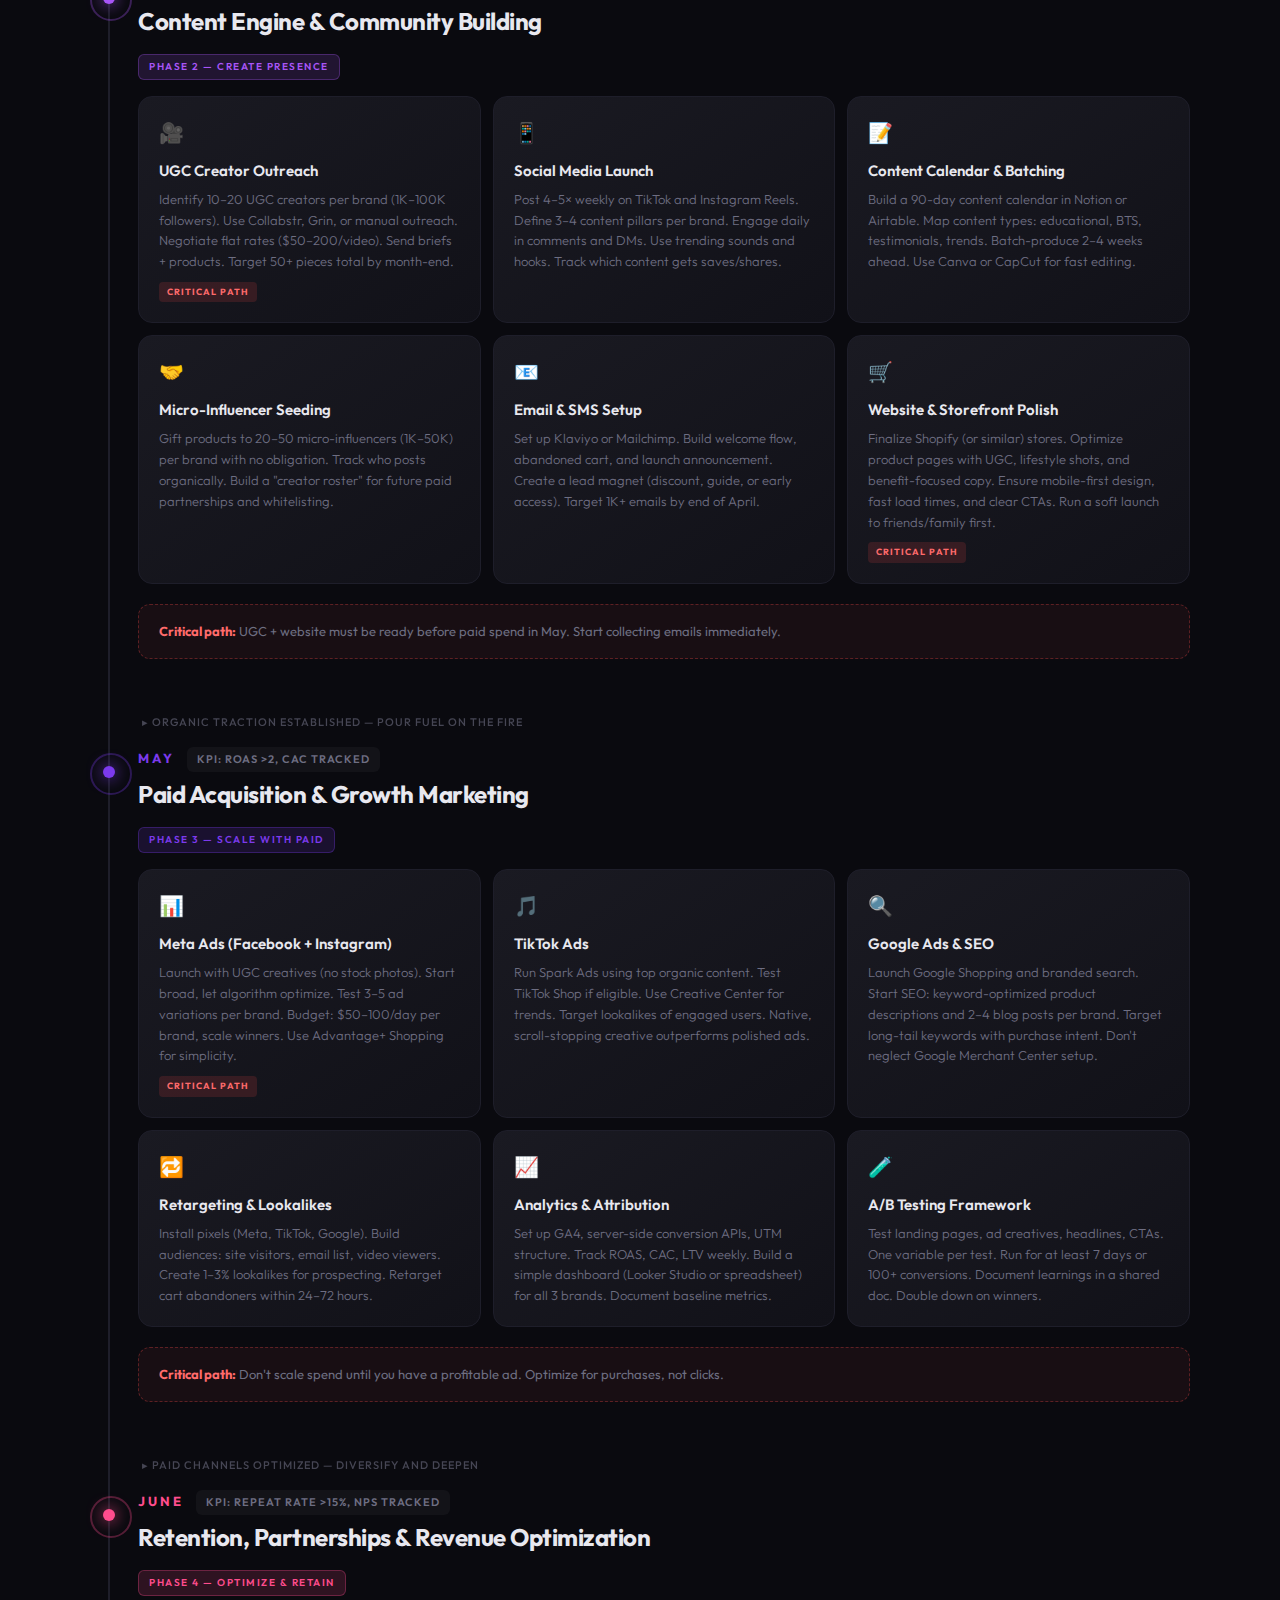
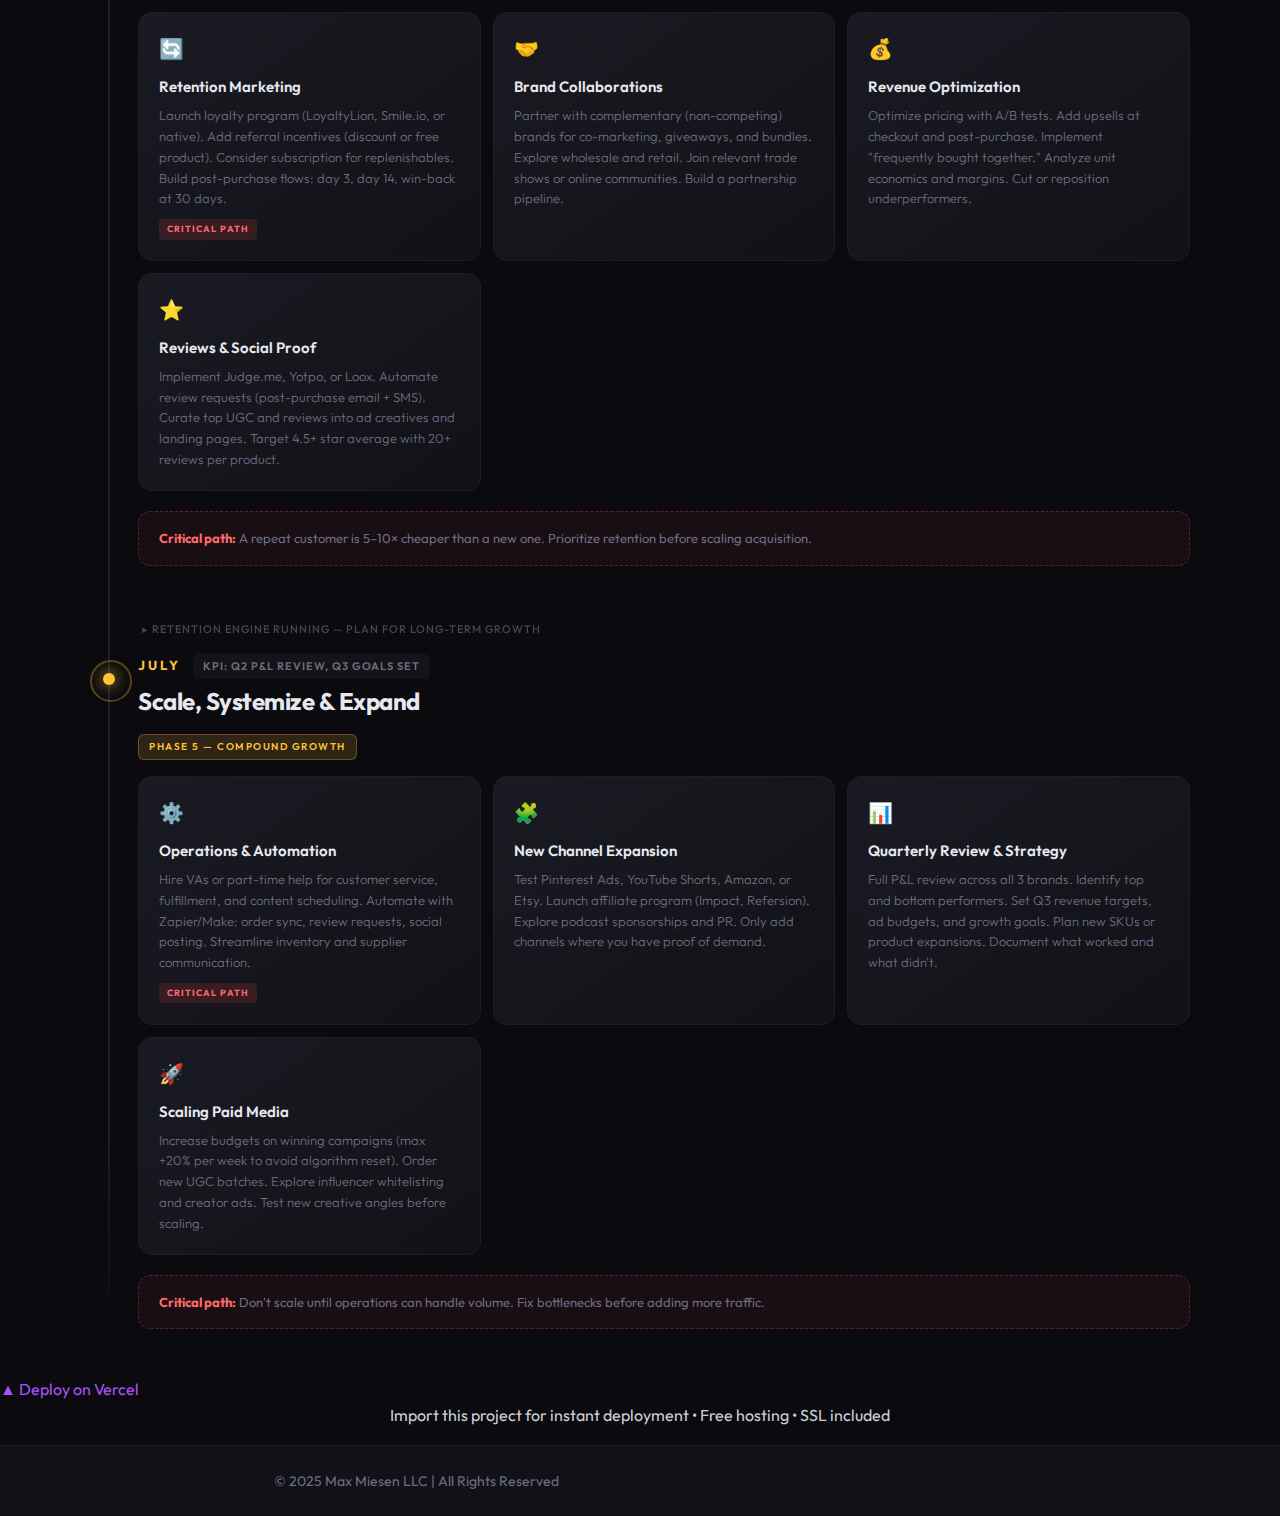
<file: other.html>
<!DOCTYPE html>
<html lang="en">
<head>
    <link href="https://fonts.googleapis.com/css2?family=Outfit:wght@300;400;500;600;700;800&family=Syne:wght@700;800&display=swap" rel="stylesheet">
    <link rel="stylesheet" href="styles.css?v=6.0">
    <link rel="icon" type="image/x-icon" href="/favicon.ico">
    <meta charset="UTF-8">
    <meta name="viewport" content="width=device-width, initial-scale=1.0">
    <title>Other — Max Miesen LLC</title>
</head>
<body>
    <div class="noise-overlay" aria-hidden="true"></div>
    <div class="wrapper">
        <nav class="navbar top-tabs-nav">
            <div class="nav-container">
                <a href="index.html" class="nav-logo">
                    <img src="llctitle.png" alt="Max Miesen LLC" class="llc-title-img">
                </a>
                <div class="menu-toggle" aria-label="Toggle menu">&#9776;</div>
                <div class="nav-tabs">
                    <a href="about.html" class="nav-tab" aria-selected="false">About Me</a>
                    <a href="index.html" class="nav-tab" aria-selected="false">Statz</a>
                    <a href="bink.html" class="nav-tab" aria-selected="false">Bink</a>
                    <a href="other.html" class="nav-tab active" aria-selected="true">Other</a>
                    <a href="research.html" class="nav-tab" aria-selected="false">Research</a>
                    <div class="nav-tab-dropdown">
                        <button class="nav-tab nav-tab-trigger" data-dropdown="ngos" aria-expanded="false" aria-haspopup="true">NGOs ▾</button>
                        <div class="nav-dropdown-menu" id="dropdown-ngos">
                            <a href="https://aphroditeaudioscom.vercel.app/" target="_blank" rel="noopener noreferrer" class="nav-dropdown-item">aphroditeaudios.org</a>
                            <a href="https://operation-save-the-planet.vercel.app/" target="_blank" rel="noopener noreferrer" class="nav-dropdown-item">operationsavetheplanet.org</a>
                        </div>
                    </div>
                </div>
            </div>
        </nav>

        <main class="main-tab-content">
            <div class="timeline-section">
                <div class="timeline-header">
                    <img src="linnaxlogo.png" alt="Linnax" class="linnax-logo">
                    <span class="timeline-tag">2026 Business Launch Roadmap</span>
                    <h2>Foundation → Scale</h2>
                    <p class="timeline-description">Strategic 5-month plan to launch, market, and grow 3 businesses under one LLC</p>
                </div>
                <div class="timeline-stats">
                    <div class="timeline-stat-pill"><strong>5</strong> <span>months</span></div>
                    <div class="timeline-stat-pill"><strong>3</strong> <span>brands</span></div>
                    <div class="timeline-stat-pill"><strong>5</strong> <span>phases</span></div>
                    <div class="timeline-stat-pill"><strong>26</strong> <span>key tasks</span></div>
                </div>
                <div class="timeline-principles">
                    <span>✓ Batch similar work across brands</span>
                    <span>✓ UGC-first creative strategy</span>
                    <span>✓ Measure before scaling</span>
                    <span>✓ Retention before acquisition</span>
                    <span>✓ Automate early, hire late</span>
                </div>
                <div class="timeline-spine">
                        <!-- March -->
                        <div class="timeline-month" data-color="march">
                            <div class="timeline-dot"></div>
                            <div class="timeline-month-header">
                                <span class="timeline-month-label">March</span>
                                <span class="timeline-month-kpi">KPI: Legal & ops 100% complete</span>
                            </div>
                            <h3 class="timeline-month-title">Legal Foundation & Entity Setup</h3>
                            <div class="timeline-phase-badge">Phase 1 — Build the Foundation</div>
                            <div class="timeline-tasks">
                                <div class="timeline-task">
                                    <div class="timeline-task-icon">🏛️</div>
                                    <div class="timeline-task-name">LLC Formation</div>
                                    <div class="timeline-task-detail">File Articles of Organization with the state. Obtain EIN from the IRS (same-day online). Draft an Operating Agreement outlining ownership, management, and profit distribution across all 3 brands.</div>
                                    <span class="timeline-task-priority critical">Critical path</span>
                                </div>
                                <div class="timeline-task">
                                    <div class="timeline-task-icon">™️</div>
                                    <div class="timeline-task-name">Trademark Applications (×3)</div>
                                    <div class="timeline-task-detail">Conduct USPTO clearance searches first. File intent-to-use applications for brand names and logos. Budget ~$350–450 per class per brand. Consider TEAS Plus for lower fees.</div>
                                </div>
                                <div class="timeline-task">
                                    <div class="timeline-task-icon">💳</div>
                                    <div class="timeline-task-name">Business Banking & Credit</div>
                                    <div class="timeline-task-detail">Open a business checking account (Mercury, Relay, or traditional bank). Apply for a business credit card to separate expenses and build credit. Set up accounting software (QuickBooks, Wave, or Xero) from day one.</div>
                                    <span class="timeline-task-priority critical">Critical path</span>
                                </div>
                                <div class="timeline-task">
                                    <div class="timeline-task-icon">📋</div>
                                    <div class="timeline-task-name">Licenses & Compliance</div>
                                    <div class="timeline-task-detail">Research state/local business licenses, sales tax permits, and industry permits. Register for state tax IDs. Set up sales tax collection in your e-commerce platform. Create a compliance checklist per brand.</div>
                                </div>
                                <div class="timeline-task">
                                    <div class="timeline-task-icon">🌐</div>
                                    <div class="timeline-task-name">Domain & Digital Presence</div>
                                    <div class="timeline-task-detail">Secure domains for all 3 brands (consider .com + alternatives). Set up professional email (Google Workspace or custom). Claim handles on IG, TikTok, X, Pinterest, YouTube, LinkedIn. Use Namechk or similar to check availability.</div>
                                </div>
                                <div class="timeline-task">
                                    <div class="timeline-task-icon">📦</div>
                                    <div class="timeline-task-name">Brand Identity & Assets</div>
                                    <div class="timeline-task-detail">Finalize logos, colors, typography, and brand guidelines for each business. Create asset kits: logos (SVG, PNG), social templates, and product photography style guide. Batch this work to save time.</div>
                                </div>
                            </div>
                            <div class="timeline-critical-path"><strong>Critical path:</strong> LLC + EIN + bank account must be done first. Everything else can run in parallel.</div>
                        </div>
                        <div class="timeline-connector"><span>▸ Foundation set — shift to visibility</span></div>
                        <!-- April -->
                        <div class="timeline-month" data-color="april">
                            <div class="timeline-dot"></div>
                            <div class="timeline-month-header">
                                <span class="timeline-month-label">April</span>
                                <span class="timeline-month-kpi">KPI: 50+ UGC pieces, 1K+ email list</span>
                            </div>
                            <h3 class="timeline-month-title">Content Engine & Community Building</h3>
                            <div class="timeline-phase-badge">Phase 2 — Create Presence</div>
                            <div class="timeline-tasks">
                                <div class="timeline-task">
                                    <div class="timeline-task-icon">🎥</div>
                                    <div class="timeline-task-name">UGC Creator Outreach</div>
                                    <div class="timeline-task-detail">Identify 10–20 UGC creators per brand (1K–100K followers). Use Collabstr, Grin, or manual outreach. Negotiate flat rates ($50–200/video). Send briefs + products. Target 50+ pieces total by month-end.</div>
                                    <span class="timeline-task-priority critical">Critical path</span>
                                </div>
                                <div class="timeline-task">
                                    <div class="timeline-task-icon">📱</div>
                                    <div class="timeline-task-name">Social Media Launch</div>
                                    <div class="timeline-task-detail">Post 4–5× weekly on TikTok and Instagram Reels. Define 3–4 content pillars per brand. Engage daily in comments and DMs. Use trending sounds and hooks. Track which content gets saves/shares.</div>
                                </div>
                                <div class="timeline-task">
                                    <div class="timeline-task-icon">📝</div>
                                    <div class="timeline-task-name">Content Calendar & Batching</div>
                                    <div class="timeline-task-detail">Build a 90-day content calendar in Notion or Airtable. Map content types: educational, BTS, testimonials, trends. Batch-produce 2–4 weeks ahead. Use Canva or CapCut for fast editing.</div>
                                </div>
                                <div class="timeline-task">
                                    <div class="timeline-task-icon">🤝</div>
                                    <div class="timeline-task-name">Micro-Influencer Seeding</div>
                                    <div class="timeline-task-detail">Gift products to 20–50 micro-influencers (1K–50K) per brand with no obligation. Track who posts organically. Build a "creator roster" for future paid partnerships and whitelisting.</div>
                                </div>
                                <div class="timeline-task">
                                    <div class="timeline-task-icon">📧</div>
                                    <div class="timeline-task-name">Email & SMS Setup</div>
                                    <div class="timeline-task-detail">Set up Klaviyo or Mailchimp. Build welcome flow, abandoned cart, and launch announcement. Create a lead magnet (discount, guide, or early access). Target 1K+ emails by end of April.</div>
                                </div>
                                <div class="timeline-task">
                                    <div class="timeline-task-icon">🛒</div>
                                    <div class="timeline-task-name">Website & Storefront Polish</div>
                                    <div class="timeline-task-detail">Finalize Shopify (or similar) stores. Optimize product pages with UGC, lifestyle shots, and benefit-focused copy. Ensure mobile-first design, fast load times, and clear CTAs. Run a soft launch to friends/family first.</div>
                                    <span class="timeline-task-priority critical">Critical path</span>
                                </div>
                            </div>
                            <div class="timeline-critical-path"><strong>Critical path:</strong> UGC + website must be ready before paid spend in May. Start collecting emails immediately.</div>
                        </div>
                        <div class="timeline-connector"><span>▸ Organic traction established — pour fuel on the fire</span></div>
                        <!-- May -->
                        <div class="timeline-month" data-color="may">
                            <div class="timeline-dot"></div>
                            <div class="timeline-month-header">
                                <span class="timeline-month-label">May</span>
                                <span class="timeline-month-kpi">KPI: ROAS &gt;2, CAC tracked</span>
                            </div>
                            <h3 class="timeline-month-title">Paid Acquisition & Growth Marketing</h3>
                            <div class="timeline-phase-badge">Phase 3 — Scale with Paid</div>
                            <div class="timeline-tasks">
                                <div class="timeline-task">
                                    <div class="timeline-task-icon">📊</div>
                                    <div class="timeline-task-name">Meta Ads (Facebook + Instagram)</div>
                                    <div class="timeline-task-detail">Launch with UGC creatives (no stock photos). Start broad, let algorithm optimize. Test 3–5 ad variations per brand. Budget: $50–100/day per brand, scale winners. Use Advantage+ Shopping for simplicity.</div>
                                    <span class="timeline-task-priority critical">Critical path</span>
                                </div>
                                <div class="timeline-task">
                                    <div class="timeline-task-icon">🎵</div>
                                    <div class="timeline-task-name">TikTok Ads</div>
                                    <div class="timeline-task-detail">Run Spark Ads using top organic content. Test TikTok Shop if eligible. Use Creative Center for trends. Target lookalikes of engaged users. Native, scroll-stopping creative outperforms polished ads.</div>
                                </div>
                                <div class="timeline-task">
                                    <div class="timeline-task-icon">🔍</div>
                                    <div class="timeline-task-name">Google Ads & SEO</div>
                                    <div class="timeline-task-detail">Launch Google Shopping and branded search. Start SEO: keyword-optimized product descriptions and 2–4 blog posts per brand. Target long-tail keywords with purchase intent. Don't neglect Google Merchant Center setup.</div>
                                </div>
                                <div class="timeline-task">
                                    <div class="timeline-task-icon">🔁</div>
                                    <div class="timeline-task-name">Retargeting & Lookalikes</div>
                                    <div class="timeline-task-detail">Install pixels (Meta, TikTok, Google). Build audiences: site visitors, email list, video viewers. Create 1–3% lookalikes for prospecting. Retarget cart abandoners within 24–72 hours.</div>
                                </div>
                                <div class="timeline-task">
                                    <div class="timeline-task-icon">📈</div>
                                    <div class="timeline-task-name">Analytics & Attribution</div>
                                    <div class="timeline-task-detail">Set up GA4, server-side conversion APIs, UTM structure. Track ROAS, CAC, LTV weekly. Build a simple dashboard (Looker Studio or spreadsheet) for all 3 brands. Document baseline metrics.</div>
                                </div>
                                <div class="timeline-task">
                                    <div class="timeline-task-icon">🧪</div>
                                    <div class="timeline-task-name">A/B Testing Framework</div>
                                    <div class="timeline-task-detail">Test landing pages, ad creatives, headlines, CTAs. One variable per test. Run for at least 7 days or 100+ conversions. Document learnings in a shared doc. Double down on winners.</div>
                                </div>
                            </div>
                            <div class="timeline-critical-path"><strong>Critical path:</strong> Don't scale spend until you have a profitable ad. Optimize for purchases, not clicks.</div>
                        </div>
                        <div class="timeline-connector"><span>▸ Paid channels optimized — diversify and deepen</span></div>
                        <!-- June -->
                        <div class="timeline-month" data-color="june">
                            <div class="timeline-dot"></div>
                            <div class="timeline-month-header">
                                <span class="timeline-month-label">June</span>
                                <span class="timeline-month-kpi">KPI: Repeat rate &gt;15%, NPS tracked</span>
                            </div>
                            <h3 class="timeline-month-title">Retention, Partnerships & Revenue Optimization</h3>
                            <div class="timeline-phase-badge">Phase 4 — Optimize & Retain</div>
                            <div class="timeline-tasks">
                                <div class="timeline-task">
                                    <div class="timeline-task-icon">🔄</div>
                                    <div class="timeline-task-name">Retention Marketing</div>
                                    <div class="timeline-task-detail">Launch loyalty program (LoyaltyLion, Smile.io, or native). Add referral incentives (discount or free product). Consider subscription for replenishables. Build post-purchase flows: day 3, day 14, win-back at 30 days.</div>
                                    <span class="timeline-task-priority critical">Critical path</span>
                                </div>
                                <div class="timeline-task">
                                    <div class="timeline-task-icon">🤝</div>
                                    <div class="timeline-task-name">Brand Collaborations</div>
                                    <div class="timeline-task-detail">Partner with complementary (non-competing) brands for co-marketing, giveaways, and bundles. Explore wholesale and retail. Join relevant trade shows or online communities. Build a partnership pipeline.</div>
                                </div>
                                <div class="timeline-task">
                                    <div class="timeline-task-icon">💰</div>
                                    <div class="timeline-task-name">Revenue Optimization</div>
                                    <div class="timeline-task-detail">Optimize pricing with A/B tests. Add upsells at checkout and post-purchase. Implement "frequently bought together." Analyze unit economics and margins. Cut or reposition underperformers.</div>
                                </div>
                                <div class="timeline-task">
                                    <div class="timeline-task-icon">⭐</div>
                                    <div class="timeline-task-name">Reviews & Social Proof</div>
                                    <div class="timeline-task-detail">Implement Judge.me, Yotpo, or Loox. Automate review requests (post-purchase email + SMS). Curate top UGC and reviews into ad creatives and landing pages. Target 4.5+ star average with 20+ reviews per product.</div>
                                </div>
                            </div>
                            <div class="timeline-critical-path"><strong>Critical path:</strong> A repeat customer is 5–10× cheaper than a new one. Prioritize retention before scaling acquisition.</div>
                        </div>
                        <div class="timeline-connector"><span>▸ Retention engine running — plan for long-term growth</span></div>
                        <!-- July -->
                        <div class="timeline-month" data-color="july">
                            <div class="timeline-dot"></div>
                            <div class="timeline-month-header">
                                <span class="timeline-month-label">July</span>
                                <span class="timeline-month-kpi">KPI: Q2 P&L review, Q3 goals set</span>
                            </div>
                            <h3 class="timeline-month-title">Scale, Systemize & Expand</h3>
                            <div class="timeline-phase-badge">Phase 5 — Compound Growth</div>
                            <div class="timeline-tasks">
                                <div class="timeline-task">
                                    <div class="timeline-task-icon">⚙️</div>
                                    <div class="timeline-task-name">Operations & Automation</div>
                                    <div class="timeline-task-detail">Hire VAs or part-time help for customer service, fulfillment, and content scheduling. Automate with Zapier/Make: order sync, review requests, social posting. Streamline inventory and supplier communication.</div>
                                    <span class="timeline-task-priority critical">Critical path</span>
                                </div>
                                <div class="timeline-task">
                                    <div class="timeline-task-icon">🧩</div>
                                    <div class="timeline-task-name">New Channel Expansion</div>
                                    <div class="timeline-task-detail">Test Pinterest Ads, YouTube Shorts, Amazon, or Etsy. Launch affiliate program (Impact, Refersion). Explore podcast sponsorships and PR. Only add channels where you have proof of demand.</div>
                                </div>
                                <div class="timeline-task">
                                    <div class="timeline-task-icon">📊</div>
                                    <div class="timeline-task-name">Quarterly Review & Strategy</div>
                                    <div class="timeline-task-detail">Full P&L review across all 3 brands. Identify top and bottom performers. Set Q3 revenue targets, ad budgets, and growth goals. Plan new SKUs or product expansions. Document what worked and what didn't.</div>
                                </div>
                                <div class="timeline-task">
                                    <div class="timeline-task-icon">🚀</div>
                                    <div class="timeline-task-name">Scaling Paid Media</div>
                                    <div class="timeline-task-detail">Increase budgets on winning campaigns (max +20% per week to avoid algorithm reset). Order new UGC batches. Explore influencer whitelisting and creator ads. Test new creative angles before scaling.</div>
                                </div>
                            </div>
                            <div class="timeline-critical-path"><strong>Critical path:</strong> Don't scale until operations can handle volume. Fix bottlenecks before adding more traffic.</div>
                        </div>
                    </div>
                </div>
            </div>
        </div>
        </main>
    </div>

    <div class="vercel-deploy-section">
        <a href="https://vercel.com/new" target="_blank" rel="noopener noreferrer" class="vercel-deploy-link">
            <span class="vercel-deploy-icon">▲</span>
            Deploy on Vercel
        </a>
        <p class="vercel-deploy-note">Import this project for instant deployment • Free hosting • SSL included</p>
    </div>

    <div class="social-bar" aria-label="Social links">
        <a class="social-btn instagram" href="https://instagram.com/bymiesen" target="_blank" rel="noopener noreferrer" aria-label="Instagram">
            <svg aria-hidden="true" focusable="false" width="22" height="22" viewBox="0 0 24 24" role="img">
                <rect x="3" y="3" width="18" height="18" rx="5" ry="5" fill="none" stroke="currentColor" stroke-width="2" />
                <circle cx="12" cy="12" r="4" fill="none" stroke="currentColor" stroke-width="2" />
                <circle cx="17.5" cy="6.5" r="1.2" fill="currentColor" />
            </svg>
        </a>
        <a class="social-btn youtube" href="https://youtube.com/maxmiesen" target="_blank" rel="noopener noreferrer" aria-label="YouTube">
            <span aria-hidden="true">▶</span>
        </a>
        <a class="social-btn linkedin" href="https://linkedin.com/in/maxmiesen" target="_blank" rel="noopener noreferrer" aria-label="LinkedIn">
            <span aria-hidden="true">in</span>
        </a>
    </div>

    <footer>
        <p>&copy; 2025 Max Miesen LLC | All Rights Reserved</p>
    </footer>

    <script src="script.js"></script>
    <script>
        document.addEventListener('DOMContentLoaded', function() {
            const menuToggle = document.querySelector('.menu-toggle');
            const navTabs = document.querySelector('.nav-tabs');
            if (menuToggle && navTabs) {
                menuToggle.addEventListener('click', function(e) {
                    e.stopPropagation();
                    navTabs.classList.toggle('active');
                });
                document.addEventListener('click', function(e) {
                    if (!menuToggle.contains(e.target) && !navTabs.contains(e.target)) {
                        navTabs.classList.remove('active');
                    }
                });
            }
            const dropdownTriggers = document.querySelectorAll('.nav-tab-trigger');
            dropdownTriggers.forEach(trigger => {
                trigger.addEventListener('click', function(e) {
                    e.stopPropagation();
                    const dropdownId = this.getAttribute('data-dropdown');
                    const menu = document.getElementById('dropdown-' + dropdownId);
                    const isOpen = menu.classList.contains('active');
                    document.querySelectorAll('.nav-dropdown-menu').forEach(m => m.classList.remove('active'));
                    if (!isOpen) menu.classList.add('active');
                    this.setAttribute('aria-expanded', !isOpen);
                });
            });
            document.addEventListener('click', function() {
                document.querySelectorAll('.nav-dropdown-menu').forEach(m => m.classList.remove('active'));
                document.querySelectorAll('.nav-tab-trigger').forEach(t => t.setAttribute('aria-expanded', 'false'));
            });
        });
    </script>
</body>
</html>
</file>
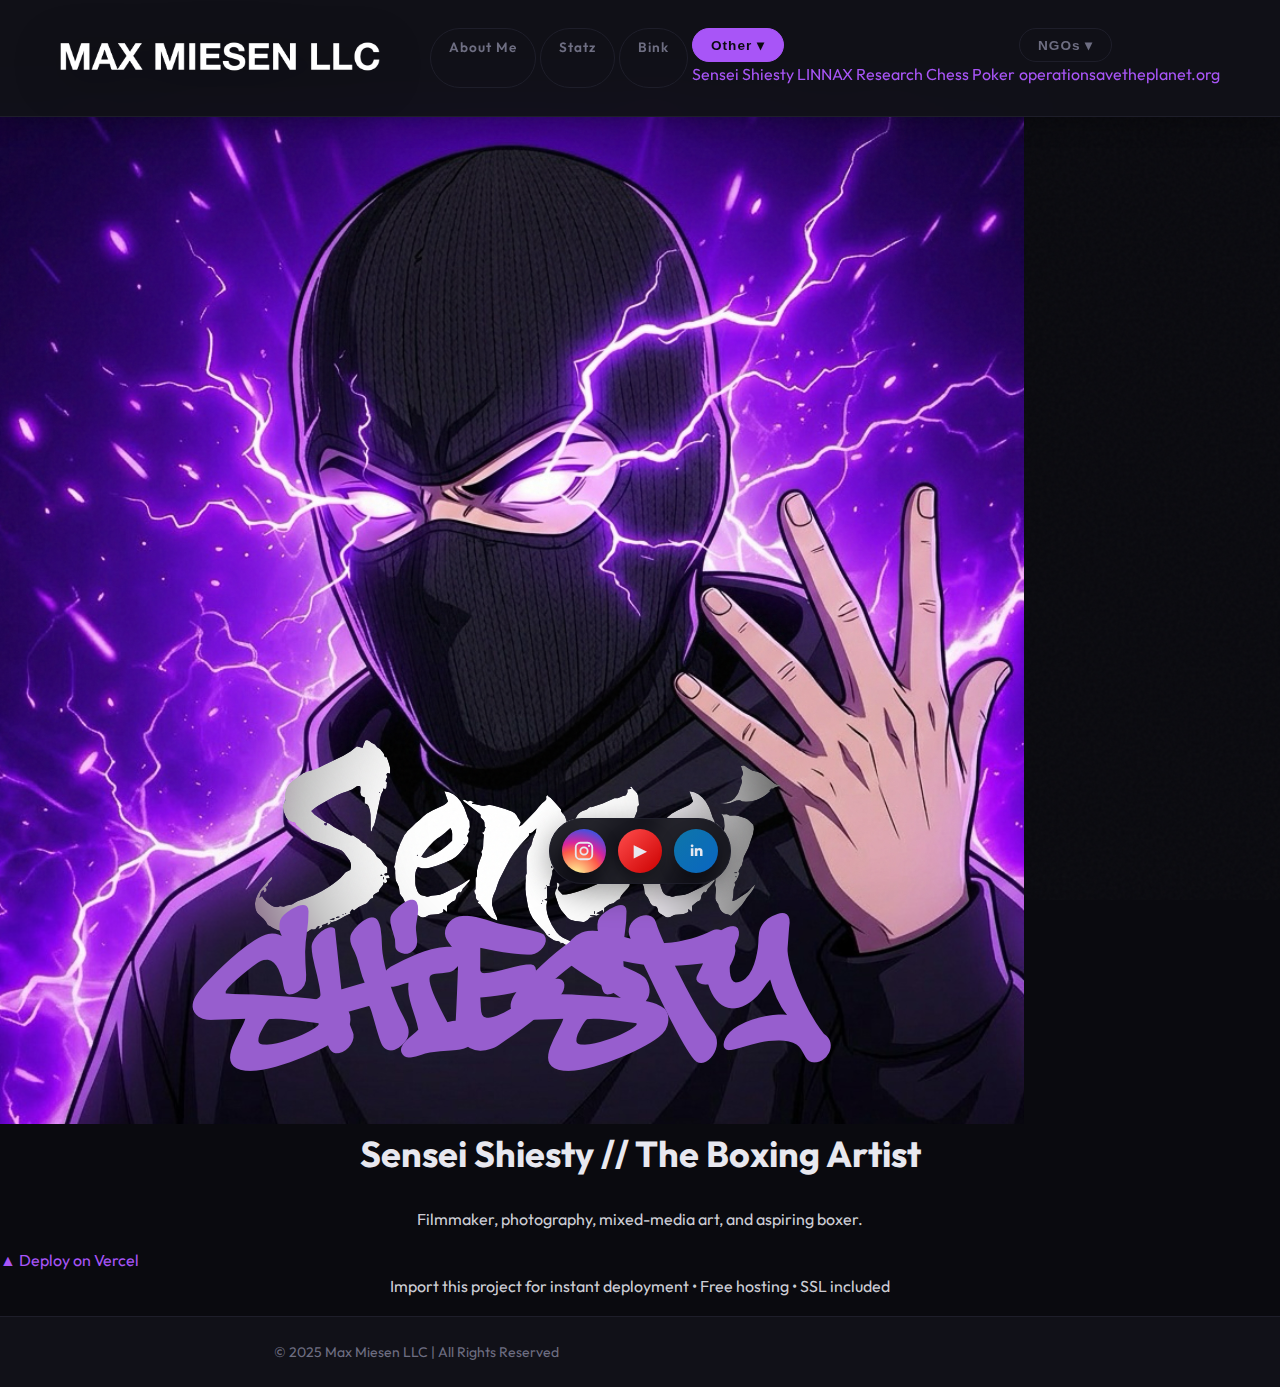
<file: senseishiesty.html>
<!DOCTYPE html>
<html lang="en">
<head>
    <link href="https://fonts.googleapis.com/css2?family=Outfit:wght@300;400;500;600;700;800&family=Syne:wght@700;800&display=swap" rel="stylesheet">
    <link rel="stylesheet" href="styles.css?v=6.0">
    <link rel="icon" type="image/x-icon" href="/favicon.ico">
    <meta charset="UTF-8">
    <meta name="viewport" content="width=device-width, initial-scale=1.0">
    <title>Sensei Shiesty // The Boxing Artist — Max Miesen LLC</title>
</head>
<body>
    <div class="noise-overlay" aria-hidden="true"></div>
    <div class="wrapper">
        <nav class="navbar top-tabs-nav">
            <div class="nav-container">
                <a href="index.html" class="nav-logo">
                    <img src="llctitle.png" alt="Max Miesen LLC" class="llc-title-img">
                </a>
                <div class="menu-toggle" aria-label="Toggle menu">&#9776;</div>
                <div class="nav-tabs">
                    <a href="about.html" class="nav-tab" aria-selected="false">About Me</a>
                    <a href="index.html" class="nav-tab" aria-selected="false">Statz</a>
                    <a href="bink.html" class="nav-tab" aria-selected="false">Bink</a>
                    <div class="nav-tab-dropdown">
                        <button class="nav-tab nav-tab-trigger active" data-dropdown="other" aria-expanded="false" aria-haspopup="true">Other ▾</button>
                        <div class="nav-dropdown-menu" id="dropdown-other">
                            <a href="senseishiesty.html" class="nav-dropdown-item">Sensei Shiesty</a>
                            <a href="https://linnaxcreationsllc.vercel.app" target="_blank" rel="noopener noreferrer" class="nav-dropdown-item">LINNAX</a>
                            <a href="research.html" class="nav-dropdown-item">Research</a>
                            <a href="https://chess-poker.vercel.app" target="_blank" rel="noopener noreferrer" class="nav-dropdown-item">Chess Poker</a>
                        </div>
                    </div>
                    <div class="nav-tab-dropdown">
                        <button class="nav-tab nav-tab-trigger" data-dropdown="ngos" aria-expanded="false" aria-haspopup="true">NGOs ▾</button>
                        <div class="nav-dropdown-menu" id="dropdown-ngos">
                            <a href="https://operation-save-the-planet.vercel.app/" target="_blank" rel="noopener noreferrer" class="nav-dropdown-item">operationsavetheplanet.org</a>
                        </div>
                    </div>
                </div>
            </div>
        </nav>

        <main class="main-tab-content">
            <div class="senseishiesty-section">
                <img src="Sensei SHIESTY.png" alt="Sensei Shiesty" class="senseishiesty-logo">
                <h1 class="senseishiesty-title">Sensei Shiesty // The Boxing Artist</h1>
                <p class="senseishiesty-subtitle">Filmmaker, photography, mixed-media art, and aspiring boxer.</p>
            </div>
        </main>
    </div>

    <div class="vercel-deploy-section">
        <a href="https://vercel.com/new" target="_blank" rel="noopener noreferrer" class="vercel-deploy-link">
            <span class="vercel-deploy-icon">▲</span>
            Deploy on Vercel
        </a>
        <p class="vercel-deploy-note">Import this project for instant deployment • Free hosting • SSL included</p>
    </div>

    <div class="social-bar" aria-label="Social links">
        <a class="social-btn instagram" href="https://instagram.com/bymiesen" target="_blank" rel="noopener noreferrer" aria-label="Instagram">
            <svg aria-hidden="true" focusable="false" width="22" height="22" viewBox="0 0 24 24" role="img">
                <rect x="3" y="3" width="18" height="18" rx="5" ry="5" fill="none" stroke="currentColor" stroke-width="2" />
                <circle cx="12" cy="12" r="4" fill="none" stroke="currentColor" stroke-width="2" />
                <circle cx="17.5" cy="6.5" r="1.2" fill="currentColor" />
            </svg>
        </a>
        <a class="social-btn youtube" href="https://youtube.com/maxmiesen" target="_blank" rel="noopener noreferrer" aria-label="YouTube">
            <span aria-hidden="true">▶</span>
        </a>
        <a class="social-btn linkedin" href="https://linkedin.com/in/maxmiesen" target="_blank" rel="noopener noreferrer" aria-label="LinkedIn">
            <span aria-hidden="true">in</span>
        </a>
    </div>

    <footer>
        <p>&copy; 2025 Max Miesen LLC | All Rights Reserved</p>
    </footer>

    <script src="script.js"></script>
    <script>
        document.addEventListener('DOMContentLoaded', function() {
            const menuToggle = document.querySelector('.menu-toggle');
            const navTabs = document.querySelector('.nav-tabs');
            if (menuToggle && navTabs) {
                menuToggle.addEventListener('click', function(e) {
                    e.stopPropagation();
                    navTabs.classList.toggle('active');
                });
                document.addEventListener('click', function(e) {
                    if (!menuToggle.contains(e.target) && !navTabs.contains(e.target)) {
                        navTabs.classList.remove('active');
                    }
                });
            }
            const dropdownTriggers = document.querySelectorAll('.nav-tab-trigger');
            dropdownTriggers.forEach(trigger => {
                trigger.addEventListener('click', function(e) {
                    e.stopPropagation();
                    const dropdownId = this.getAttribute('data-dropdown');
                    const menu = document.getElementById('dropdown-' + dropdownId);
                    const isOpen = menu.classList.contains('active');
                    document.querySelectorAll('.nav-dropdown-menu').forEach(m => m.classList.remove('active'));
                    if (!isOpen) menu.classList.add('active');
                    this.setAttribute('aria-expanded', !isOpen);
                });
            });
            document.addEventListener('click', function() {
                document.querySelectorAll('.nav-dropdown-menu').forEach(m => m.classList.remove('active'));
                document.querySelectorAll('.nav-tab-trigger').forEach(t => t.setAttribute('aria-expanded', 'false'));
            });
        });
    </script>
</body>
</html>
</file>
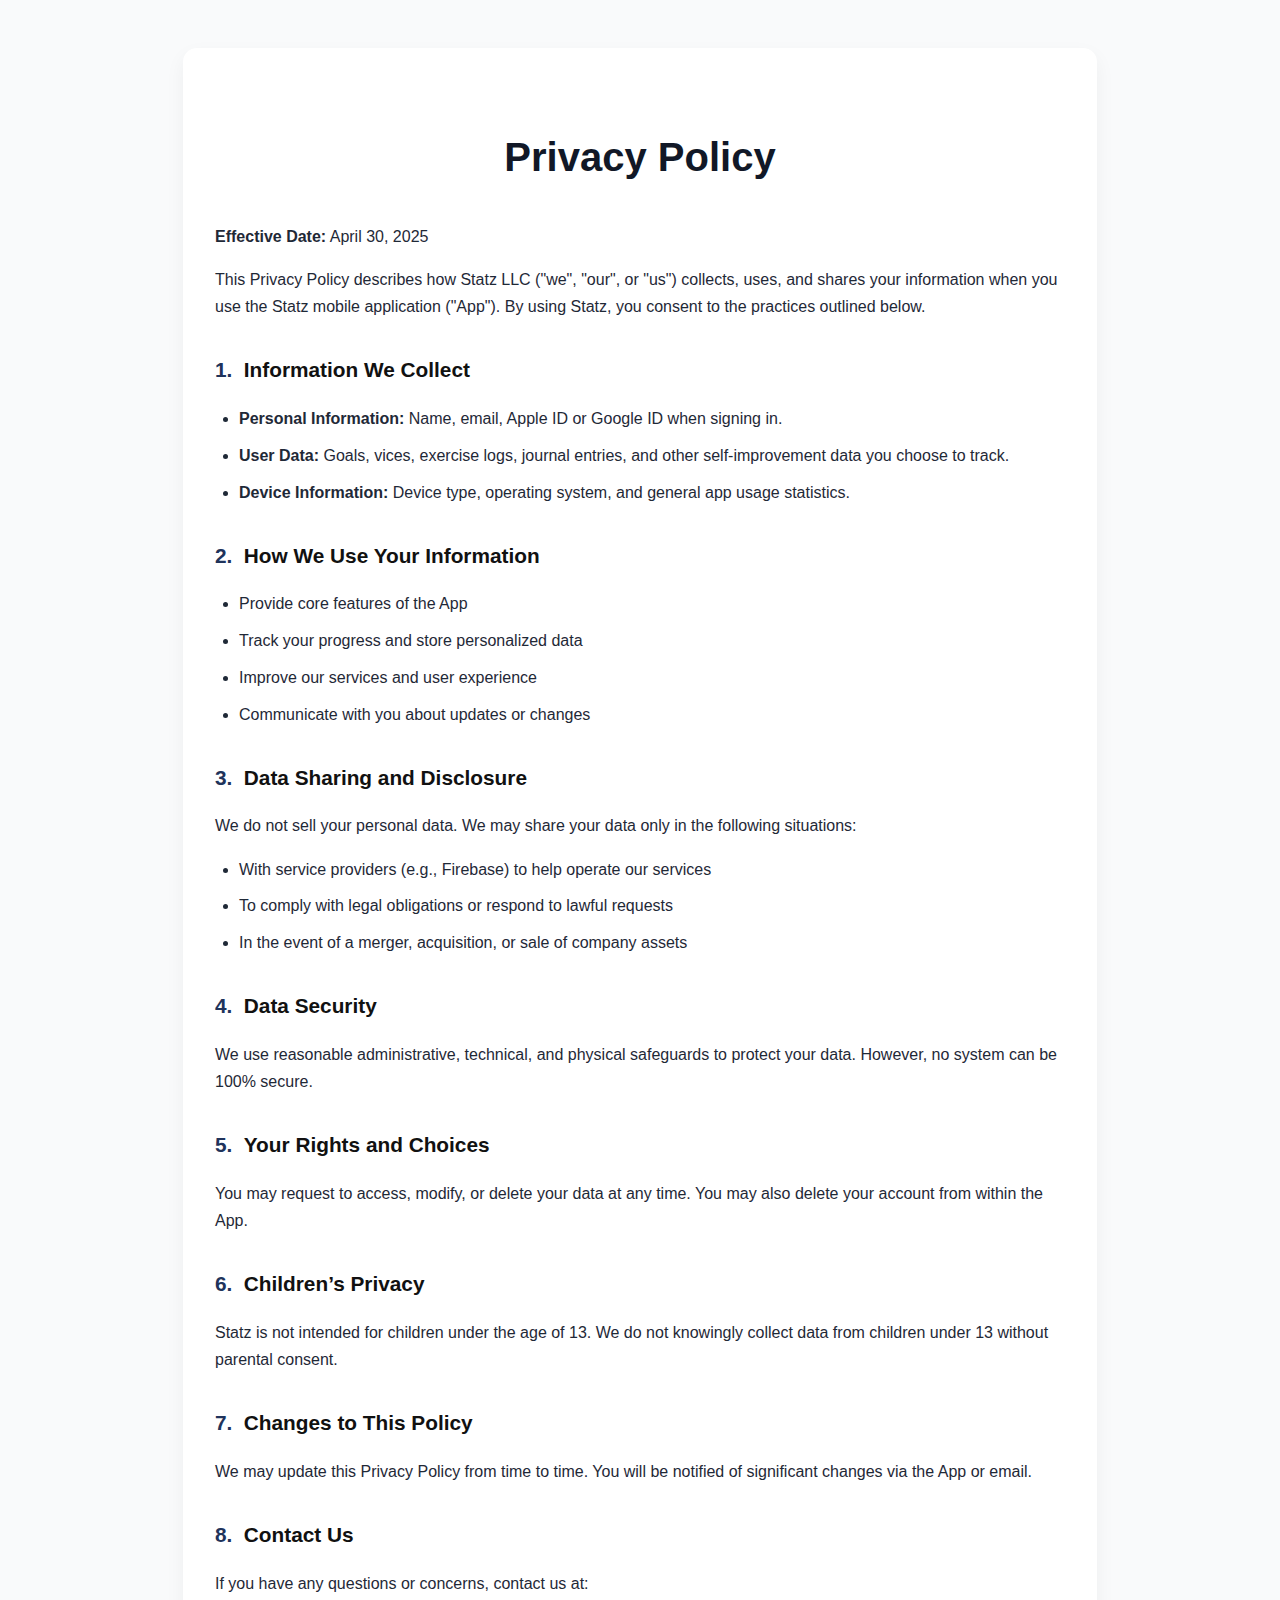
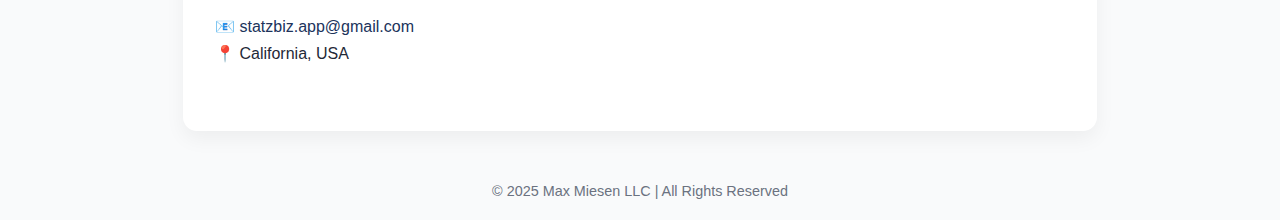
<file: statzprivacypolicy.html>
<!DOCTYPE html>
<html lang="en">
<head>
  <meta charset="UTF-8" />
  <meta name="viewport" content="width=device-width, initial-scale=1.0"/>
  <title>Privacy Policy – Statz</title>
  <link rel="icon" type="image/x-icon" href="/favicon.ico" />
  <style>
    :root {
      --primary: #20335b;
      --text-color: #1f2937;
      --bg-color: #f9fafb;
      --card-bg: #ffffff;
      --border-radius: 14px;
      --max-width: 850px;
    }

    body {
      margin: 0;
      padding: 0;
      font-family: 'Segoe UI', Tahoma, Geneva, Verdana, sans-serif;
      background-color: var(--bg-color);
      color: var(--text-color);
      line-height: 1.7;
      counter-reset: section;
    }

    .container {
      max-width: var(--max-width);
      margin: 3rem auto;
      background-color: var(--card-bg);
      border-radius: var(--border-radius);
      box-shadow: 0 8px 20px rgba(0, 0, 0, 0.05);
      padding: 3rem 2rem;
    }

    h1 {
      font-size: 2.5rem;
      text-align: center;
      margin-bottom: 2rem;
      color: #111827;
    }

    h2 {
      font-size: 1.3rem;
      margin-top: 2rem;
      padding-left: 1.8rem;
      position: relative;
      color: #111;
    }

    h2::before {
      content: counter(section) ".";
      counter-increment: section;
      position: absolute;
      left: 0;
      top: 0;
      font-weight: bold;
      color: var(--primary);
    }

    p, ul {
      font-size: 1rem;
      margin-top: 0.9rem;
    }

    ul {
      padding-left: 1.5rem;
    }

    li {
      margin-bottom: 0.6rem;
    }

    a {
      color: var(--primary);
      text-decoration: none;
    }

    a:hover {
      text-decoration: underline;
    }

    footer {
      text-align: center;
      margin: 3rem 0 1rem;
      font-size: 0.9rem;
      color: #6b7280;
    }

    @media (max-width: 600px) {
      .container {
        padding: 2rem 1.2rem;
        margin: 1rem;
      }

      h1 {
        font-size: 2rem;
      }
    }
  </style>
</head>
<body>
  <div class="container">
    <h1>Privacy Policy</h1>
    <p><strong>Effective Date:</strong> April 30, 2025</p>

    <p>This Privacy Policy describes how Statz LLC ("we", "our", or "us") collects, uses, and shares your information when you use the Statz mobile application ("App"). By using Statz, you consent to the practices outlined below.</p>

    <h2>Information We Collect</h2>
    <ul>
      <li><strong>Personal Information:</strong> Name, email, Apple ID or Google ID when signing in.</li>
      <li><strong>User Data:</strong> Goals, vices, exercise logs, journal entries, and other self-improvement data you choose to track.</li>
      <li><strong>Device Information:</strong> Device type, operating system, and general app usage statistics.</li>
    </ul>

    <h2>How We Use Your Information</h2>
    <ul>
      <li>Provide core features of the App</li>
      <li>Track your progress and store personalized data</li>
      <li>Improve our services and user experience</li>
      <li>Communicate with you about updates or changes</li>
    </ul>

    <h2>Data Sharing and Disclosure</h2>
    <p>We do not sell your personal data. We may share your data only in the following situations:</p>
    <ul>
      <li>With service providers (e.g., Firebase) to help operate our services</li>
      <li>To comply with legal obligations or respond to lawful requests</li>
      <li>In the event of a merger, acquisition, or sale of company assets</li>
    </ul>

    <h2>Data Security</h2>
    <p>We use reasonable administrative, technical, and physical safeguards to protect your data. However, no system can be 100% secure.</p>

    <h2>Your Rights and Choices</h2>
    <p>You may request to access, modify, or delete your data at any time. You may also delete your account from within the App.</p>

    <h2>Children’s Privacy</h2>
    <p>Statz is not intended for children under the age of 13. We do not knowingly collect data from children under 13 without parental consent.</p>

    <h2>Changes to This Policy</h2>
    <p>We may update this Privacy Policy from time to time. You will be notified of significant changes via the App or email.</p>

    <h2>Contact Us</h2>
    <p>If you have any questions or concerns, contact us at:</p>
    <p>
      📧 <a href="mailto:statzbiz.app@gmail.com">statzbiz.app@gmail.com</a><br />
      📍 California, USA
    </p>
  </div>

  <footer>
    &copy; 2025 Max Miesen LLC | All Rights Reserved
  </footer>
</body>
</html>
</file>
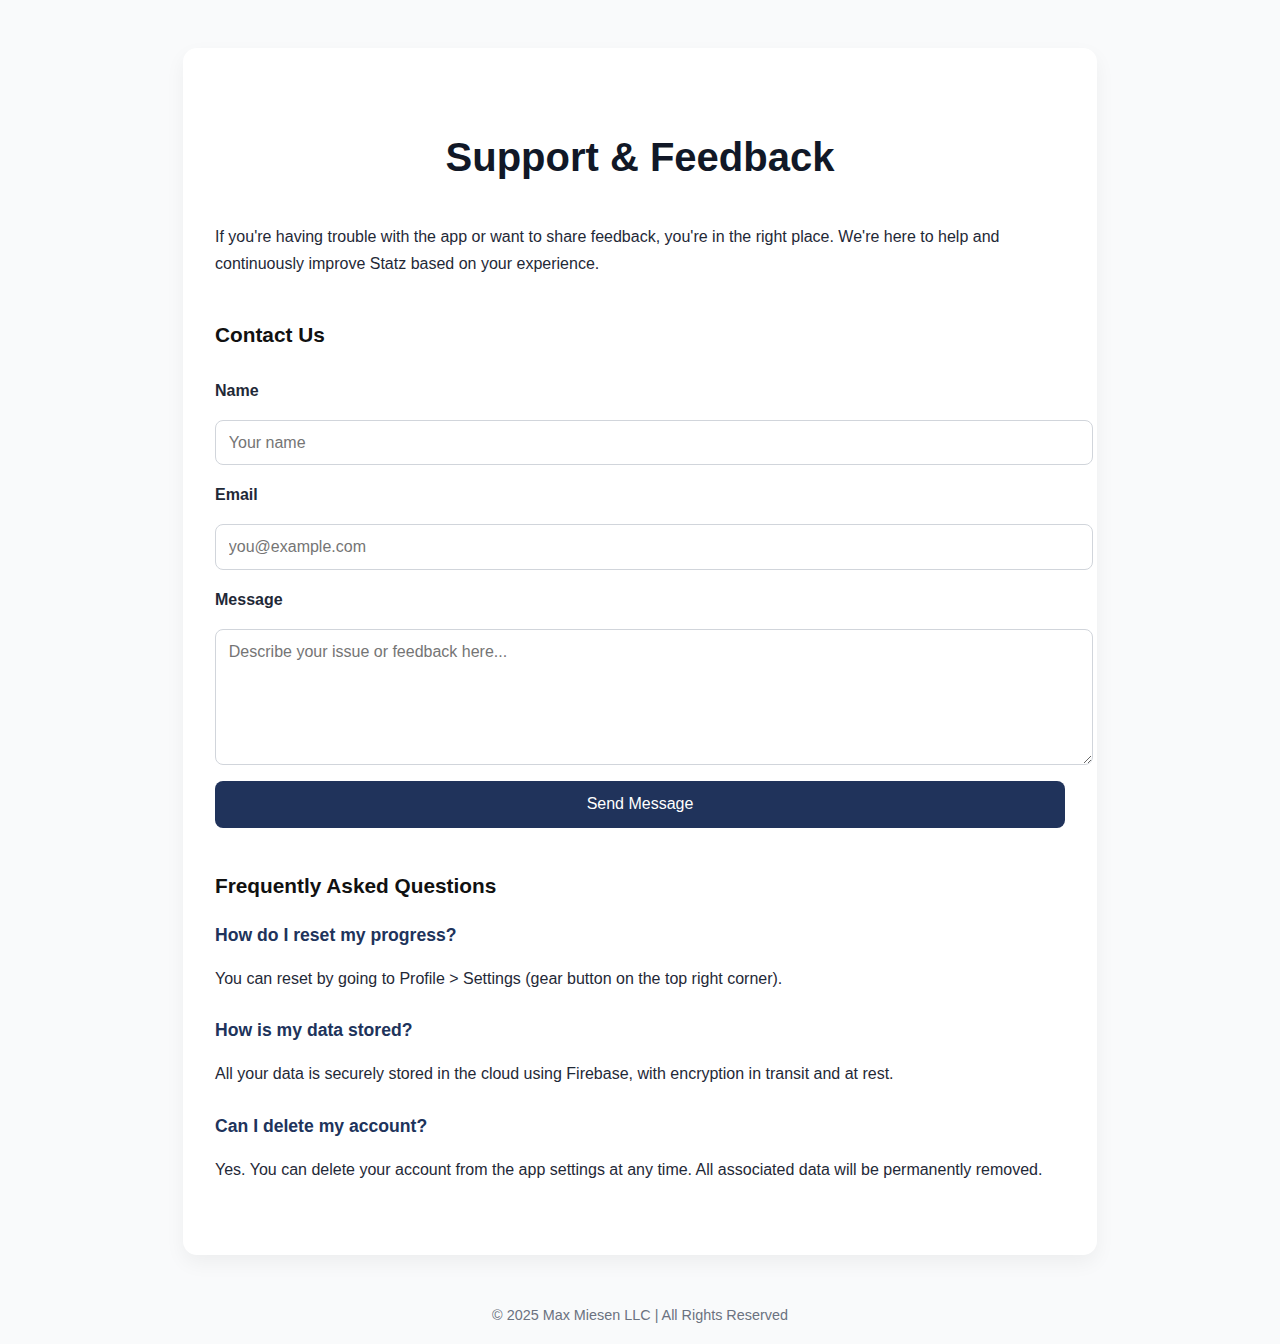
<file: statzsupport&feedback.html>
<!DOCTYPE html>
<html lang="en">
<head>
  <meta charset="UTF-8" />
  <meta name="viewport" content="width=device-width, initial-scale=1.0"/>
  <title>Support & Feedback – Statz</title>
  <link rel="icon" type="image/x-icon" href="/favicon.ico" />
  <style>
    :root {
      --primary: #20335b;
      --text-color: #1f2937;
      --bg-color: #f9fafb;
      --card-bg: #ffffff;
      --border-radius: 14px;
      --max-width: 850px;
    }

    body {
      margin: 0;
      padding: 0;
      font-family: 'Segoe UI', Tahoma, Geneva, Verdana, sans-serif;
      background-color: var(--bg-color);
      color: var(--text-color);
      line-height: 1.7;
    }

    .container {
      max-width: var(--max-width);
      margin: 3rem auto;
      background-color: var(--card-bg);
      border-radius: var(--border-radius);
      box-shadow: 0 8px 20px rgba(0, 0, 0, 0.05);
      padding: 3rem 2rem;
    }

    h1 {
      font-size: 2.5rem;
      text-align: center;
      margin-bottom: 2rem;
      color: #111827;
    }

    h2 {
      font-size: 1.3rem;
      margin-top: 2.5rem;
      color: #111;
    }

    p {
      margin: 0.9rem 0;
    }

    form {
      margin-top: 1.5rem;
      display: grid;
      gap: 1rem;
    }

    label {
      font-weight: 600;
    }

    input, textarea {
      width: 100%;
      padding: 0.8rem;
      border: 1px solid #d1d5db;
      border-radius: 8px;
      font-size: 1rem;
      font-family: inherit;
    }

    button {
      background-color: var(--primary);
      color: white;
      border: none;
      padding: 0.9rem 1.4rem;
      border-radius: 8px;
      cursor: pointer;
      font-size: 1rem;
      transition: background 0.2s ease-in-out;
    }

    button:hover {
      background-color: #1e40af;
    }

    .faq {
      margin-top: 2rem;
    }

    .faq-item {
      margin-bottom: 1.5rem;
    }

    .faq-item h3 {
      font-size: 1.1rem;
      margin-bottom: 0.4rem;
      color: var(--primary);
    }

    footer {
      text-align: center;
      margin: 3rem 0 1rem;
      font-size: 0.9rem;
      color: #6b7280;
    }

    @media (max-width: 600px) {
      .container {
        padding: 2rem 1.2rem;
        margin: 1rem;
      }

      h1 {
        font-size: 2rem;
      }
    }
  </style>
</head>
<body>
  <div class="container">
    <h1>Support & Feedback</h1>
    <p>If you're having trouble with the app or want to share feedback, you're in the right place. We're here to help and continuously improve Statz based on your experience.</p>

    <h2>Contact Us</h2>
    <form action= "https://formspree.io/f/mldbgkbb" method="POST">
      <label for="name">Name</label>
      <input type="text" name="name" id="name" placeholder="Your name" required />
    
      <label for="email">Email</label>
      <input type="email" name="email" id="email" placeholder="you@example.com" required />
    
      <label for="message">Message</label>
      <textarea name="message" id="message" rows="6" placeholder="Describe your issue or feedback here..." required></textarea>
    
      <button type="submit">Send Message</button>
    </form>
    
    <div id="success" style="display:none; color: green; margin-top: 1rem;">
      ✅ Message sent successfully!
    </div>
    
    <script>
      const form = document.querySelector("form");
      const success = document.getElementById("success");
    
      form.addEventListener("submit", function (e) {
        e.preventDefault();
        const formData = new FormData(form);
    
        fetch(form.action, {
          method: "POST",
          body: formData,
          headers: {
            Accept: "application/json"
          }
        }).then(response => {
          if (response.ok) {
            form.reset();
            success.style.display = "block";
          } else {
            alert("There was an error submitting your message.");
          }
        });
      });
    </script>    

    <div class="faq">
      <h2>Frequently Asked Questions</h2>

      <div class="faq-item">
        <h3>How do I reset my progress?</h3>
        <p>You can reset by going to Profile > Settings (gear button on the top right corner).</p>
      </div>

      <div class="faq-item">
        <h3>How is my data stored?</h3>
        <p>All your data is securely stored in the cloud using Firebase, with encryption in transit and at rest.</p>
      </div>

      <div class="faq-item">
        <h3>Can I delete my account?</h3>
        <p>Yes. You can delete your account from the app settings at any time. All associated data will be permanently removed.</p>
      </div>
    </div>
  </div>

  <footer>&copy; 2025 Max Miesen LLC | All Rights Reserved</footer>

</body>
</html>
</file>
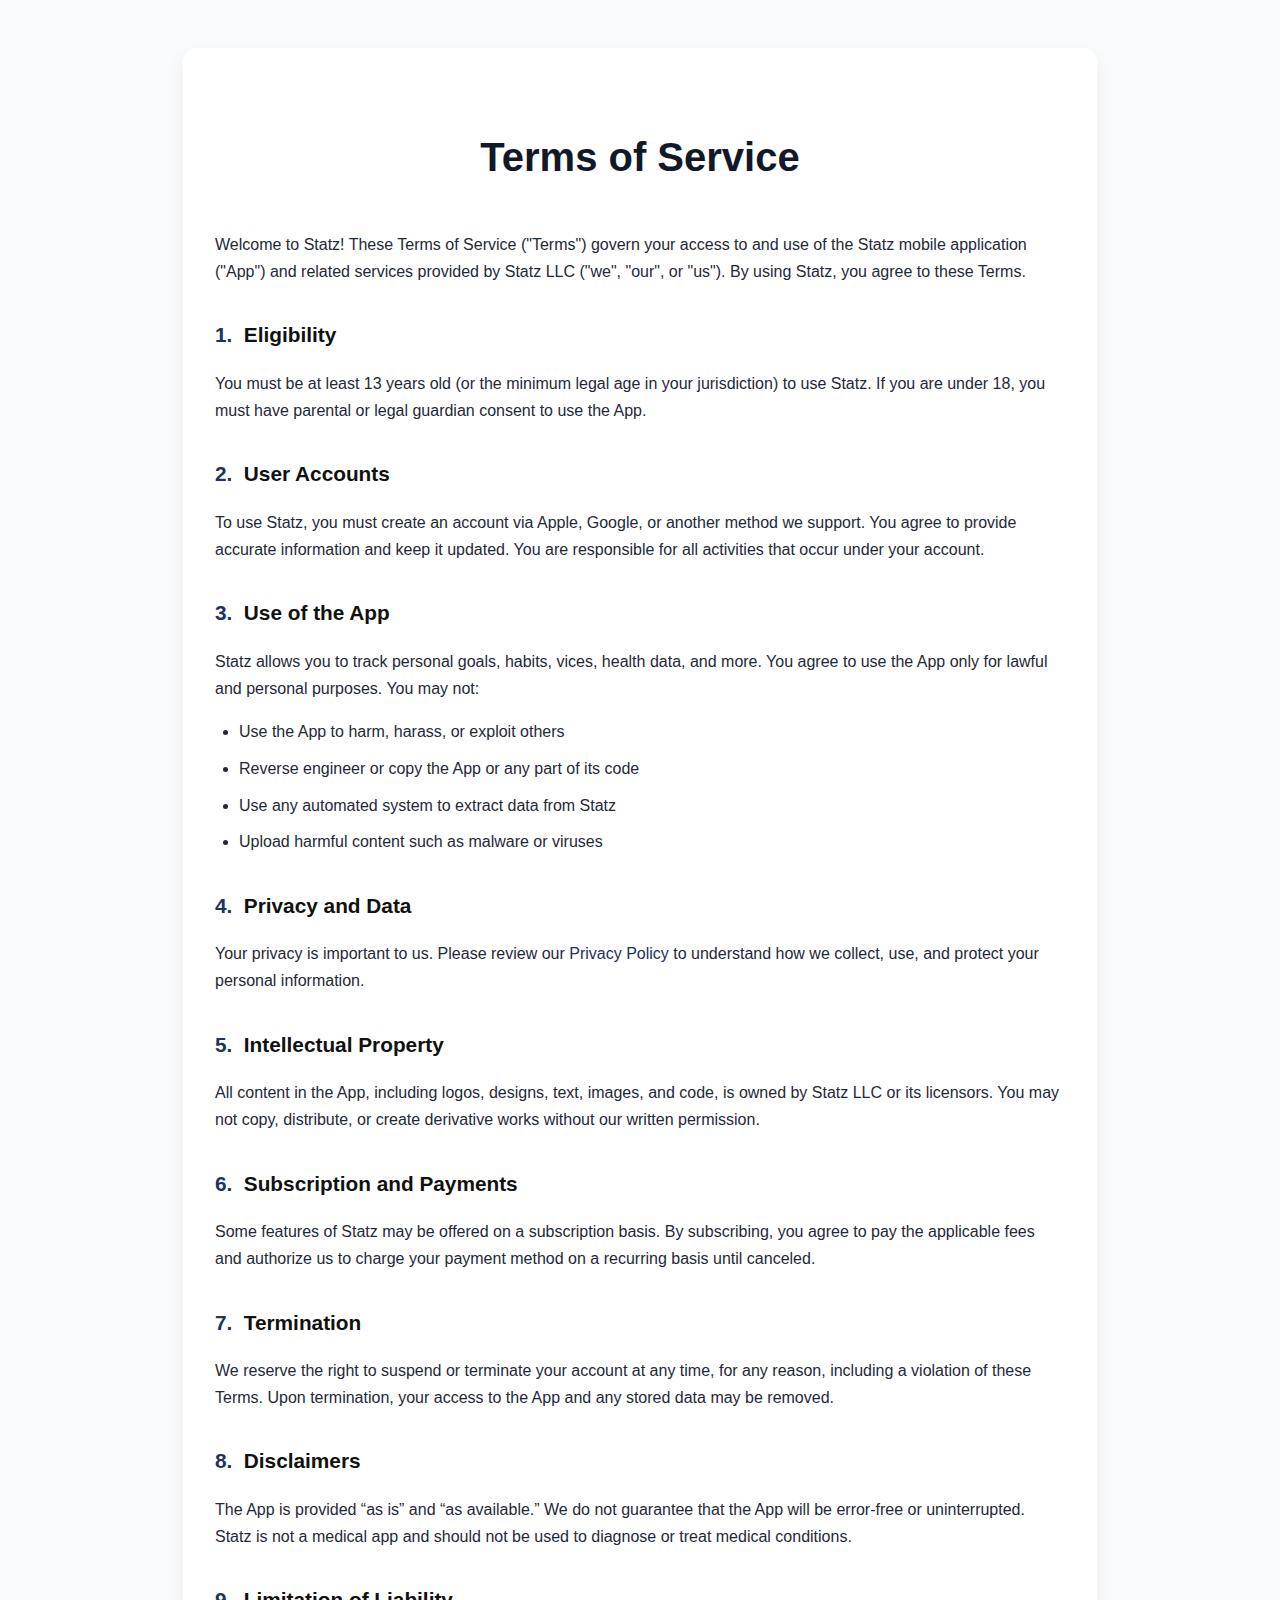
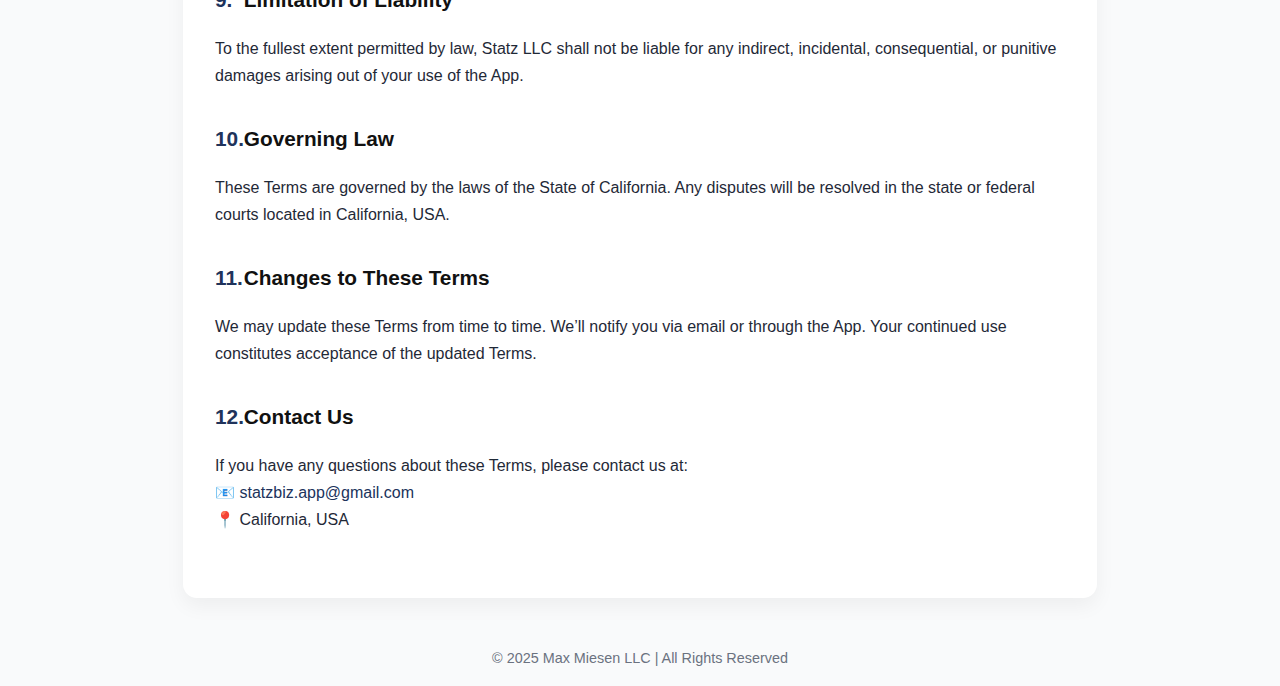
<file: statztermsofservice.html>
<!DOCTYPE html>
<html lang="en">
<head>
  <meta charset="UTF-8" />
  <meta name="viewport" content="width=device-width, initial-scale=1.0"/>
  <title>Statz – Terms of Service</title>
  <link rel="icon" type="image/x-icon" href="/favicon.ico"/>
  <style>
    :root {
      --primary: #20335b;
      --text-color: #1f2937;
      --bg-color: #f9fafb;
      --card-bg: #ffffff;
      --border-radius: 14px;
      --max-width: 850px;
    }

    body {
      margin: 0;
      padding: 0;
      font-family: 'Segoe UI', Tahoma, Geneva, Verdana, sans-serif;
      background-color: var(--bg-color);
      color: var(--text-color);
      line-height: 1.7;
    }

    .container {
      max-width: var(--max-width);
      margin: 3rem auto;
      background-color: var(--card-bg);
      border-radius: var(--border-radius);
      box-shadow: 0 8px 20px rgba(0, 0, 0, 0.05);
      padding: 3rem 2rem;
    }

    h1 {
      font-size: 2.5rem;
      text-align: center;
      margin-bottom: 2.5rem;
      color: #111827;
    }

    h2 {
      font-size: 1.3rem;
      margin-top: 2rem;
      position: relative;
      padding-left: 1.8rem;
      color: #111;
    }

    h2::before {
      content: counter(section) ".";
      counter-increment: section;
      position: absolute;
      left: 0;
      top: 0;
      font-weight: bold;
      color: var(--primary);
    }

    p, ul {
      font-size: 1rem;
      margin-top: 0.9rem;
    }

    ul {
      padding-left: 1.5rem;
    }

    li {
      margin-bottom: 0.6rem;
    }

    a {
      color: var(--primary);
      text-decoration: none;
    }

    a:hover {
      text-decoration: underline;
    }

    footer {
      text-align: center;
      margin: 3rem 0 1rem;
      font-size: 0.9rem;
      color: #6b7280;
    }

    @media (max-width: 600px) {
      .container {
        padding: 2rem 1.2rem;
        margin: 1rem;
      }

      h1 {
        font-size: 2rem;
      }
    }

    /* Counter for numbered sections */
    body {
      counter-reset: section;
    }
  </style>
</head>
<body>
  <div class="container">
    <h1>Terms of Service</h1>

    <p>Welcome to Statz! These Terms of Service ("Terms") govern your access to and use of the Statz mobile application ("App") and related services provided by Statz LLC ("we", "our", or "us"). By using Statz, you agree to these Terms.</p>

    <h2>Eligibility</h2>
    <p>You must be at least 13 years old (or the minimum legal age in your jurisdiction) to use Statz. If you are under 18, you must have parental or legal guardian consent to use the App.</p>

    <h2>User Accounts</h2>
    <p>To use Statz, you must create an account via Apple, Google, or another method we support. You agree to provide accurate information and keep it updated. You are responsible for all activities that occur under your account.</p>

    <h2>Use of the App</h2>
    <p>Statz allows you to track personal goals, habits, vices, health data, and more. You agree to use the App only for lawful and personal purposes. You may not:</p>
    <ul>
      <li>Use the App to harm, harass, or exploit others</li>
      <li>Reverse engineer or copy the App or any part of its code</li>
      <li>Use any automated system to extract data from Statz</li>
      <li>Upload harmful content such as malware or viruses</li>
    </ul>

    <h2>Privacy and Data</h2>
    <p>Your privacy is important to us. Please review our <a href="statzprivacypolicy.html">Privacy Policy</a> to understand how we collect, use, and protect your personal information.</p>

    <h2>Intellectual Property</h2>
    <p>All content in the App, including logos, designs, text, images, and code, is owned by Statz LLC or its licensors. You may not copy, distribute, or create derivative works without our written permission.</p>

    <h2>Subscription and Payments</h2>
    <p>Some features of Statz may be offered on a subscription basis. By subscribing, you agree to pay the applicable fees and authorize us to charge your payment method on a recurring basis until canceled.</p>

    <h2>Termination</h2>
    <p>We reserve the right to suspend or terminate your account at any time, for any reason, including a violation of these Terms. Upon termination, your access to the App and any stored data may be removed.</p>

    <h2>Disclaimers</h2>
    <p>The App is provided “as is” and “as available.” We do not guarantee that the App will be error-free or uninterrupted. Statz is not a medical app and should not be used to diagnose or treat medical conditions.</p>

    <h2>Limitation of Liability</h2>
    <p>To the fullest extent permitted by law, Statz LLC shall not be liable for any indirect, incidental, consequential, or punitive damages arising out of your use of the App.</p>

    <h2>Governing Law</h2>
    <p>These Terms are governed by the laws of the State of California. Any disputes will be resolved in the state or federal courts located in California, USA.</p>

    <h2>Changes to These Terms</h2>
    <p>We may update these Terms from time to time. We’ll notify you via email or through the App. Your continued use constitutes acceptance of the updated Terms.</p>

    <h2>Contact Us</h2>
    <p>If you have any questions about these Terms, please contact us at:<br />
      📧 <a href="mailto:statzbiz.app@gmail.com">statzbiz.app@gmail.com</a><br />
      📍 California, USA</p>
  </div>

  <footer>&copy; 2025 Max Miesen LLC | All Rights Reserved</footer>
</body>
</html>
</file>
<file: styles.css>
/* Modern CSS Reset and Base Styles */
* {
    margin: 0;
    padding: 0;
    box-sizing: border-box;
}

:root {
    /* Roadmap-style Color Palette (2026 Business Launch aesthetic) */
    --primary-bg: #0a0a0f;
    --secondary-bg: #111118;
    --tertiary-bg: #1a1a22;
    --accent-bg: #1e1e2a;
    --card-bg: #111118;
    --text-primary: #e8e8ef;
    --text-secondary: rgba(232, 232, 239, 0.9);
    --text-muted: #6e6e82;
    --border-color: #1e1e2a;
    --accent-primary: #a855f7;
    --accent-secondary: #7c3aed;
    --accent-march: #ff6b35;
    --accent-april: #a855f7;
    --accent-may: #7c3aed;
    --accent-june: #ff4d8d;
    --accent-july: #ffc233;
    --accent-success: #a855f7;
    --accent-warning: #ff6b6b;
    --shadow-light: rgba(0, 0, 0, 0.2);
    --shadow-medium: rgba(0, 0, 0, 0.3);
    --shadow-heavy: rgba(0, 0, 0, 0.4);
    
    /* Typography - Outfit & Syne (roadmap style) */
    --font-family: 'Outfit', -apple-system, BlinkMacSystemFont, sans-serif;
    --font-display: 'Syne', sans-serif;
    --font-size-xs: 0.75rem;
    --font-size-sm: 0.875rem;
    --font-size-base: 1rem;
    --font-size-lg: 1.125rem;
    --font-size-xl: 1.25rem;
    --font-size-2xl: 1.5rem;
    --font-size-3xl: 1.875rem;
    --font-size-4xl: 2.25rem;
    --font-size-5xl: 3rem;
    
    /* Spacing */
    --spacing-xs: 0.25rem;
    --spacing-sm: 0.5rem;
    --spacing-md: 1rem;
    --spacing-lg: 1.5rem;
    --spacing-xl: 2rem;
    --spacing-2xl: 3rem;
    --spacing-3xl: 4rem;
    --spacing-4xl: 6rem;
    
    /* Breakpoints */
    --breakpoint-sm: 640px;
    --breakpoint-md: 768px;
    --breakpoint-lg: 1024px;
    --breakpoint-xl: 1280px;
    --breakpoint-2xl: 1536px;
    
    /* Transitions */
    --transition-fast: 0.15s ease;
    --transition-normal: 0.3s ease;
    --transition-slow: 0.5s ease;
}

/* Noise overlay - roadmap texture */
.noise-overlay {
    position: fixed;
    top: 0; left: 0; width: 100%; height: 100%;
    opacity: 0.03;
    background-image: url("data:image/svg+xml,%3Csvg viewBox='0 0 256 256' xmlns='http://www.w3.org/2000/svg'%3E%3Cfilter id='n'%3E%3CfeTurbulence type='fractalNoise' baseFrequency='0.9' numOctaves='4' stitchTiles='stitch'/%3E%3C/filter%3E%3Crect width='100%25' height='100%25' filter='url(%23n)'/%3E%3C/svg%3E");
    pointer-events: none;
    z-index: 999;
}

body {
    font-family: var(--font-family);
    background-color: var(--primary-bg);
    color: var(--text-primary);
    line-height: 1.6;
    overflow-x: hidden;
    scroll-behavior: smooth;
    -webkit-font-smoothing: antialiased;
    -moz-osx-font-smoothing: grayscale;
}

/* Layout Components */
.wrapper {
    display: flex;
    flex-direction: column;
    min-height: 100vh;
    width: 100%;
    max-width: 100vw;
    overflow-x: hidden;
}

.content {
    flex: 1;
    width: 100%;
    max-width: 100%;
}

/* Container System */
.container {
    width: 100%;
    max-width: 1200px;
    margin: 0 auto;
    padding: 0 var(--spacing-md);
}

.container-sm {
    max-width: 640px;
}

.container-lg {
    max-width: 1400px;
}

.container-xl {
    max-width: 1600px;
}

/* Footer Styles */
footer {
    background-color: var(--secondary-bg);
    color: var(--text-secondary);
    padding: var(--spacing-lg) var(--spacing-md);
    text-align: center;
    border-top: 1px solid var(--border-color);
    margin-top: auto;
    width: 100%;
}

footer p {
    margin: 0;
    font-size: var(--font-size-sm);
    color: var(--text-muted);
}

/* Fixed Social Bar - Roadmap style */
.social-bar {
    position: fixed;
    left: 50%;
    bottom: 16px;
    transform: translateX(-50%);
    display: flex;
    gap: 12px;
    background: rgba(17, 17, 24, 0.9);
    backdrop-filter: blur(12px);
    border: 1px solid var(--border-color);
    padding: 10px 12px;
    border-radius: 999px;
    box-shadow: 0 8px 32px rgba(0,0,0,0.4);
    z-index: 1100;
}

.social-btn {
    width: 44px;
    height: 44px;
    display: inline-flex;
    align-items: center;
    justify-content: center;
    border-radius: 50%;
    color: var(--text-primary);
    background: linear-gradient(135deg, var(--accent-primary), var(--accent-secondary));
    transition: transform var(--transition-normal), box-shadow var(--transition-normal), filter var(--transition-normal);
    box-shadow: 0 6px 16px var(--shadow-medium);
}

.social-btn:hover {
    transform: translateY(-3px) scale(1.04);
    box-shadow: 0 10px 28px var(--shadow-heavy);
    filter: saturate(1.2);
}

.social-btn span {
    font-weight: 700;
}

/* Brand color hints */
.social-btn.instagram {
    background: radial-gradient(circle at 30% 107%, #fdf497 0%, #fdf497 5%, #fd5949 45%, #d6249f 60%, #285AEB 90%);
}

.social-btn.youtube {
    background: linear-gradient(135deg, #ff4d4d, #cc0000);
}

.social-btn.linkedin {
    background: linear-gradient(135deg, #0e76a8, #0a66c2);
}

@media (max-width: 480px) {
    .social-bar {
        bottom: 12px;
        gap: 10px;
        padding: 8px 10px;
    }
    .social-btn {
        width: 40px;
        height: 40px;
    }
}

/* Typography System */
h1, h2, h3, h4, h5, h6 {
    font-weight: 700;
    line-height: 1.2;
    color: var(--text-primary);
    margin-bottom: var(--spacing-lg);
    text-align: center;
}

h1 {
    font-size: var(--font-size-4xl);
    margin-bottom: var(--spacing-xl);
}

h2 {
    font-size: var(--font-size-3xl);
    margin-bottom: var(--spacing-lg);
}

h3 {
    font-size: var(--font-size-2xl);
    margin-bottom: var(--spacing-md);
}

h4 {
    font-size: var(--font-size-xl);
    margin-bottom: var(--spacing-md);
}

h5 {
    font-size: var(--font-size-lg);
    margin-bottom: var(--spacing-sm);
}

h6 {
    font-size: var(--font-size-base);
    margin-bottom: var(--spacing-sm);
}

p {
    color: var(--text-secondary);
    font-size: var(--font-size-base);
    line-height: 1.6;
    margin-bottom: var(--spacing-md);
    text-align: center;
    max-width: 800px;
    margin-left: auto;
    margin-right: auto;
}

/* Utility Classes for Text */
.text-left {
    text-align: left !important;
}

.text-center {
    text-align: center !important;
}

.text-right {
    text-align: right !important;
}

.text-muted {
    color: var(--text-muted);
}

.text-secondary {
    color: var(--text-secondary);
}

/* Horizontal Rule */
hr {
    border: none;
    height: 1px;
    background-color: var(--border-color);
    margin: var(--spacing-xl) 0;
}

/* Link Styles */
a {
    color: var(--accent-primary);
    text-decoration: none;
    transition: color var(--transition-fast);
}

a:hover {
    color: var(--accent-secondary);
}

a[href^="tel"] {
    color: var(--accent-primary);
    text-decoration: underline;
}

/* Utility Classes */
.p1 {
    text-align: left !important;
    padding: var(--spacing-lg);
    color: var(--text-primary);
    font-size: var(--font-size-lg);
}

.p2 {
    font-style: italic;
    color: var(--text-secondary);
    font-size: var(--font-size-lg);
    max-width: 600px;
    margin: 0 auto;
}

/* List Styles */
ul, ol {
    padding-left: var(--spacing-lg);
    margin-bottom: var(--spacing-md);
}

li {
    color: var(--text-secondary);
    font-size: var(--font-size-base);
    line-height: 1.6;
    margin-bottom: var(--spacing-sm);
    text-align: left;
}

ul li {
    list-style-type: disc;
}

ol li {
    list-style-type: decimal;
}

/* Navigation System - Roadmap style */
.navbar {
    position: fixed;
    top: 0;
    left: 0;
    right: 0;
    z-index: 1000;
    background: rgba(17, 17, 24, 0.95);
    backdrop-filter: blur(20px);
    border-bottom: 1px solid var(--border-color);
    box-shadow: 0 4px 24px rgba(0,0,0,0.3);
    padding: var(--spacing-md) 0;
}

.nav-container {
    display: flex;
    justify-content: space-between;
    align-items: center;
    width: 100%;
    max-width: 1200px;
    margin: 0 auto;
    padding: 0 var(--spacing-md);
}

/* Mobile Menu Toggle */
.menu-toggle {
    display: none;
    background: none;
    border: none;
    color: var(--text-primary);
    font-size: var(--font-size-2xl);
    cursor: pointer;
    padding: var(--spacing-sm);
    border-radius: var(--spacing-sm);
    transition: all var(--transition-normal);
    z-index: 1001;
}

.menu-toggle:hover {
    background: var(--accent-bg);
    color: var(--accent-primary);
}

/* Navigation Links */
.nav-links {
    display: flex;
    align-items: center;
    gap: var(--spacing-lg);
    transition: all var(--transition-normal);
}

.nav-links a {
    color: var(--text-primary);
    font-size: var(--font-size-lg);
    font-weight: 500;
    padding: var(--spacing-sm) var(--spacing-md);
    border-radius: var(--spacing-sm);
    transition: all var(--transition-normal);
    position: relative;
    text-decoration: none;
}

.nav-links a:hover {
    background: var(--accent-bg);
    color: var(--accent-primary);
    transform: translateY(-2px);
}

.nav-links a:active {
    transform: translateY(0);
}

/* Mobile Navigation */
@media (max-width: 768px) {
    .menu-toggle {
        display: block;
    }

    .nav-links {
        position: absolute;
        top: 100%;
        left: 0;
        right: 0;
        background: rgba(26, 26, 26, 0.98);
        backdrop-filter: blur(20px);
        border-bottom: 1px solid var(--border-color);
        box-shadow: 0 10px 30px var(--shadow-heavy);
        flex-direction: column;
        padding: var(--spacing-lg) 0;
        transform: translateY(-100%);
        opacity: 0;
        visibility: hidden;
        transition: all var(--transition-normal);
    }

    .nav-links.active {
        transform: translateY(0);
        opacity: 1;
        visibility: visible;
    }

    .nav-links a {
        display: block;
        padding: var(--spacing-md) var(--spacing-lg);
        border-bottom: 1px solid var(--border-color);
        text-align: center;
        font-size: var(--font-size-lg);
    }

    .nav-links a:last-child {
        border-bottom: none;
    }

    .nav-links a:hover {
        background: var(--accent-bg);
        transform: none;
    }
}


/* Page Header */
.head_container {
    padding: calc(80px + var(--spacing-4xl)) 0 var(--spacing-4xl) 0;
    text-align: center;
    background: linear-gradient(135deg, var(--secondary-bg) 0%, var(--tertiary-bg) 100%);
    margin-top: 80px; /* Account for fixed navbar */
}

.head_container h1 {
    font-size: var(--font-size-5xl);
    margin-bottom: var(--spacing-lg);
    background: linear-gradient(135deg, var(--accent-primary) 0%, var(--accent-secondary) 100%);
    -webkit-background-clip: text;
    -webkit-text-fill-color: transparent;
    background-clip: text;
}

.head_container .p2 {
    font-size: var(--font-size-xl);
    color: var(--text-secondary);
    max-width: 600px;
    margin: 0 auto;
}

/* Image and Media Components */
img:not([src]) {
    display: none;
}

.image-container {
    display: flex;
    justify-content: center;
    align-items: center;
    width: 100%;
    max-width: 600px;
    margin: 0 auto;
    padding: var(--spacing-md);
}

.image-container img {
    width: 100%;
    max-width: 600px;
    height: auto;
    border-radius: var(--spacing-md);
    box-shadow: 0 10px 30px var(--shadow-medium);
}

/* Slideshow Navigation Buttons */
.prev, .next {
    position: absolute;
    top: 50%;
    transform: translateY(-50%);
    background: rgba(0, 0, 0, 0.7);
    color: var(--text-primary);
    font-size: var(--font-size-xl);
    padding: var(--spacing-sm) var(--spacing-md);
    border: none;
    cursor: pointer;
    border-radius: var(--spacing-sm);
    transition: all var(--transition-normal);
    z-index: 10;
    backdrop-filter: blur(10px);
}

.prev {
    left: var(--spacing-md);
}

.next {
    right: var(--spacing-md);
}

.prev:hover, .next:hover {
    background: rgba(0, 0, 0, 0.9);
    transform: translateY(-50%) scale(1.1);
}

/* Slideshow Components */
.slideshow-container {
    position: relative;
    width: 100%;
    max-width: 600px;
    margin: var(--spacing-2xl) auto;
    overflow: hidden;
    border-radius: var(--spacing-lg);
    box-shadow: 0 20px 60px var(--shadow-heavy);
}

.slide {
    display: none;
    width: 100%;
    height: auto;
}

.slide.active {
    display: block;
}

.slideshow-container img {
    width: 100%;
    height: auto;
    aspect-ratio: 3 / 2;
    object-fit: cover;
    border-radius: var(--spacing-lg);
    display: block;
}

.slideshow-wrapper {
    position: relative;
    width: 100%;
    max-width: 600px;
    margin: 0 auto;
}

/* Grid System */
.grid {
    display: grid;
    gap: var(--spacing-lg);
    width: 100%;
}

.grid-cols-1 {
    grid-template-columns: 1fr;
}

.grid-cols-2 {
    grid-template-columns: repeat(2, 1fr);
}

.grid-cols-3 {
    grid-template-columns: repeat(3, 1fr);
}

.grid-auto-fit {
    grid-template-columns: repeat(auto-fit, minmax(300px, 1fr));
}

.grid-auto-fill {
    grid-template-columns: repeat(auto-fill, minmax(300px, 1fr));
}

/* Card Components */
.card {
    background: linear-gradient(145deg, var(--tertiary-bg), var(--secondary-bg));
    border: 1px solid var(--border-color);
    border-radius: var(--spacing-lg);
    padding: var(--spacing-xl);
    box-shadow: 0 10px 30px var(--shadow-medium);
    transition: all var(--transition-normal);
    position: relative;
    overflow: hidden;
}

.card::before {
    content: '';
    position: absolute;
    top: 0;
    left: 0;
    right: 0;
    height: 4px;
    background: linear-gradient(90deg, var(--accent-primary), var(--accent-secondary));
    transform: scaleX(0);
    transition: transform var(--transition-normal);
}

.card:hover::before {
    transform: scaleX(1);
}

.card:hover {
    transform: translateY(-10px);
    box-shadow: 0 20px 50px var(--shadow-heavy);
    border-color: var(--accent-primary);
}

.card-header {
    text-align: center;
    margin-bottom: var(--spacing-lg);
}

.card-title {
    font-size: var(--font-size-2xl);
    font-weight: 700;
    color: var(--text-primary);
    margin-bottom: var(--spacing-sm);
}

.card-subtitle {
    color: var(--text-muted);
    font-size: var(--font-size-lg);
    font-style: italic;
    margin-bottom: var(--spacing-md);
}

.card-content {
    margin-bottom: var(--spacing-lg);
}

.card-description {
    color: var(--text-secondary);
    font-size: var(--font-size-base);
    line-height: 1.6;
    text-align: center;
    margin-bottom: var(--spacing-lg);
}

.card-actions {
    display: flex;
    gap: var(--spacing-md);
    justify-content: center;
    flex-wrap: wrap;
}

/* Button Components */
.btn {
    display: inline-flex;
    align-items: center;
    justify-content: center;
    gap: var(--spacing-sm);
    padding: var(--spacing-md) var(--spacing-lg);
    font-size: var(--font-size-base);
    font-weight: 600;
    text-decoration: none;
    border: none;
    border-radius: var(--spacing-lg);
    cursor: pointer;
    transition: all var(--transition-normal);
    text-transform: uppercase;
    letter-spacing: 0.5px;
    min-height: 44px;
    min-width: 120px;
}

.btn-primary {
    background: linear-gradient(135deg, var(--accent-primary) 0%, var(--accent-secondary) 100%);
    color: var(--text-primary);
    box-shadow: 0 8px 25px rgba(102, 126, 234, 0.3);
}

.btn-primary:hover {
    transform: translateY(-3px);
    box-shadow: 0 12px 35px rgba(102, 126, 234, 0.4);
    background: linear-gradient(135deg, var(--accent-secondary) 0%, var(--accent-primary) 100%);
}

.btn-secondary {
    background: transparent;
    color: var(--text-primary);
    border: 2px solid var(--border-color);
}

.btn-secondary:hover {
    background: var(--accent-bg);
    border-color: var(--accent-primary);
    transform: translateY(-3px);
}

.btn-success {
    background: linear-gradient(135deg, var(--accent-success) 0%, #7c3aed 100%);
    color: var(--text-primary);
    box-shadow: 0 8px 25px rgba(168, 85, 247, 0.3);
}

.btn-success:hover {
    transform: translateY(-3px);
    box-shadow: 0 12px 35px rgba(168, 85, 247, 0.4);
    background: linear-gradient(135deg, #7c3aed 0%, var(--accent-success) 100%);
}

.btn-warning {
    background: linear-gradient(135deg, var(--accent-warning) 0%, #ee5a24 100%);
    color: var(--text-primary);
    box-shadow: 0 8px 25px rgba(255, 107, 107, 0.3);
}

.btn-warning:hover {
    transform: translateY(-3px);
    box-shadow: 0 12px 35px rgba(255, 107, 107, 0.4);
    background: linear-gradient(135deg, #ee5a24 0%, var(--accent-warning) 100%);
}

/* Responsive Utilities */
@media (max-width: 640px) {
    .grid-cols-2,
    .grid-cols-3 {
        grid-template-columns: 1fr;
    }
    
    .grid-auto-fit,
    .grid-auto-fill {
        grid-template-columns: 1fr;
    }
    
    .card {
        padding: var(--spacing-lg);
    }
    
    .card-actions {
        flex-direction: column;
        align-items: center;
    }
    
    .btn {
        width: 100%;
        max-width: 280px;
    }
}

@media (min-width: 641px) and (max-width: 1024px) {
    .grid-cols-3 {
        grid-template-columns: repeat(2, 1fr);
    }
}

@media (min-width: 1025px) {
    .grid-auto-fit {
        grid-template-columns: repeat(auto-fit, minmax(350px, 1fr));
    }
}

/* Additional Responsive Styles for All Pages */
@media (max-width: 480px) {
    .head_container {
        padding: calc(60px + var(--spacing-2xl)) 0 var(--spacing-2xl) 0;
        margin-top: 60px;
    }
    
    .head_container h1 {
        font-size: var(--font-size-3xl);
    }
    
    .head_container .p2 {
        font-size: var(--font-size-lg);
    }
    
    .container {
        padding: 0 var(--spacing-sm);
    }
    
    .card {
        padding: var(--spacing-md);
    }
    
    .card-title {
        font-size: var(--font-size-xl);
    }
    
    .card-subtitle {
        font-size: var(--font-size-base);
    }
    
    .card-description {
        font-size: var(--font-size-sm);
    }
    
    .btn {
        font-size: var(--font-size-sm);
        padding: var(--spacing-sm) var(--spacing-md);
        min-width: 100px;
    }
}

@media (min-width: 481px) and (max-width: 768px) {
    .head_container {
        padding: calc(70px + var(--spacing-3xl)) 0 var(--spacing-3xl) 0;
        margin-top: 70px;
    }
    
    .container {
        padding: 0 var(--spacing-md);
    }
}

@media (min-width: 769px) {
    .head_container {
        padding: calc(80px + var(--spacing-4xl)) 0 var(--spacing-4xl) 0;
        margin-top: 80px;
    }
    
    .container {
        padding: 0 var(--spacing-lg);
    }
}

/* Ensure proper spacing and layout on all screen sizes */
@media (max-width: 640px) {
    .grid-cols-2 {
        grid-template-columns: 1fr;
    }
    
    .card-actions {
        flex-direction: column;
        align-items: center;
        gap: var(--spacing-sm);
    }
    
    .btn {
        width: 100%;
        max-width: 280px;
    }
}

/* Fix for very small screens */
@media (max-width: 320px) {
    .container {
        padding: 0 var(--spacing-xs);
    }
    
    .card {
        padding: var(--spacing-sm);
    }
    
    .head_container h1 {
        font-size: var(--font-size-2xl);
    }
    
    .btn {
        font-size: var(--font-size-xs);
        padding: var(--spacing-xs) var(--spacing-sm);
    }
}

/* Navigation Buttons */
.prev, .next {
    position: absolute;
    top: 50%;
    transform: translateY(-50%);
    background-color: rgba(0, 0, 0, 0.5);
    color: white;
    font-size: 24px;
    padding: 10px 15px;
    border: none;
    cursor: pointer;
    border-radius: 5px;
    transition: 0.3s;
    z-index: 10;
}

/* Position navigation buttons directly next to the image */
.prev , .next {
    position: absolute;
    top: 50%;
    transform: translateY(-50%);
    background-color: rgba(0, 0, 0, 0.5);
    color: white;
    font-size: 24px;
    padding: 10px 15px;
    border: none;
    cursor: pointer;
    border-radius: 5px;
    transition: 0.3s;
    z-index: 10;
}

.prev {
    left: 10px;
}

.next {
    right: 10px;
}

/* Enhanced slideshow mobile responsiveness */
@media screen and (max-width: 768px) {
    .slideshow-container {
        max-width: 90vw;
        margin: 20px auto;
    }
    
    .slideshow-container img {
        max-width: 100%;
        border-radius: 15px;
    }
    
    .prev, .next {
        padding: 10px 12px;
        font-size: 20px;
        min-width: 44px;
        min-height: 44px;
        display: flex;
        align-items: center;
        justify-content: center;
    }
    
    .prev {
        left: 5px;
    }
    
    .next {
        right: 5px;
    }
}

@media screen and (max-width: 480px) {
    .slideshow-container {
        max-width: 95vw;
        margin: 15px auto;
    }
    
    .slideshow-container img {
        max-width: 100%;
        border-radius: 12px;
    }
    
    .prev, .next {
        padding: 8px 10px;
        font-size: 18px;
        min-width: 40px;
        min-height: 40px;
    }
    
    .prev {
        left: 3px;
    }
    
    .next {
        right: 3px;
    }
}


/* Resume PDF */
.pdf-container {
    width: 90vw;  /* Takes up 90% of the screen width */
    height: 85vh; /* Takes up 85% of the screen height */
    max-width: 700px; /* Keeps it from being too wide */
    margin: 0px auto; /* Centers it */
    padding: 0px;
    display: flex;
    justify-content: center;
    align-items: center;
    border: 1px solid #ccc; /* Optional: Adds a border */
    box-shadow: 0px 4px 10px rgba(0, 0, 0, 0.2); /* Optional: Adds shadow */
}

.pdf-container iframe {
    width: 100%;
    height: 100%;
    border: none;
}

.txt-container {
    background-color: black;
    color: white;
    font-family: monospace;
    white-space: pre-wrap; /* Ensures text wraps instead of overflowing */
    word-wrap: break-word; /* Breaks long words if needed */
    overflow-x: auto; /* Allows horizontal scrolling if necessary */
    max-width: 100%; /* Ensures it doesn't exceed the screen width */
    width: 700px; /* Controls the width */
    margin: 0 auto; /* Centers the box */
    padding: 10px; /* Adds some spacing */
    display: flex;
    align-items: flex-start !important;
    flex-direction: column;
    border: 1px solid #ccc; /* Optional: Adds a border */
    box-shadow: 0px 4px 10px rgba(0, 0, 0, 0.2); /* Optional: Adds shadow */
    text-align: left !important;
}

.txt-container h2,
.txt-container p {
    width: 100%;
    max-width: 700px;
    margin-left: 0;
}

.txt-container pre {
    white-space: pre-wrap; /* Ensures text wraps inside the box */
    word-wrap: break-word; /* Breaks long words */
    overflow-x: auto; /* Enables horizontal scrolling if needed */
}

.video-container {
    display: flex;
    justify-content: center;
    align-items: center;
    height: auto;
}

.video-container iframe {
    width: 80%;
    max-width: 700px;
    height: 337.5;
}

/* fade effect */

.fade {
    animation: fadeEffect 2s ease-in-out infinite;
}

@keyframes fadeEffect {
    0% { opacity: 0; }
    100% { opacity: 1; }
}

/* Statz Landing Page Styles */
.statz-cta {
    display: flex;
    justify-content: center;
    align-items: center;
    margin: 40px 0;
}

.download-button {
    display: inline-block;
    background: linear-gradient(135deg, #667eea 0%, #764ba2 100%);
    color: white;
    text-decoration: none;
    font-family: sans-serif;
    font-size: 24px;
    font-weight: bold;
    padding: 20px 40px;
    border-radius: 50px;
    transition: all 0.3s ease;
    box-shadow: 0 8px 25px rgba(102, 126, 234, 0.3);
    text-align: center;
    min-width: 200px;
}

.download-button:hover {
    transform: translateY(-3px);
    box-shadow: 0 12px 35px rgba(102, 126, 234, 0.4);
    background: linear-gradient(135deg, #5a6fd8 0%, #6a4190 100%);
}

.download-button:active {
    transform: translateY(-1px);
    box-shadow: 0 6px 20px rgba(102, 126, 234, 0.3);
}

/* Enhanced Statz Landing Page Styles */
.statz-hero {
    background: linear-gradient(135deg, #667eea 0%, #764ba2 100%);
    min-height: 100vh;
    display: flex;
    align-items: center;
    justify-content: center;
    text-align: center;
    padding: 120px 20px 80px 20px;
    position: relative;
    overflow: hidden;
}

.statz-hero::before {
    content: '';
    position: absolute;
    top: 0;
    left: 0;
    right: 0;
    bottom: 0;
    background: url('data:image/svg+xml,<svg xmlns="http://www.w3.org/2000/svg" viewBox="0 0 100 100"><defs><pattern id="grain" width="100" height="100" patternUnits="userSpaceOnUse"><circle cx="50" cy="50" r="1" fill="rgba(255,255,255,0.1)"/></pattern></defs><rect width="100" height="100" fill="url(%23grain)"/></svg>');
    opacity: 0.3;
}

.hero-content {
    position: relative;
    z-index: 2;
    max-width: 800px;
}

.statz-title {
    font-size: 4.5rem;
    font-weight: 900;
    color: white;
    margin-bottom: 20px;
    text-shadow: 0 4px 20px rgba(0,0,0,0.3);
    letter-spacing: 8px;
}

.hero-subtitle {
    font-size: 1.5rem;
    color: rgba(255,255,255,0.9);
    margin-bottom: 30px;
    font-weight: 300;
    letter-spacing: 2px;
}

.hero-description {
    font-size: 1.2rem;
    color: rgba(255,255,255,0.8);
    margin-bottom: 40px;
    line-height: 1.6;
    max-width: 600px;
    margin-left: auto;
    margin-right: auto;
}

.download-button-large {
    display: inline-block;
    background: rgba(255,255,255,0.2);
    color: white;
    text-decoration: none;
    font-family: sans-serif;
    font-size: 1.3rem;
    font-weight: 600;
    padding: 20px 40px;
    border-radius: 50px;
    transition: all 0.3s ease;
    border: 2px solid rgba(255,255,255,0.3);
    backdrop-filter: blur(10px);
    text-transform: uppercase;
    letter-spacing: 1px;
}

.download-button-large:hover {
    background: rgba(255,255,255,0.3);
    transform: translateY(-3px);
    box-shadow: 0 15px 35px rgba(0,0,0,0.2);
    border-color: rgba(255,255,255,0.5);
}

/* Carousel Section */
.statz-carousel-section {
    padding: 80px 20px;
    background: #1a1a1a;
    text-align: center;
}

.statz-carousel-section h2 {
    color: white;
    font-size: 2.5rem;
    margin-bottom: 50px;
    font-weight: 700;
}

/* Enhanced Slideshow for Statz */
.statz-carousel-section .slideshow-container {
    max-width: 375px; /* iPhone width */
    height: 812px; /* iPhone 12/13/14 height */
    margin: 0 auto 30px auto;
    position: relative;
    border-radius: 40px; /* iPhone-like rounded corners */
    overflow: hidden;
    box-shadow: 0 20px 60px rgba(0,0,0,0.3);
    border: 8px solid #1a1a1a; /* iPhone-like border */
}

.statz-carousel-section .slide img {
    width: 100%;
    height: 100%;
    object-fit: cover;
    border-radius: 32px; /* Account for the border */
    display: block;
}

/* Dot Navigation */
.dot-container {
    text-align: center;
    margin-top: 30px;
}

.dot {
    height: 12px;
    width: 12px;
    margin: 0 8px;
    background-color: #444;
    border-radius: 50%;
    display: inline-block;
    transition: background-color 0.3s ease;
    cursor: pointer;
}

.dot.active, .dot:hover {
    background-color: #667eea;
}

/* Features Section - Roadmap task-card style */
.statz-features {
    padding: 48px 0 64px;
    background: transparent;
}

.statz-features h2 {
    color: var(--text-primary);
    font-family: var(--font-display);
    font-size: clamp(24px, 3vw, 32px);
    margin-bottom: 40px;
    text-align: center;
    font-weight: 700;
}

.features-grid {
    display: grid;
    grid-template-columns: repeat(auto-fill, minmax(260px, 1fr));
    gap: 16px;
    max-width: 1100px;
    margin: 0 auto;
}

.feature-card {
    background: var(--card-bg);
    padding: 24px;
    border-radius: 14px;
    text-align: left;
    transition: all 0.3s ease;
    border: 1px solid var(--border-color);
}

.feature-card:hover {
    transform: translateY(-2px);
    box-shadow: 0 8px 32px rgba(0,0,0,0.3);
    border-color: rgba(168, 85, 247, 0.25);
    background: rgba(168, 85, 247, 0.06);
}

.feature-icon {
    font-size: 1.5rem;
    margin-bottom: 12px;
    display: block;
}

.feature-card h3 {
    color: var(--text-primary);
    font-size: 1rem;
    font-weight: 600;
    margin-bottom: 8px;
}

.feature-card p {
    color: var(--text-muted);
    font-size: 0.9rem;
    line-height: 1.6;
    margin: 0;
    font-weight: 300;
}

/* Download Section */
.statz-download-section {
    padding: 80px 20px;
    background: linear-gradient(135deg, #1a1a1a 0%, #2a2a2a 100%);
    text-align: center;
}

.statz-download-section h2 {
    color: white;
    font-size: 2.5rem;
    margin-bottom: 20px;
    font-weight: 700;
    font-family: sans-serif;
}

.download-description {
    color: rgba(255,255,255,0.8);
    font-size: 1.2rem;
    margin-bottom: 40px;
    max-width: 600px;
    margin-left: auto;
    margin-right: auto;
    font-family: sans-serif;
}

/* Statz Download Section - Roadmap style */
.statz-download {
    padding: 64px 24px;
    background: var(--card-bg);
    border: 1px solid var(--border-color);
    border-radius: 16px;
    text-align: center;
    margin: 48px 0 0;
    max-width: 1100px;
    margin-left: auto;
    margin-right: auto;
}

.statz-download h3 {
    font-family: var(--font-display);
    font-size: clamp(24px, 3vw, 32px);
    font-weight: 700;
    letter-spacing: -0.5px;
    margin-bottom: 16px;
    background: linear-gradient(135deg, #fff 0%, #888 100%);
    -webkit-background-clip: text;
    -webkit-text-fill-color: transparent;
    background-clip: text;
}

.statz-download p {
    color: var(--text-muted);
    font-size: 1rem;
    margin-bottom: 32px;
    max-width: 560px;
    margin-left: auto;
    margin-right: auto;
    line-height: 1.6;
    font-weight: 300;
}

.download-options {
    display: flex;
    justify-content: center;
    align-items: center;
    gap: 20px;
}

.app-store-badge {
    transition: transform 0.3s ease;
}

.app-store-badge:hover {
    transform: scale(1.05);
}

/* Responsive Design */
@media (max-width: 768px) {
    .statz-title {
        font-size: 3rem;
        letter-spacing: 4px;
    }
    
    .hero-subtitle {
        font-size: 1.2rem;
    }
    
    .hero-description {
        font-size: 1rem;
    }
    
    .features-grid {
        grid-template-columns: 1fr;
        gap: 30px;
    }
    
    .statz-carousel-section .slideshow-container {
        max-width: 320px; /* iPhone SE width */
        height: 568px; /* iPhone SE height */
    }
    
    .statz-features h2,
    .statz-download-section h2,
    .statz-carousel-section h2 {
        font-size: 2rem;
    }
}

@media (max-width: 480px) {
    .statz-title {
        font-size: 2.5rem;
        letter-spacing: 2px;
    }
    
    .download-button-large {
        font-size: 1.1rem;
        padding: 15px 30px;
    }
    
    .statz-carousel-section .slideshow-container {
        max-width: 280px; /* iPhone SE width */
        height: 497px; /* iPhone SE height */
    }
}

/* Index Page Styles - Roadmap style */
.index-hero {
    background: var(--primary-bg);
    min-height: 60vh;
    display: flex;
    align-items: center;
    justify-content: center;
    text-align: center;
    padding: 32px 32px 40px;
    position: relative;
}

.hero-content {
    max-width: 800px;
    z-index: 2;
    width: 100%;
}

.llc-logo {
    margin-bottom: 40px;
    padding: 12px 0;
}

.llc-title-img {
    max-width: 320px;
    width: 100%;
    height: auto;
    filter: drop-shadow(0 8px 24px rgba(0,0,0,0.4));
    display: block;
    margin: 0 auto;
}

.hero-title {
    font-family: var(--font-display);
    font-size: clamp(28px, 4vw, 48px);
    font-weight: 800;
    letter-spacing: -1px;
    margin: 0;
    padding: 0 16px;
    line-height: 1.1;
    text-align: center;
    background: linear-gradient(135deg, #fff 0%, #888 100%);
    -webkit-background-clip: text;
    -webkit-text-fill-color: transparent;
    background-clip: text;
}

.hero-subtitle {
    font-family: var(--font-family);
    font-size: clamp(1rem, 2vw, 1.125rem);
    font-weight: 400;
    letter-spacing: 0.12em;
    text-transform: uppercase;
    color: var(--text-muted);
    text-align: center;
    margin: 20px 0 0;
    padding: 0 20px;
    max-width: 640px;
    margin-left: auto;
    margin-right: auto;
    line-height: 1.5;
}

.hero-description {
    font-size: 1.3rem;
    color: rgba(255,255,255,0.9);
    margin-bottom: 50px;
    line-height: 1.6;
    max-width: 600px;
    margin-left: auto;
    margin-right: auto;
}

.hero-buttons {
    display: flex;
    gap: 20px;
    justify-content: center;
    flex-wrap: wrap;
}

.cta-button {
    display: inline-block;
    padding: 15px 30px;
    border-radius: 50px;
    text-decoration: none;
    font-family: sans-serif;
    font-weight: 600;
    font-size: 1.1rem;
    transition: all 0.3s ease;
    text-transform: uppercase;
    letter-spacing: 1px;
}

.cta-button.primary {
    background: linear-gradient(135deg, #667eea 0%, #764ba2 100%);
    color: white;
    box-shadow: 0 8px 25px rgba(102, 126, 234, 0.3);
}

.cta-button.primary:hover {
    transform: translateY(-3px);
    box-shadow: 0 12px 35px rgba(102, 126, 234, 0.4);
}

.cta-button.secondary {
    background: transparent;
    color: white;
    border: 2px solid rgba(255,255,255,0.3);
}

.cta-button.secondary:hover {
    background: rgba(255,255,255,0.1);
    border-color: rgba(255,255,255,0.5);
    transform: translateY(-3px);
}

/* About Section - Roadmap style */
.about-section {
    padding: 32px 32px 48px;
    background: var(--primary-bg);
}

.about-content {
    max-width: 700px;
    margin: 0 auto;
    text-align: center;
    padding: 0 8px;
}

.about-text h2 {
    font-family: var(--font-display);
    font-size: clamp(24px, 3vw, 36px);
    font-weight: 800;
    letter-spacing: -0.5px;
    margin-bottom: 24px;
    background: linear-gradient(135deg, #fff 0%, #888 100%);
    -webkit-background-clip: text;
    -webkit-text-fill-color: transparent;
    background-clip: text;
    text-align: center;
}

.about-text p {
    color: var(--text-muted);
    font-size: 1rem;
    line-height: 1.7;
    margin-bottom: 16px;
    text-align: center;
    font-weight: 300;
}

.profile-img {
    width: 100%;
    max-width: 280px;
    border-radius: 14px;
    border: 1px solid var(--border-color);
    box-shadow: 0 8px 32px rgba(0,0,0,0.3);
}

/* Statz Section - Roadmap style */
.statz-section {
    padding: 80px 24px 100px;
    background: var(--primary-bg);
    text-align: center;
    max-width: 1100px;
    margin: 0 auto;
}

.statz-header {
    margin-bottom: 48px;
}

.statz-logo {
    max-width: 180px;
    margin: 0 auto 24px auto;
    filter: drop-shadow(0 8px 24px rgba(0,0,0,0.4));
    display: block;
}

.statz-role {
    font-size: var(--font-size-sm);
    font-weight: 500;
    letter-spacing: 2px;
    text-transform: uppercase;
    color: var(--accent-primary);
    margin-bottom: 8px;
}

.statz-header h2 {
    font-family: var(--font-display);
    font-size: clamp(28px, 4vw, 42px);
    font-weight: 800;
    letter-spacing: -0.5px;
    margin-bottom: 16px;
    background: linear-gradient(135deg, #fff 0%, #888 100%);
    -webkit-background-clip: text;
    -webkit-text-fill-color: transparent;
    background-clip: text;
}

.statz-description {
    color: var(--text-muted);
    font-size: 1.05rem;
    font-weight: 300;
    max-width: 560px;
    margin: 0 auto;
    line-height: 1.7;
}

/* ——— Bink product page ——— */
.bink-page {
    padding-left: 0;
    padding-right: 0;
    max-width: none;
}

.bink-hero {
    position: relative;
    padding: 48px 24px 56px;
    text-align: center;
    overflow: hidden;
    border-bottom: 1px solid var(--border-color);
}

.bink-hero__glow {
    position: absolute;
    inset: -40% -20% auto;
    height: 120%;
    background: radial-gradient(ellipse 80% 60% at 50% 0%, rgba(168, 85, 247, 0.18) 0%, transparent 65%);
    pointer-events: none;
}

.bink-hero__inner {
    position: relative;
    z-index: 1;
    max-width: 720px;
    margin: 0 auto;
}

.bink-hero__eyebrow {
    font-size: 0.6875rem;
    font-weight: 600;
    letter-spacing: 0.2em;
    text-transform: uppercase;
    color: var(--accent-primary);
    margin: 0 0 16px;
}

.bink-hero__logo {
    display: block;
    max-width: 200px;
    width: 100%;
    height: auto;
    margin: 0 auto 28px;
    filter: drop-shadow(0 12px 40px rgba(0, 0, 0, 0.45));
}

.bink-hero__title {
    font-family: var(--font-display);
    font-size: clamp(1.75rem, 4vw, 2.5rem);
    font-weight: 800;
    letter-spacing: -0.03em;
    line-height: 1.15;
    margin: 0 0 16px;
    background: linear-gradient(135deg, #fff 0%, #9ca3af 100%);
    -webkit-background-clip: text;
    -webkit-text-fill-color: transparent;
    background-clip: text;
}

.bink-hero__lede {
    font-size: clamp(1rem, 2.2vw, 1.125rem);
    font-weight: 400;
    color: var(--text-muted);
    line-height: 1.65;
    margin: 0;
    max-width: 52ch;
    margin-left: auto;
    margin-right: auto;
}

.bink-metrics {
    padding: 40px 24px 48px;
    max-width: 1100px;
    margin: 0 auto;
}

.bink-metrics__grid {
    display: grid;
    grid-template-columns: repeat(3, 1fr);
    gap: 16px;
    list-style: none;
    margin: 0;
    padding: 0;
}

@media (max-width: 700px) {
    .bink-metrics__grid {
        grid-template-columns: 1fr;
        max-width: 400px;
        margin: 0 auto;
    }
}

.bink-metric-card {
    display: flex;
    flex-direction: column;
    align-items: center;
    justify-content: center;
    gap: 8px;
    min-height: 120px;
    padding: 24px 20px;
    background: linear-gradient(165deg, rgba(17, 17, 24, 0.95) 0%, rgba(26, 26, 34, 0.6) 100%);
    border: 1px solid var(--border-color);
    border-radius: 16px;
    box-shadow: 0 4px 24px rgba(0, 0, 0, 0.25);
    transition: border-color var(--transition-normal), box-shadow var(--transition-normal), transform var(--transition-fast);
}

.bink-metric-card:hover {
    border-color: rgba(168, 85, 247, 0.35);
    box-shadow: 0 8px 32px rgba(0, 0, 0, 0.35);
    transform: translateY(-2px);
}

.bink-metric-card__value {
    font-family: var(--font-display);
    font-size: clamp(1.75rem, 4vw, 2.25rem);
    font-weight: 800;
    letter-spacing: -0.03em;
    color: var(--text-primary);
    line-height: 1.1;
}

.bink-metric-card__label {
    font-size: 0.8125rem;
    font-weight: 500;
    letter-spacing: 0.06em;
    text-transform: uppercase;
    color: var(--text-muted);
}

.bink-features {
    padding: 24px 24px 64px;
    max-width: 1140px;
    margin: 0 auto;
}

.bink-section-title {
    font-family: var(--font-display);
    font-size: clamp(1.375rem, 3vw, 1.75rem);
    font-weight: 800;
    text-align: center;
    letter-spacing: -0.02em;
    margin: 0 0 40px;
    color: var(--text-primary);
}

.bink-features__grid {
    display: grid;
    grid-template-columns: repeat(auto-fit, minmax(240px, 1fr));
    gap: 20px;
}

.bink-feature-card {
    text-align: left;
    padding: 28px 24px;
    background: var(--secondary-bg);
    border: 1px solid var(--border-color);
    border-radius: 16px;
    transition: border-color var(--transition-normal), background var(--transition-normal);
}

.bink-feature-card:hover {
    border-color: rgba(168, 85, 247, 0.25);
    background: var(--tertiary-bg);
}

.bink-feature-card__icon {
    display: flex;
    align-items: center;
    justify-content: center;
    width: 48px;
    height: 48px;
    margin-bottom: 18px;
    border-radius: 12px;
    background: rgba(168, 85, 247, 0.08);
    color: var(--accent-primary);
}

.bink-feature-card__title {
    font-family: var(--font-display);
    font-size: 1.125rem;
    font-weight: 700;
    margin: 0 0 10px;
    color: var(--text-primary);
    letter-spacing: -0.02em;
}

.bink-feature-card__text {
    font-size: 0.9375rem;
    line-height: 1.6;
    color: var(--text-muted);
    margin: 0;
}

.bink-cta {
    padding: 0 24px 100px;
    max-width: 640px;
    margin: 0 auto;
}

.bink-cta__panel {
    text-align: center;
    padding: 40px 32px 44px;
    border-radius: 20px;
    border: 1px solid rgba(168, 85, 247, 0.2);
    background: linear-gradient(180deg, rgba(30, 30, 42, 0.5) 0%, rgba(17, 17, 24, 0.9) 100%);
    box-shadow: 0 16px 48px rgba(0, 0, 0, 0.35);
}

.bink-cta__title {
    font-family: var(--font-display);
    font-size: 1.5rem;
    font-weight: 800;
    margin: 0 0 12px;
    color: var(--text-primary);
}

.bink-cta__copy {
    font-size: 1rem;
    color: var(--text-muted);
    margin: 0 0 28px;
    line-height: 1.6;
    max-width: 36ch;
    margin-left: auto;
    margin-right: auto;
}

.bink-cta__store {
    display: inline-flex;
    align-items: center;
    justify-content: center;
    border-radius: 8px;
    transition: opacity var(--transition-fast), transform var(--transition-fast);
}

.bink-cta__store:hover {
    opacity: 0.92;
    transform: scale(1.02);
}

.bink-cta__store:focus-visible {
    outline: 2px solid var(--accent-primary);
    outline-offset: 4px;
}

.bink-cta__store img {
    display: block;
    max-width: 200px;
    width: 100%;
    height: auto;
}

@media (prefers-reduced-motion: reduce) {
    .bink-metric-card:hover,
    .bink-cta__store:hover {
        transform: none;
    }
}


/* Index Statz Carousel */
.statz-carousel-section h3 {
    color: white;
    font-size: 2rem;
    margin-bottom: 40px;
    font-weight: 600;
}

.statz-carousel-section .slideshow-container {
    max-width: 350px;
    margin: 0 auto 30px auto;
    position: relative;
    border-radius: 20px;
    overflow: hidden;
    box-shadow: 0 20px 60px rgba(0,0,0,0.3);
}

.statz-carousel-section .slide img {
    width: 100%;
    height: auto;
    border-radius: 20px;
    display: block;
}

/* Services Section */
.services-section {
    padding: 100px 20px;
    background: #1a1a1a;
    text-align: center;
}

.services-section h2 {
    color: white;
    font-size: 2.5rem;
    margin-bottom: 60px;
    font-weight: 700;
}

.services-grid {
    display: grid;
    grid-template-columns: repeat(auto-fit, minmax(300px, 1fr));
    gap: 40px;
    max-width: 1200px;
    margin: 0 auto;
}

.service-card {
    background: linear-gradient(145deg, #2a2a2a, #1f1f1f);
    padding: 40px 30px;
    border-radius: 20px;
    text-align: center;
    transition: all 0.3s ease;
    border: 1px solid #333;
    box-shadow: 0 10px 30px rgba(0,0,0,0.2);
}

.service-card:hover {
    transform: translateY(-10px);
    box-shadow: 0 20px 50px rgba(0,0,0,0.3);
    border-color: #667eea;
}

.service-card h3 {
    color: white;
    font-size: 1.5rem;
    margin-bottom: 20px;
    font-weight: 600;
}

.service-card p {
    color: rgba(255,255,255,0.8);
    font-size: 1.1rem;
    line-height: 1.6;
    margin: 0;
}

/* Main Services Section - Roadmap style */
.main-services-section {
    padding: 32px 32px 48px;
    background: var(--primary-bg);
}

.main-services-section h2 {
    text-align: center;
    margin-bottom: 48px;
    font-family: var(--font-display);
    font-size: clamp(28px, 4vw, 40px);
    font-weight: 800;
    letter-spacing: -0.5px;
    background: linear-gradient(135deg, #fff 0%, #888 100%);
    -webkit-background-clip: text;
    -webkit-text-fill-color: transparent;
    background-clip: text;
}

.main-services-section .services-grid {
    display: grid;
    grid-template-columns: repeat(auto-fill, minmax(300px, 1fr));
    gap: 16px;
    max-width: 1100px;
    margin: 0 auto;
}

.service-category {
    background: var(--card-bg);
    border: 1px solid var(--border-color);
    border-radius: 14px;
    padding: 28px 24px;
    text-align: center;
    transition: all 0.3s ease;
    position: relative;
    overflow: hidden;
}

.service-category:hover {
    transform: translateY(-2px);
    box-shadow: 0 8px 32px rgba(0,0,0,0.3);
    border-color: rgba(168, 85, 247, 0.25);
    background: rgba(168, 85, 247, 0.06);
}

.service-icon {
    font-size: 2rem;
    margin-bottom: 16px;
    display: block;
}

.service-category h3 {
    color: var(--text-primary);
    font-size: 1.25rem;
    font-weight: 600;
    margin-bottom: 12px;
}

.service-category p {
    color: var(--text-muted);
    font-size: 0.95rem;
    line-height: 1.6;
    margin-bottom: 24px;
    text-align: center;
    font-weight: 300;
}

.service-list {
    list-style: none !important;
    padding: 0;
    margin: 0 0 30px 0;
    text-align: left;
}

.service-list li {
    color: var(--text-muted);
    font-size: 0.95rem;
    font-weight: 300;
    padding: 6px 0;
    position: relative;
    padding-left: 24px;
    text-align: left;
    max-width: none;
    margin: 0;
    list-style: none !important;
}

.service-list li::before {
    content: '✓';
    position: absolute;
    left: 0;
    color: var(--accent-primary);
    font-weight: 700;
}

.service-links {
    display: flex;
    flex-direction: column;
    gap: 15px;
    align-items: center;
}

.service-link {
    display: inline-block;
    padding: 10px 20px;
    background: var(--card-bg);
    color: var(--accent-primary);
    text-decoration: none;
    border-radius: 100px;
    font-weight: 600;
    font-size: 0.8rem;
    letter-spacing: 1.5px;
    text-transform: uppercase;
    transition: all 0.3s ease;
    border: 1px solid var(--accent-primary);
}

.service-link:hover {
    transform: translateY(-2px);
    background: rgba(168, 85, 247, 0.1);
    box-shadow: 0 4px 16px rgba(168, 85, 247, 0.2);
}

/* Enhanced Mobile Responsive Design */
@media (max-width: 768px) {
    /* Body and general mobile improvements */
    body {
        margin: 5px;
        font-size: 16px;
        -webkit-text-size-adjust: 100%; /* Prevent text scaling on iOS */
        -webkit-tap-highlight-color: transparent; /* Remove tap highlight on iOS */
    }
    
    /* Improve touch targets */
    a, button, input, select, textarea {
        min-height: 44px;
        min-width: 44px;
    }
    
    /* Better scrolling on mobile */
    * {
        -webkit-overflow-scrolling: touch;
    }
    
    /* Image optimization for mobile */
    img {
        max-width: 100%;
        height: auto;
        display: block;
    }
    
    /* Prevent horizontal scrolling */
    .wrapper {
        overflow-x: hidden;
    }
    
    /* Navigation improvements */
    .navbar {
        padding: 10px 15px;
    }
    
    .nav-links a {
        font-size: 16px;
        padding: 12px 15px;
        min-height: 44px; /* iOS touch target minimum */
        display: flex;
        align-items: center;
        justify-content: center;
    }
    
    /* Hero section mobile optimization */
    .index-hero {
        padding: 24px 20px 32px;
    }
    
    .llc-logo {
        margin-bottom: 28px;
        padding: 8px 0;
    }
    
    .hero-title {
        font-size: 2.5rem;
        line-height: 1.2;
        margin-bottom: 0;
        padding: 0 8px;
        letter-spacing: 1.5px;
    }
    
    .hero-description {
        font-size: 1.1rem;
        line-height: 1.5;
        padding: 0 10px;
    }
    
    .llc-title-img {
        max-width: 280px;
    }
    
    .about-section {
        padding: 24px 20px 40px;
    }
    
    .about-content {
        grid-template-columns: 1fr;
        gap: 30px;
        text-align: center;
        padding: 0 8px;
    }
    
    .about-text p {
        text-align: center;
        font-size: 1rem;
        line-height: 1.6;
    }
    
    .hero-buttons {
        flex-direction: column;
        align-items: center;
        gap: 15px;
    }
    
    .cta-button {
        min-height: 48px;
        min-width: 200px;
        font-size: 1rem;
        padding: 15px 25px;
    }
    
    /* Services section mobile optimization */
    .services-grid {
        grid-template-columns: 1fr;
        gap: 25px;
        padding: 0 15px;
    }
    
    .main-services-section {
        padding: 32px 15px 40px;
    }

    .main-services-section h2 {
        font-size: 2rem;
        margin-bottom: 40px;
        padding: 0 15px;
    }
    
    .service-category {
        padding: 25px 20px;
        margin: 0 10px;
    }
    
    .service-category h3 {
        font-size: 1.4rem;
        margin-bottom: 15px;
    }
    
    .service-category p {
        font-size: 1rem;
        line-height: 1.5;
    }
    
    .service-list li {
        font-size: 0.95rem;
        line-height: 1.4;
        padding: 6px 0;
        padding-left: 20px;
        list-style: none !important;
    }
    
    .service-links {
        flex-direction: column;
        gap: 12px;
    }
    
    .service-link {
        padding: 12px 20px;
        font-size: 0.9rem;
        min-height: 44px;
        display: flex;
        align-items: center;
        justify-content: center;
    }
    
    /* Statz section mobile optimization */
    .statz-carousel-section .slideshow-container {
        max-width: 280px;
        margin: 0 auto 20px auto;
    }
    
    .statz-download {
        padding: 60px 20px;
    }
    
    .statz-download h3 {
        font-size: 2rem;
        line-height: 1.2;
    }
    
    .statz-download p {
        font-size: 1.1rem;
        line-height: 1.5;
    }
    
    /* General typography improvements */
    h1 {
        font-size: 2.5rem;
        line-height: 1.2;
        padding: 0 15px;
        text-align: center;
        margin: 0 auto;
        display: block;
    }
    
    h2 {
        font-size: 1.8rem;
        line-height: 1.3;
        padding: 0 15px;
        text-align: center;
        margin: 0 auto;
        display: block;
    }
    
    p {
        font-size: 1rem;
        line-height: 1.5;
        padding: 0 15px;
    }
    
    /* Ensure all headings are centered on mobile */
    h3, h4, h5, h6 {
        text-align: center;
        margin: 0 auto;
        display: block;
    }
    
    /* Video container mobile optimization */
    .video-container {
        padding: 0 15px;
    }
    
    .video-container iframe {
        width: 100%;
        max-width: 100%;
        height: 200px;
        border-radius: 10px;
    }
    
    /* PDF container mobile optimization */
    .pdf-container {
        width: 95vw;
        height: 60vh;
        max-width: 100%;
        margin: 0 auto;
    }
    
    /* Text container mobile optimization */
    .txt-container {
        width: 95vw;
        max-width: 100%;
        margin: 0 auto;
        font-size: 0.85rem;
        padding: 15px;
    }
    
/* Enhanced Contact Page Styles - Modern UI */
.contact-methods-section {
    width: 100%;
    margin: 0 auto;
    padding: 40px 20px;
    box-sizing: border-box;
}

.contact-methods-section h2 {
    color: white;
    font-size: 2.5rem;
    margin-bottom: 20px;
    font-weight: 700;
    text-align: center;
}

.section-intro {
    color: rgba(255,255,255,0.8);
    font-size: 1.2rem;
    line-height: 1.6;
    margin-bottom: 60px;
    text-align: center;
    max-width: 800px;
    margin-left: auto;
    margin-right: auto;
}

.contact-methods-grid {
    display: grid;
    grid-template-columns: 1fr;
    gap: 40px;
    margin-top: 60px;
    width: 100%;
    max-width: 1200px;
    margin-left: auto;
    margin-right: auto;
}

/* Ensure proper grid behavior at different breakpoints */
@media (min-width: 700px) {
    .contact-methods-grid {
        grid-template-columns: repeat(auto-fit, minmax(320px, 1fr));
    }
}

@media (min-width: 900px) {
    .contact-methods-grid {
        grid-template-columns: repeat(auto-fit, minmax(350px, 1fr));
    }
}

.contact-method-card {
    background: linear-gradient(145deg, #2a2a2a, #1f1f1f);
    border-radius: 20px;
    padding: 40px 30px;
    text-align: center;
    transition: all 0.3s ease;
    border: 1px solid #444;
    box-shadow: 0 15px 40px rgba(0,0,0,0.2);
    position: relative;
    overflow: hidden;
}

.contact-method-card::before {
    content: '';
    position: absolute;
    top: 0;
    left: 0;
    right: 0;
    height: 4px;
    background: linear-gradient(90deg, #667eea, #764ba2);
    transform: scaleX(0);
    transition: transform 0.3s ease;
}

.contact-method-card:hover::before {
    transform: scaleX(1);
}

.contact-method-card:hover {
    transform: translateY(-10px);
    box-shadow: 0 25px 60px rgba(0,0,0,0.3);
    border-color: #667eea;
}

.contact-method-header {
    margin-bottom: 30px;
}

.contact-method-icon {
    width: 80px;
    height: 80px;
    background: linear-gradient(135deg, #667eea 0%, #764ba2 100%);
    border-radius: 50%;
    display: flex;
    align-items: center;
    justify-content: center;
    font-size: 2rem;
    color: white;
    margin: 0 auto 20px auto;
    box-shadow: 0 15px 40px rgba(102, 126, 234, 0.3);
    transition: all 0.3s ease;
}

.contact-method-card:hover .contact-method-icon {
    transform: scale(1.1);
    box-shadow: 0 20px 50px rgba(102, 126, 234, 0.4);
}

.contact-method-icon.academic-icon {
    background: linear-gradient(135deg, #a855f7 0%, #7c3aed 100%);
    box-shadow: 0 15px 40px rgba(168, 85, 247, 0.3);
}

.contact-method-card:hover .academic-icon {
    box-shadow: 0 20px 50px rgba(168, 85, 247, 0.4);
}

.contact-method-icon.phone-icon {
    background: linear-gradient(135deg, #ff6b6b 0%, #ee5a24 100%);
    box-shadow: 0 15px 40px rgba(255, 107, 107, 0.3);
}

.contact-method-card:hover .phone-icon {
    box-shadow: 0 20px 50px rgba(255, 107, 107, 0.4);
}

.contact-method-header h3 {
    color: white;
    font-size: 1.5rem;
    margin-bottom: 10px;
    font-weight: 600;
}

.contact-method-subtitle {
    color: rgba(255,255,255,0.7);
    font-size: 1rem;
    margin-bottom: 0;
    text-align: center;
}

.contact-method-action {
    display: flex;
    flex-direction: column;
    gap: 15px;
    align-items: center;
}

/* Contact Method Button Styles */
.contact-method-btn {
    display: inline-flex;
    align-items: center;
    gap: 10px;
    padding: 15px 30px;
    background: linear-gradient(135deg, #667eea 0%, #764ba2 100%);
    color: white !important;
    text-decoration: none !important;
    border-radius: 50px;
    font-size: 1.1rem;
    font-weight: 600;
    transition: all 0.3s ease;
    box-shadow: 0 8px 25px rgba(102, 126, 234, 0.3);
    border: none;
    cursor: pointer;
    text-align: center;
    justify-content: center;
    min-width: 180px;
    text-transform: uppercase;
    letter-spacing: 0.5px;
}

.contact-method-btn:hover {
    transform: translateY(-3px);
    box-shadow: 0 12px 35px rgba(102, 126, 234, 0.4);
    background: linear-gradient(135deg, #764ba2 0%, #667eea 100%);
    color: white !important;
    text-decoration: none !important;
}

.contact-method-btn:active {
    transform: translateY(-1px);
    box-shadow: 0 6px 20px rgba(102, 126, 234, 0.3);
    color: white !important;
    text-decoration: none !important;
}

.contact-method-btn i {
    font-size: 1.2rem;
}

/* Contact Method Address */
.contact-method-address {
    color: rgba(255,255,255,0.6);
    font-size: 0.9rem;
    font-family: monospace;
    background: rgba(255,255,255,0.1);
    padding: 8px 16px;
    border-radius: 20px;
    border: 1px solid rgba(255,255,255,0.2);
}

/* Specific button variants */
.academic-btn {
    background: linear-gradient(135deg, #a855f7 0%, #7c3aed 100%);
    box-shadow: 0 8px 25px rgba(168, 85, 247, 0.3);
}

.academic-btn:hover {
    background: linear-gradient(135deg, #7c3aed 0%, #a855f7 100%);
    box-shadow: 0 12px 35px rgba(168, 85, 247, 0.4);
    color: white !important;
    text-decoration: none !important;
}

.phone-btn {
    background: linear-gradient(135deg, #ff6b6b 0%, #ee5a24 100%);
    box-shadow: 0 8px 25px rgba(255, 107, 107, 0.3);
}

.phone-btn:hover {
    background: linear-gradient(135deg, #ee5a24 0%, #ff6b6b 100%);
    box-shadow: 0 12px 35px rgba(255, 107, 107, 0.4);
    color: white !important;
    text-decoration: none !important;
}

/* Social Section */
.social-section {
    width: 100%;
    max-width: 1200px;
    margin: 60px auto 0 auto;
    padding: 40px 20px;
    text-align: center;
    background: linear-gradient(145deg, #2a2a2a, #1f1f1f);
    border-radius: 20px;
    border: 1px solid #444;
    box-shadow: 0 15px 40px rgba(0,0,0,0.2);
    box-sizing: border-box;
}

.social-section h2 {
    color: white;
    font-size: 2rem;
    margin-bottom: 20px;
    font-weight: 600;
}

.social-intro {
    color: rgba(255,255,255,0.8);
    font-size: 1.1rem;
    margin-bottom: 40px;
    max-width: 600px;
    margin-left: auto;
    margin-right: auto;
    max-width: none;
}

/* Enhanced Social links styles with animations */
.social-links {
    display: flex;
    justify-content: center;
    align-items: center;
    gap: 30px;
    flex-wrap: wrap;
}

.social-icon {
    color: #ffffff;
    font-size: 2rem;
    text-decoration: none !important;
    transition: all 0.4s cubic-bezier(0.175, 0.885, 0.32, 1.275);
    min-width: 120px;
    min-height: 120px;
    display: flex;
    flex-direction: column;
    align-items: center;
    justify-content: center;
    border-radius: 20px;
    background: linear-gradient(145deg, #2a2a2a, #1f1f1f);
    border: 1px solid #444;
    padding: 25px 20px;
    box-shadow: 0 15px 40px rgba(0,0,0,0.2);
    gap: 12px;
    position: relative;
    overflow: hidden;
}

.social-icon::before {
    content: '';
    position: absolute;
    top: 0;
    left: 0;
    right: 0;
    height: 4px;
    background: linear-gradient(90deg, #667eea, #764ba2);
    transform: scaleX(0);
    transition: transform 0.4s ease;
}

.social-icon:hover::before {
    transform: scaleX(1);
}

.social-icon span {
    font-size: 0.9rem;
    font-weight: 600;
    color: rgba(255,255,255,0.8);
    text-transform: uppercase;
    letter-spacing: 0.8px;
    transition: all 0.3s ease;
}

.social-icon i {
    font-size: 2.8rem;
    transition: all 0.4s cubic-bezier(0.175, 0.885, 0.32, 1.275);
}

.social-icon:hover {
    transform: translateY(-10px) scale(1.05);
    box-shadow: 0 25px 60px rgba(0,0,0,0.3);
}

.social-icon:hover span {
    color: white;
    transform: translateY(-2px);
}

.social-icon:hover i {
    transform: scale(1.2) rotateY(360deg);
}

/* Specific hover colors with enhanced animations */
.instagram-icon::before {
    background: linear-gradient(90deg, #E4405F, #C13584, #833AB4);
}

.instagram-icon:hover {
    border-color: #E4405F;
    background: linear-gradient(145deg, rgba(228, 64, 95, 0.15), rgba(196, 53, 132, 0.1));
    box-shadow: 0 25px 60px rgba(228, 64, 95, 0.4);
}

.instagram-icon:hover i {
    color: #E4405F;
}

.linkedin-icon::before {
    background: linear-gradient(90deg, #0077B5, #005885);
}

.linkedin-icon:hover {
    border-color: #0077B5;
    background: linear-gradient(145deg, rgba(0, 119, 181, 0.15), rgba(0, 88, 133, 0.1));
    box-shadow: 0 25px 60px rgba(0, 119, 181, 0.4);
}

.linkedin-icon:hover i {
    color: #0077B5;
}

.youtube-icon::before {
    background: linear-gradient(90deg, #FF0000, #CC0000);
}

.youtube-icon:hover {
    border-color: #FF0000;
    background: linear-gradient(145deg, rgba(255, 0, 0, 0.15), rgba(204, 0, 0, 0.1));
    box-shadow: 0 25px 60px rgba(255, 0, 0, 0.4);
}

.youtube-icon:hover i {
    color: #FF0000;
}

/* Contact Page Medium Screen Responsive */
@media (min-width: 769px) and (max-width: 1199px) {
    .contact-methods-section {
        padding: 50px 30px;
    }
    
    .contact-methods-section h2 {
        font-size: 2.3rem;
        margin-bottom: 25px;
    }
    
    .section-intro {
        font-size: 1.15rem;
        margin-bottom: 50px;
    }
    
    .contact-methods-grid {
        gap: 35px;
        margin-top: 50px;
    }
    
    .contact-method-card {
        padding: 35px 25px;
        min-height: 350px;
    }
    
    .contact-method-icon {
        width: 70px;
        height: 70px;
        font-size: 1.8rem;
        margin-bottom: 20px;
    }
    
    .contact-method-header h3 {
        font-size: 1.4rem;
        margin-bottom: 12px;
    }
    
    .contact-method-subtitle {
        font-size: 0.95rem;
    }
    
    .contact-method-btn {
        padding: 14px 28px;
        font-size: 1.05rem;
        min-width: 170px;
    }
    
    .contact-method-address {
        font-size: 0.9rem;
        padding: 8px 16px;
    }
    
    .social-section {
        padding: 60px 30px;
        margin: 60px auto 0 auto;
    }
    
    .social-section h2 {
        font-size: 2.3rem;
        margin-bottom: 25px;
    }
    
    .social-intro {
        font-size: 1.15rem;
        margin-bottom: 50px;
    }
    
    .social-links {
        gap: 35px;
    }
    
    .social-icon {
        min-width: 110px;
        min-height: 110px;
        padding: 25px 20px;
    }
    
    .social-icon i {
        font-size: 2.6rem;
    }
    
    .social-icon span {
        font-size: 0.95rem;
        font-weight: 600;
    }
}

/* Contact Page Desktop Base Styles removed to avoid conflicts; medium/wide rules apply */

/* Contact Page Wide Screen Responsive */
@media (min-width: 1200px) {
    .contact-methods-section {
        width: 100%;
        max-width: none;
        padding: 60px 40px;
    }
    
    .contact-methods-section h2 {
        font-size: 3rem;
        margin-bottom: 30px;
    }
    
    .section-intro {
        font-size: 1.3rem;
        margin-bottom: 80px;
    }
    
    .contact-methods-grid {
        gap: 50px;
        margin-top: 80px;
        grid-template-columns: repeat(2, 1fr);
        max-width: 1400px;
        width: 100%;
        margin-left: auto;
        margin-right: auto;
    }
    
    .contact-method-card {
        padding: 50px 40px;
        min-height: 400px;
        display: flex;
        flex-direction: column;
        justify-content: space-between;
    }
    
    .contact-method-icon {
        width: 100px;
        height: 100px;
        font-size: 2.5rem;
        margin-bottom: 30px;
    }
    
    .contact-method-header h3 {
        font-size: 1.8rem;
        margin-bottom: 15px;
    }
    
    .contact-method-subtitle {
        font-size: 1.1rem;
    }
    
    .contact-method-btn {
        padding: 18px 36px;
        font-size: 1.2rem;
        min-width: 200px;
    }
    
    .contact-method-address {
        font-size: 1rem;
        padding: 10px 20px;
    }
    
    .social-section {
        width: 100%;
        max-width: none;
        padding: 80px 40px;
        margin: 80px auto 0 auto;
    }
    
    .social-section h2 {
        font-size: 2.8rem;
        margin-bottom: 30px;
    }
    
    .social-intro {
        font-size: 1.3rem;
        margin-bottom: 60px;
    }
    
    .social-links {
        gap: 50px;
    }
    
    .social-icon {
        min-width: 140px;
        min-height: 140px;
        padding: 30px 25px;
    }
    
    .social-icon i {
        font-size: 3.2rem;
    }
    
    .social-icon span {
        font-size: 1rem;
        font-weight: 700;
    }
}

@media (min-width: 1600px) {
    .contact-methods-section {
        width: 100%;
        max-width: none;
        padding: 80px 60px;
    }
    
    .contact-methods-grid {
        gap: 60px;
        margin-top: 100px;
        max-width: 1600px;
    }
    
    .contact-method-card {
        padding: 60px 50px;
        min-height: 450px;
    }
    
    .contact-method-icon {
        width: 120px;
        height: 120px;
        font-size: 3rem;
    }
    
    .contact-method-header h3 {
        font-size: 2rem;
    }
    
    .contact-method-subtitle {
        font-size: 1.2rem;
    }
    
    .social-section {
        width: 100%;
        max-width: none;
        padding: 100px 60px;
        margin: 100px auto 0 auto;
    }
    
    .social-links {
        gap: 60px;
    }
    
    .social-icon {
        min-width: 160px;
        min-height: 160px;
        padding: 35px 30px;
    }
    
    .social-icon i {
        font-size: 3.5rem;
    }
}

/* Contact Page Mobile Responsive */
@media (max-width: 768px) {
    .contact-methods-section {
        padding: 20px 15px !important;
    }
    
    .contact-methods-section h2 {
        font-size: 2rem !important;
        margin-bottom: 15px !important;
    }
    
    .section-intro {
        font-size: 1rem !important;
        margin-bottom: 40px !important;
    }
    
    .contact-methods-grid {
        grid-template-columns: 1fr !important;
        gap: 25px !important;
        margin-top: 40px !important;
    }
    
    .contact-method-card {
        padding: 30px 20px !important;
    }
    
    .contact-method-icon {
        width: 60px !important;
        height: 60px !important;
        font-size: 1.5rem !important;
    }
    
    .contact-method-header h3 {
        font-size: 1.3rem !important;
        margin-bottom: 8px !important;
    }
    
    .contact-method-subtitle {
        font-size: 0.9rem !important;
    }
    
    .contact-method-btn {
        padding: 12px 24px !important;
        font-size: 1rem !important;
        min-width: 160px !important;
    }
    
    .contact-method-address {
        font-size: 0.8rem !important;
        padding: 6px 12px !important;
    }
    
    .social-section {
        margin: 40px auto 0 auto !important;
        padding: 30px 20px !important;
    }
    
    .social-section h2 {
        font-size: 1.6rem !important;
        margin-bottom: 15px !important;
    }
    
    .social-intro {
        font-size: 1rem !important;
        margin-bottom: 30px !important;
    }
    
    .social-links {
        gap: 20px !important;
        flex-direction: column !important;
        align-items: center !important;
    }
    
    .social-icon {
        min-width: 250px !important;
        min-height: 80px !important;
        flex-direction: row !important;
        gap: 15px !important;
        padding: 20px 25px !important;
    }
    
    .social-icon i {
        font-size: 2.2rem !important;
    }
    
    .social-icon span {
        font-size: 1rem !important;
    }
    
    .social-icon:hover i {
        transform: scale(1.1) rotateY(180deg) !important;
    }
}

@media (max-width: 480px) {
    .contact-methods-section {
        padding: 15px 10px;
    }
    
    .contact-methods-section h2 {
        font-size: 1.8rem;
    }
    
    .section-intro {
        font-size: 0.9rem;
        margin-bottom: 30px;
    }
    
    .contact-methods-grid {
        gap: 20px;
        margin-top: 30px;
    }
    
    .contact-method-card {
        padding: 25px 15px;
    }
    
    .contact-method-icon {
        width: 50px;
        height: 50px;
        font-size: 1.3rem;
    }
    
    .contact-method-header h3 {
        font-size: 1.2rem;
    }
    
    .contact-method-subtitle {
        font-size: 0.85rem;
    }
    
    .contact-method-btn {
        padding: 10px 20px;
        font-size: 0.9rem;
        min-width: 140px;
    }
    
    .contact-method-address {
        font-size: 0.75rem;
        padding: 5px 10px;
    }
    
    .social-section {
        padding: 25px 15px;
    }
    
    .social-section h2 {
        font-size: 1.4rem;
    }
    
    .social-icon {
        min-width: 200px;
        min-height: 70px;
        padding: 15px 20px;
    }
    
    .social-icon i {
        font-size: 2rem;
    }
    
    .social-icon span {
        font-size: 0.9rem;
    }
    
    .social-icon:hover i {
        transform: scale(1.1) rotateY(180deg);
    }
}

@media (max-width: 480px) {
    /* Extra small mobile devices */
    body {
        margin: 3px;
    }
    
    .navbar {
        padding: 8px 10px;
    }
    
    .nav-links a {
        font-size: 15px;
        padding: 10px 12px;
    }
    
    .index-hero {
        padding: 20px 16px 28px;
    }

    .llc-logo {
        margin-bottom: 24px;
        padding: 4px 0;
    }
    
    .hero-title {
        font-size: 2rem;
        line-height: 1.1;
        letter-spacing: 1px;
        padding: 0 4px;
    }
    
    .hero-description {
        font-size: 1rem;
        padding: 0 5px;
    }
    
    .llc-title-img {
        max-width: 250px;
    }
    
    .about-section {
        padding: 20px 16px 32px;
    }

    .cta-button {
        min-width: 180px;
        font-size: 0.9rem;
        padding: 12px 20px;
    }
    
    .main-services-section {
        padding: 24px 10px 32px;
    }

    .main-services-section h2 {
        font-size: 1.6rem;
        margin-bottom: 25px;
        padding: 0 10px;
    }
    
    .service-category {
        padding: 20px 15px;
        margin: 0 5px;
    }
    
    .service-category h3 {
        font-size: 1.2rem;
        margin-bottom: 12px;
    }
    
    .service-category p {
        font-size: 0.9rem;
        line-height: 1.4;
    }
    
    .service-list li {
        font-size: 0.85rem;
        padding: 5px 0;
        padding-left: 18px;
        list-style: none !important;
    }
    
    .service-link {
        padding: 10px 16px;
        font-size: 0.8rem;
        min-height: 40px;
    }
    
    .statz-carousel-section .slideshow-container {
        max-width: 260px;
    }
    
    .statz-download {
        padding: 50px 15px;
    }
    
    .statz-download h3 {
        font-size: 1.6rem;
        line-height: 1.1;
    }
    
    .statz-download p {
        font-size: 1rem;
        line-height: 1.4;
    }
    
    h1 {
        font-size: 2rem;
        padding: 0 10px;
        text-align: center;
        margin: 0 auto;
        display: block;
    }
    
    h2 {
        font-size: 1.5rem;
        padding: 0 10px;
        text-align: center;
        margin: 0 auto;
        display: block;
    }
    
    p {
        font-size: 0.95rem;
        padding: 0 10px;
    }
    
    /* Ensure all headings are centered on small mobile */
    h3, h4, h5, h6 {
        text-align: center;
        margin: 0 auto;
        display: block;
    }
    
    .video-container iframe {
        height: 180px;
    }
    
    .pdf-container {
        height: 50vh;
    }
    
    .txt-container {
        font-size: 0.8rem;
        padding: 12px;
    }
    
    .social-icon {
        font-size: 35px;
        min-width: 45px;
        min-height: 45px;
    }
    
    /* Contact page specific mobile improvements */
    .head_container {
        padding: 80px 0 60px 0;
    }
    
    .p2 {
        font-size: 1rem;
        padding: 0 15px;
    }
    
    .contact-content {
        padding: 30px 15px;
    }
    
    .contact-info p {
        font-size: 1rem;
        margin-bottom: 12px;
    }
    
    .social-links {
        gap: 20px;
        margin-top: 25px;
    }
}


/* Enhanced Project and Paper Page Styles */
.project-overview, .paper-overview {
    width: 100%;
    max-width: 1200px;
    margin: 0 auto;
    padding: 40px 20px;
    box-sizing: border-box;
}

.project-header, .paper-header {
    text-align: center;
    margin-bottom: 60px;
}

.project-logo {
    max-width: 150px;
    width: 100%;
    height: auto;
    margin: 0 auto 30px auto;
    filter: drop-shadow(0 10px 30px rgba(0,0,0,0.3));
    display: block;
}

.paper-image {
    max-width: 400px;
    margin: 0 auto 30px auto;
    border-radius: 15px;
    overflow: hidden;
    box-shadow: 0 15px 40px rgba(0,0,0,0.3);
}

.paper-image img {
    width: 100%;
    height: auto;
    display: block;
}

.project-description, .paper-description {
    color: rgba(255,255,255,0.9);
    font-size: 1.2rem;
    line-height: 1.6;
    max-width: 800px;
    margin: 0 auto;
    text-align: center;
}

.download-section {
    background: linear-gradient(145deg, #2a2a2a, #1f1f1f);
    border-radius: 20px;
    padding: 40px 30px;
    margin: 40px 0;
    text-align: center;
    border: 1px solid #444;
    box-shadow: 0 15px 40px rgba(0,0,0,0.2);
}

.download-section h3 {
    color: white;
    font-size: 2rem;
    margin-bottom: 20px;
    font-weight: 600;
}

.download-section p {
    color: rgba(255,255,255,0.8);
    font-size: 1.1rem;
    margin-bottom: 30px;
    max-width: 600px;
    margin-left: auto;
    margin-right: auto;
}

.download-options {
    display: flex;
    justify-content: center;
    align-items: center;
    gap: 20px;
}

.app-store-badge {
    transition: transform 0.3s ease;
    display: inline-block;
}

.app-store-badge:hover {
    transform: scale(1.05);
}

.app-store-badge img {
    max-width: 200px;
    height: auto;
    border-radius: 10px;
    box-shadow: 0 10px 30px rgba(0,0,0,0.3);
}

.features-section, .project-details, .paper-details, .technical-details, .technical-implementation, .paper-abstract, .key-findings, .applications, .circuit-components, .testing-validation, .company-info, .methodology {
    margin: 50px 0;
    padding: 40px 30px;
    background: linear-gradient(145deg, #2a2a2a, #1f1f1f);
    border-radius: 20px;
    border: 1px solid #444;
    box-shadow: 0 15px 40px rgba(0,0,0,0.2);
}

.features-section h3, .project-details h3, .paper-details h3, .technical-details h3, .technical-implementation h3, .paper-abstract h3, .key-findings h3, .applications h3, .circuit-components h3, .testing-validation h3, .company-info h3, .methodology h3 {
    color: white;
    font-size: 1.8rem;
    margin-bottom: 30px;
    font-weight: 600;
    text-align: center;
}

.features-grid {
    display: grid;
    grid-template-columns: repeat(auto-fit, minmax(250px, 1fr));
    gap: 30px;
    margin-top: 30px;
}

.feature-card {
    background: linear-gradient(145deg, #333, #2a2a2a);
    padding: 30px 25px;
    border-radius: 15px;
    text-align: center;
    transition: all 0.3s ease;
    border: 1px solid #555;
    box-shadow: 0 10px 30px rgba(0,0,0,0.2);
}

.feature-card:hover {
    transform: translateY(-5px);
    box-shadow: 0 20px 50px rgba(0,0,0,0.3);
    border-color: #667eea;
}

.feature-icon {
    font-size: 2.5rem;
    margin-bottom: 15px;
    display: block;
}

.feature-card h4 {
    color: white;
    font-size: 1.2rem;
    margin-bottom: 15px;
    font-weight: 600;
}

.feature-card p {
    color: rgba(255,255,255,0.8);
    font-size: 1rem;
    line-height: 1.5;
    margin: 0;
    text-align: center;
}

.project-details ul, .paper-details ul, .technical-details ul, .technical-implementation ul, .key-findings ul, .applications ul, .circuit-components ul, .testing-validation ul, .methodology ul {
    list-style: none;
    padding: 0;
    margin: 0;
}

.project-details li, .paper-details li, .technical-details li, .technical-implementation li, .key-findings li, .applications li, .circuit-components li, .testing-validation li, .methodology li {
    color: rgba(255,255,255,0.9);
    font-size: 1.1rem;
    line-height: 1.6;
    margin-bottom: 15px;
    padding-left: 25px;
    position: relative;
    text-align: left;
    max-width: none;
}

.project-details li::before, .paper-details li::before, .technical-details li::before, .technical-implementation li::before, .key-findings li::before, .applications li::before, .circuit-components li::before, .testing-validation li::before, .methodology li::before {
    content: '✓';
    position: absolute;
    left: 0;
    color: #667eea;
    font-weight: bold;
    font-size: 1.1rem;
}

.paper-abstract p, .company-info p {
    color: rgba(255,255,255,0.9);
    font-size: 1.1rem;
    line-height: 1.7;
    margin-bottom: 20px;
    text-align: left;
    max-width: none;
}

.paper-pdf {
    max-width: 800px;
    margin: 0 auto 30px auto;
    border-radius: 15px;
    overflow: hidden;
    box-shadow: 0 15px 40px rgba(0,0,0,0.3);
}

.paper-pdf iframe {
    width: 100%;
    height: 600px;
    border: none;
}

/* Projects and Papers Index Pages */
.projects-grid, .papers-grid {
    display: grid;
    grid-template-columns: repeat(auto-fit, minmax(400px, 1fr));
    gap: 40px;
    width: 100%;
    max-width: 1200px;
    margin: 0 auto;
    padding: 40px 20px;
    box-sizing: border-box;
}

/* Force desktop styling for projects and papers */
@media (min-width: 1025px) {
    .projects-grid, .papers-grid {
        width: 100% !important;
        max-width: none !important;
        padding: 60px 40px !important;
        gap: 50px !important;
        grid-template-columns: repeat(auto-fit, minmax(400px, 1fr)) !important;
        margin: 0 auto !important;
        box-sizing: border-box !important;
    }
    
    .project-card, .paper-card {
        padding: 50px 40px !important;
        min-height: 500px !important;
        background: linear-gradient(145deg, #2a2a2a, #1f1f1f) !important;
        border-radius: 20px !important;
        border: 1px solid #444 !important;
        box-shadow: 0 15px 40px rgba(0,0,0,0.2) !important;
    }
    
    /* Project and Paper Detail Pages Desktop */
    .project-overview, .paper-overview {
        width: 100% !important;
        max-width: none !important;
        padding: 60px 40px !important;
        margin: 0 auto !important;
    }
    
    .project-header, .paper-header {
        margin-bottom: 80px !important;
    }
    
    .project-logo {
        max-width: 180px !important;
    }
    
    .paper-image {
        max-width: 500px !important;
    }
    
    .project-description, .paper-description {
        font-size: 1.3rem !important;
        line-height: 1.8 !important;
        max-width: 900px !important;
    }
    
    .features-grid {
        grid-template-columns: repeat(auto-fit, minmax(300px, 1fr)) !important;
        gap: 40px !important;
    }
    
    .download-section, .features-section, .project-details, .paper-details, .technical-details, .technical-implementation, .paper-abstract, .key-findings, .applications, .circuit-components, .testing-validation, .company-info, .methodology {
        padding: 50px 40px !important;
        margin: 60px 0 !important;
    }
}

.project-card, .paper-card {
    background: linear-gradient(145deg, #2a2a2a, #1f1f1f);
    border-radius: 20px;
    padding: 40px 30px;
    text-align: center;
    transition: all 0.3s ease;
    border: 1px solid #444;
    box-shadow: 0 15px 40px rgba(0,0,0,0.2);
    position: relative;
    overflow: hidden;
}

.project-card::before, .paper-card::before {
    content: '';
    position: absolute;
    top: 0;
    left: 0;
    right: 0;
    height: 4px;
    background: linear-gradient(90deg, #667eea, #764ba2);
    transform: scaleX(0);
    transition: transform 0.3s ease;
}

.project-card:hover::before, .paper-card:hover::before {
    transform: scaleX(1);
}

.project-card:hover, .paper-card:hover {
    transform: translateY(-10px);
    box-shadow: 0 25px 60px rgba(0,0,0,0.3);
    border-color: #667eea;
}

.project-card .project-header, .paper-card .paper-header {
    margin-bottom: 30px;
}

.project-card .project-logo, .paper-card .paper-image {
    max-width: 120px;
    margin: 0 auto 20px auto;
}

.paper-card .paper-image {
    max-width: 200px;
    border-radius: 10px;
    overflow: hidden;
    box-shadow: 0 10px 30px rgba(0,0,0,0.3);
}

.paper-card .paper-image img {
    width: 100%;
    height: auto;
    display: block;
}

.project-subtitle, .paper-subtitle {
    color: rgba(255,255,255,0.7);
    font-size: 1rem;
    font-style: italic;
    margin-bottom: 20px;
}

.project-card .project-description, .paper-card .paper-description {
    color: rgba(255,255,255,0.9);
    font-size: 1.1rem;
    line-height: 1.6;
    margin-bottom: 25px;
    text-align: center;
}

.project-features, .paper-details {
    margin: 25px 0;
}

.project-features ul, .paper-details ul {
    list-style: none;
    padding: 0;
    margin: 0;
    text-align: left;
}

.project-features li, .paper-details li {
    color: rgba(255,255,255,0.8);
    font-size: 1rem;
    line-height: 1.5;
    margin-bottom: 10px;
    padding-left: 20px;
    position: relative;
    text-align: left;
    max-width: none;
}

.project-features li::before, .paper-details li::before {
    content: '•';
    position: absolute;
    left: 0;
    color: #667eea;
    font-weight: bold;
    font-size: 1.2rem;
}

.project-links, .paper-links {
    display: flex;
    gap: 15px;
    justify-content: center;
    flex-wrap: wrap;
    margin-top: 30px;
}

.project-link, .paper-link {
    display: inline-block;
    padding: 12px 24px;
    background: linear-gradient(135deg, #667eea 0%, #764ba2 100%);
    color: white;
    text-decoration: none;
    border-radius: 25px;
    font-weight: 500;
    transition: all 0.3s ease;
    font-size: 0.9rem;
    text-transform: uppercase;
    letter-spacing: 0.5px;
}

.project-link:hover, .paper-link:hover {
    transform: translateY(-2px);
    box-shadow: 0 10px 25px rgba(102, 126, 234, 0.4);
    background: linear-gradient(135deg, #764ba2 0%, #667eea 100%);
}

.project-link.external {
    background: linear-gradient(135deg, #a855f7 0%, #7c3aed 100%);
}

.project-link.external:hover {
    background: linear-gradient(135deg, #7c3aed 0%, #a855f7 100%);
    box-shadow: 0 10px 25px rgba(168, 85, 247, 0.4);
}

/* Projects and Papers Mobile Responsive */
@media (max-width: 768px) {
    .project-overview, .paper-overview {
        padding: 20px 15px;
    }
    
    .project-logo {
        max-width: 120px;
    }
    
    .paper-image {
        max-width: 300px;
    }
    
    .features-grid {
        grid-template-columns: 1fr;
        gap: 20px;
    }
    
    .feature-card {
        padding: 25px 20px;
    }
    
    .download-section, .features-section, .project-details, .paper-details, .technical-details, .technical-implementation, .paper-abstract, .key-findings, .applications, .circuit-components, .testing-validation, .company-info, .methodology {
        padding: 30px 20px;
        margin: 30px 0;
    }
    
    .projects-grid, .papers-grid {
        grid-template-columns: 1fr;
        gap: 25px;
        padding: 20px 15px;
    }
    
    .project-card, .paper-card {
        padding: 30px 20px;
    }
    
    .paper-pdf iframe {
        height: 400px;
    }
    
    .project-links, .paper-links {
        flex-direction: column;
        align-items: center;
        gap: 12px;
    }
    
    .project-link, .paper-link {
        min-width: 200px;
        text-align: center;
    }
}

@media (max-width: 480px) {
    .project-logo {
        max-width: 100px;
    }
    
    .paper-image {
        max-width: 250px;
    }
    
    .feature-card {
        padding: 20px 15px;
    }
    
    .download-section, .features-section, .project-details, .paper-details, .technical-details, .technical-implementation, .paper-abstract, .key-findings, .applications, .circuit-components, .testing-validation, .company-info, .methodology {
        padding: 25px 15px;
        margin: 25px 0;
    }
    
    .project-card, .paper-card {
        padding: 25px 15px;
    }
    
    .paper-pdf iframe {
        height: 300px;
    }
    
    .app-store-badge img {
        max-width: 150px;
    }
}

/* Projects and Papers Desktop Responsive */
@media (min-width: 769px) and (max-width: 1199px) {
    .projects-grid, .papers-grid {
        gap: 35px;
        padding: 50px 30px;
        grid-template-columns: repeat(auto-fit, minmax(350px, 1fr));
    }
    
    .project-card, .paper-card {
        padding: 35px 25px;
        min-height: 450px;
    }
    
    .project-card .project-logo, .paper-card .paper-image {
        max-width: 100px;
    }
    
    .paper-card .paper-image {
        max-width: 180px;
    }
    
    .project-card .project-description, .paper-card .paper-description {
        font-size: 1rem;
        line-height: 1.5;
    }
    
    .project-features li, .paper-details li {
        font-size: 0.95rem;
        line-height: 1.4;
    }
    
    .project-link, .paper-link {
        padding: 10px 20px;
        font-size: 0.85rem;
    }
}

@media (min-width: 1200px) {
    .projects-grid, .papers-grid {
        width: 100% !important;
        max-width: none !important;
        gap: 50px !important;
        padding: 60px 40px !important;
        grid-template-columns: repeat(auto-fit, minmax(400px, 1fr)) !important;
        margin: 0 auto !important;
    }
    
    .project-card, .paper-card {
        padding: 50px 40px !important;
        min-height: 500px !important;
        display: flex !important;
        flex-direction: column !important;
        justify-content: space-between !important;
    }
    
    .project-card .project-header, .paper-card .paper-header {
        margin-bottom: 40px;
        flex-shrink: 0;
    }
    
    .project-card .project-logo, .paper-card .paper-image {
        max-width: 140px;
        margin-bottom: 25px;
    }
    
    .paper-card .paper-image {
        max-width: 220px;
    }
    
    .project-subtitle, .paper-subtitle {
        font-size: 1.1rem;
        margin-bottom: 25px;
    }
    
    .project-card .project-description, .paper-card .paper-description {
        font-size: 1.2rem;
        line-height: 1.7;
        margin-bottom: 30px;
        flex-grow: 1;
    }
    
    .project-features, .paper-details {
        margin: 30px 0;
        flex-shrink: 0;
    }
    
    .project-features li, .paper-details li {
        font-size: 1.05rem;
        line-height: 1.6;
        margin-bottom: 12px;
        padding-left: 25px;
    }
    
    .project-links, .paper-links {
        margin-top: 40px;
        gap: 20px;
        flex-shrink: 0;
    }
    
    .project-link, .paper-link {
        padding: 14px 28px;
        font-size: 1rem;
        min-width: 160px;
    }
}

@media (min-width: 1600px) {
    .projects-grid, .papers-grid {
        gap: 60px;
        padding: 80px 60px;
        max-width: 1800px;
    }
    
    .project-card, .paper-card {
        padding: 60px 50px;
        min-height: 550px;
    }
    
    .project-card .project-logo, .paper-card .paper-image {
        max-width: 160px;
        margin-bottom: 30px;
    }
    
    .paper-card .paper-image {
        max-width: 250px;
    }
    
    .project-subtitle, .paper-subtitle {
        font-size: 1.2rem;
    }
    
    .project-card .project-description, .paper-card .paper-description {
        font-size: 1.3rem;
        line-height: 1.8;
    }
    
    .project-features li, .paper-details li {
        font-size: 1.1rem;
        line-height: 1.7;
        margin-bottom: 15px;
    }
    
    .project-link, .paper-link {
        padding: 16px 32px;
        font-size: 1.1rem;
        min-width: 180px;
    }
}



@media (max-width: 800px) {
    h1 {
        max-width: 90vw;
        font-size: 40px;
    }
}

/* Projects Carousel Styles */
.projects-carousel-container {
    max-width: 1200px;
    margin: 0 auto;
    padding: 40px 80px;
    position: relative;
}

.projects-carousel-container .carousel-wrapper {
    position: relative;
    overflow: hidden;
    border-radius: 20px;
    background: linear-gradient(145deg, #2a2a2a, #1f1f1f);
    box-shadow: 0 20px 60px rgba(0,0,0,0.3);
    border: 1px solid #444;
}

.projects-carousel {
    display: flex;
    transition: transform 0.5s ease-in-out;
}

.project-slide {
    min-width: 100%;
    display: none;
    padding: 30px;
    opacity: 0;
    transition: opacity 0.5s ease-in-out;
    height: 600px;
    overflow-y: auto;
    box-sizing: border-box;
}

.project-slide.active {
    display: block;
    opacity: 1;
}

.project-content {
    text-align: center;
    height: 100%;
    display: flex;
    flex-direction: column;
    justify-content: space-between;
}

.project-content h2 {
    color: white;
    font-size: 1.6rem;
    margin-bottom: 20px;
    font-weight: 700;
    line-height: 1.3;
    flex-shrink: 0;
}

.project-media {
    margin: 20px 0;
    display: flex;
    justify-content: center;
    align-items: center;
    flex-shrink: 0;
}

.project-media .image-container {
    margin: 0;
}

.project-media .pdf-container {
    width: 100%;
    max-width: 500px;
    height: 300px;
    margin: 0 auto;
}

.project-media .code-preview {
    width: 100%;
    max-width: 600px;
    margin: 0 auto;
}

.project-media .code-preview .txt-container {
    max-height: 200px;
    overflow-y: auto;
    font-size: 0.8rem;
}

.project-description {
    max-width: 800px;
    margin: 0 auto;
    text-align: left;
    flex-grow: 1;
    display: flex;
    flex-direction: column;
    justify-content: center;
}

.project-description ul {
    list-style: none;
    padding: 0;
    margin: 0;
}

.project-description li {
    color: rgba(255,255,255,0.9);
    font-size: 1rem;
    line-height: 1.4;
    margin-bottom: 10px;
    padding-left: 20px;
    position: relative;
    text-align: left;
    max-width: none;
}

.project-description li::before {
    content: '✓';
    position: absolute;
    left: 0;
    color: #667eea;
    font-weight: bold;
    font-size: 1rem;
}

/* Carousel Navigation Buttons - Projects Carousel */
.projects-carousel-container .carousel-btn {
    position: absolute;
    top: 50%;
    transform: translateY(-50%);
    background: rgba(102, 126, 234, 0.9);
    color: white;
    border: none;
    font-size: 2.5rem;
    padding: 20px 25px;
    cursor: pointer;
    border-radius: 50%;
    transition: all 0.3s ease;
    z-index: 10;
    backdrop-filter: blur(10px);
    box-shadow: 0 10px 30px rgba(102, 126, 234, 0.4);
    border: 2px solid rgba(255, 255, 255, 0.2);
}

.projects-carousel-container .carousel-btn:hover {
    background: rgba(102, 126, 234, 1);
    transform: translateY(-50%) scale(1.15);
    box-shadow: 0 15px 40px rgba(102, 126, 234, 0.6);
    border-color: rgba(255, 255, 255, 0.4);
}

.projects-carousel-container .prev-btn {
    left: 10px;
}

.projects-carousel-container .next-btn {
    right: 10px;
}

/* Carousel Indicators - Projects Carousel */
.projects-carousel-container .carousel-indicators {
    display: flex;
    justify-content: center;
    align-items: center;
    margin-top: 30px;
    gap: 10px;
}

.projects-carousel-container .indicator {
    width: 12px;
    height: 12px;
    border-radius: 50%;
    background-color: #444;
    cursor: pointer;
    transition: all 0.3s ease;
    border: 2px solid transparent;
}

.projects-carousel-container .indicator.active {
    background-color: #667eea;
    transform: scale(1.2);
    box-shadow: 0 0 15px rgba(102, 126, 234, 0.5);
}

.projects-carousel-container .indicator:hover {
    background-color: #667eea;
    transform: scale(1.1);
}

/* Responsive Design for Projects Carousel */
@media (max-width: 768px) {
    .projects-carousel-container {
        padding: 20px 60px;
    }
    
    .project-slide {
        padding: 20px;
        height: 550px;
    }
    
    .project-content h2 {
        font-size: 1.4rem;
        margin-bottom: 15px;
    }
    
    .project-media .pdf-container {
        height: 250px;
        max-width: 400px;
    }
    
    .project-media .code-preview .txt-container {
        max-height: 150px;
        font-size: 0.7rem;
    }
    
    .projects-carousel-container .carousel-btn {
        font-size: 2rem;
        padding: 15px 20px;
    }
    
    .projects-carousel-container .prev-btn {
        left: 5px;
    }
    
    .projects-carousel-container .next-btn {
        right: 5px;
    }
    
    .project-description li {
        font-size: 0.9rem;
        margin-bottom: 8px;
    }
}

/* Cross-page stabilization: ensure buttons and logos render correctly on wider widths */
a.project-link, a.paper-link, a.service-link {
    display: inline-block;
    padding: 12px 24px;
    background: linear-gradient(135deg, #667eea 0%, #764ba2 100%);
    color: white !important;
    text-decoration: none !important;
    border-radius: 25px;
    font-weight: 500;
    transition: all 0.3s ease;
    font-size: 0.9rem;
    text-transform: uppercase;
    letter-spacing: 0.5px;
}

a.project-link.external {
    background: linear-gradient(135deg, #a855f7 0%, #7c3aed 100%);
}

/* Ensure app store badge image is constrained everywhere */
.app-store-badge img {
    max-width: 200px;
    height: auto;
}

/* Normalize logo sizing at desktop and above */
@media (min-width: 769px) {
    .project-logo, .statz-logo {
        width: 100%;
        max-width: 180px;
        height: auto;
    }
    .project-header .project-logo, .paper-header .paper-image {
        display: block;
        margin: 0 auto 30px auto;
    }
}

@media (max-width: 480px) {
    .projects-carousel-container {
        padding: 20px 50px;
    }
    
    .project-slide {
        height: 500px;
        padding: 15px;
    }
    
    .project-content h2 {
        font-size: 1.2rem;
        margin-bottom: 12px;
    }
    
    .project-media .pdf-container {
        height: 200px;
        max-width: 300px;
    }
    
    .project-media .code-preview .txt-container {
        max-height: 120px;
        font-size: 0.6rem;
    }
    
    .projects-carousel-container .carousel-btn {
        font-size: 1.8rem;
        padding: 12px 16px;
    }
    
    .projects-carousel-container .prev-btn {
        left: 2px;
    }
    
    .projects-carousel-container .next-btn {
        right: 2px;
    }
    
    .project-description li {
        font-size: 0.8rem;
        margin-bottom: 6px;
    }
    
    .projects-carousel-container .indicator {
        width: 10px;
        height: 10px;
    }
}

/* ========================================
   STATZ PAGE MODERN STYLES
   ======================================== */

/* Modern CSS Variables for Statz Page */
:root {
    /* Statz-specific colors */
    --statz-primary: #667eea;
    --statz-secondary: #764ba2;
    --statz-accent: #a855f7;
    --statz-success: #a855f7;
    --statz-warning: #ff6b6b;
    
    /* Enhanced spacing system */
    --space-xs: 0.5rem;
    --space-sm: 1rem;
    --space-md: 1.5rem;
    --space-lg: 2rem;
    --space-xl: 3rem;
    --space-2xl: 4rem;
    --space-3xl: 6rem;
    
    /* Modern typography scale */
    --text-xs: 0.75rem;
    --text-sm: 0.875rem;
    --text-base: 1rem;
    --text-lg: 1.125rem;
    --text-xl: 1.25rem;
    --text-2xl: 1.5rem;
    --text-3xl: 1.875rem;
    --text-4xl: 2.25rem;
    --text-5xl: 3rem;
    --text-6xl: 3.75rem;
    
    /* Modern shadows */
    --shadow-sm: 0 1px 2px 0 rgba(0, 0, 0, 0.05);
    --shadow-md: 0 4px 6px -1px rgba(0, 0, 0, 0.1), 0 2px 4px -1px rgba(0, 0, 0, 0.06);
    --shadow-lg: 0 10px 15px -3px rgba(0, 0, 0, 0.1), 0 4px 6px -2px rgba(0, 0, 0, 0.05);
    --shadow-xl: 0 20px 25px -5px rgba(0, 0, 0, 0.1), 0 10px 10px -5px rgba(0, 0, 0, 0.04);
    --shadow-2xl: 0 25px 50px -12px rgba(0, 0, 0, 0.25);
    
    /* Modern transitions */
    --transition-fast: 150ms ease-in-out;
    --transition-normal: 300ms ease-in-out;
    --transition-slow: 500ms ease-in-out;
    
    /* Border radius scale */
    --radius-sm: 0.375rem;
    --radius-md: 0.5rem;
    --radius-lg: 0.75rem;
    --radius-xl: 1rem;
    --radius-2xl: 1.5rem;
    --radius-full: 9999px;
}

/* Modern Container System */
.container {
    width: 100%;
    max-width: 1200px;
    margin: 0 auto;
    padding: 0 var(--space-md);
}

/* Enhanced Navigation Styles */
.navbar {
    position: fixed;
    top: 0;
    left: 0;
    right: 0;
    z-index: 1000;
    background: rgba(10, 10, 10, 0.95);
    backdrop-filter: blur(20px);
    border-bottom: 1px solid rgba(255, 255, 255, 0.1);
    transition: all var(--transition-normal);
}

.nav-container {
    display: flex;
    justify-content: space-between;
    align-items: center;
    max-width: 1200px;
    margin: 0 auto;
    padding: var(--space-sm) var(--space-md);
}

/* Modern Hamburger Menu */
.menu-toggle {
    display: none;
    flex-direction: column;
    justify-content: space-around;
    width: 2rem;
    height: 2rem;
    background: transparent;
    border: none;
    cursor: pointer;
    padding: 0;
    z-index: 1001;
}

.hamburger-line {
    width: 100%;
    height: 3px;
    background: var(--text-primary);
    border-radius: var(--radius-full);
    transition: all var(--transition-normal);
    transform-origin: center;
}

.menu-toggle[aria-expanded="true"] .hamburger-line:nth-child(1) {
    transform: rotate(45deg) translate(6px, 6px);
}

.menu-toggle[aria-expanded="true"] .hamburger-line:nth-child(2) {
    opacity: 0;
}

.menu-toggle[aria-expanded="true"] .hamburger-line:nth-child(3) {
    transform: rotate(-45deg) translate(6px, -6px);
}

.nav-links {
    display: flex;
    align-items: center;
    gap: var(--space-lg);
    transition: all var(--transition-normal);
}

.nav-links a {
    color: var(--text-primary);
    font-size: var(--text-lg);
    font-weight: 500;
    padding: var(--space-sm) var(--space-md);
    border-radius: var(--radius-lg);
    transition: all var(--transition-normal);
    text-decoration: none;
    position: relative;
}

.nav-links a::after {
    content: '';
    position: absolute;
    bottom: 0;
    left: 50%;
    width: 0;
    height: 2px;
    background: linear-gradient(90deg, var(--statz-primary), var(--statz-secondary));
    transition: all var(--transition-normal);
    transform: translateX(-50%);
}

.nav-links a:hover::after {
    width: 80%;
}

.nav-links a:hover {
    color: var(--statz-primary);
    transform: translateY(-2px);
}

/* Main Content Layout */
.main-content {
    margin-top: 80px;
    min-height: calc(100vh - 80px);
}

/* Hero Section */
.hero-section {
    background: linear-gradient(135deg, var(--primary-bg) 0%, var(--secondary-bg) 50%, var(--tertiary-bg) 100%);
    padding: var(--space-3xl) 0;
    position: relative;
    overflow: hidden;
}

.hero-section::before {
    content: '';
    position: absolute;
    top: 0;
    left: 0;
    right: 0;
    bottom: 0;
    background: radial-gradient(circle at 30% 20%, rgba(102, 126, 234, 0.1) 0%, transparent 50%),
                radial-gradient(circle at 70% 80%, rgba(118, 75, 162, 0.1) 0%, transparent 50%);
    pointer-events: none;
}

.hero-container {
    max-width: 1200px;
    margin: 0 auto;
    padding: 0 var(--space-md);
    position: relative;
    z-index: 2;
}

.hero-content {
    text-align: center;
    max-width: 800px;
    margin: 0 auto;
}

.hero-logo {
    max-width: 120px;
    height: auto;
    margin-bottom: var(--space-lg);
    filter: drop-shadow(0 10px 30px rgba(0, 0, 0, 0.3));
    transition: all var(--transition-normal);
}

.hero-logo:hover {
    transform: scale(1.05);
    filter: drop-shadow(0 15px 40px rgba(0, 0, 0, 0.4));
}

.hero-title {
    font-size: var(--text-6xl);
    font-weight: 900;
    background: linear-gradient(135deg, var(--statz-primary) 0%, var(--statz-secondary) 100%);
    -webkit-background-clip: text;
    -webkit-text-fill-color: transparent;
    background-clip: text;
    margin-bottom: var(--space-md);
    letter-spacing: -0.02em;
    line-height: 1.1;
}

.hero-subtitle {
    font-size: var(--text-xl);
    color: var(--text-secondary);
    margin-bottom: var(--space-lg);
    font-weight: 300;
    letter-spacing: 0.5px;
}

.hero-description {
    font-size: var(--text-lg);
    color: var(--text-secondary);
    line-height: 1.7;
    max-width: 600px;
    margin: 0 auto;
}

/* Section Titles */
.section-title {
    font-size: var(--text-4xl);
    font-weight: 700;
    color: var(--text-primary);
    text-align: center;
    margin-bottom: var(--space-xl);
    position: relative;
}

.section-title::after {
    content: '';
    position: absolute;
    bottom: -10px;
    left: 50%;
    transform: translateX(-50%);
    width: 60px;
    height: 4px;
    background: linear-gradient(90deg, var(--statz-primary), var(--statz-secondary));
    border-radius: var(--radius-full);
}

/* Download Section */
.download-section {
    padding: var(--space-3xl) 0;
    background: linear-gradient(145deg, var(--secondary-bg), var(--tertiary-bg));
}

.download-content {
    text-align: center;
    max-width: 600px;
    margin: 0 auto;
}

.download-description {
    font-size: var(--text-lg);
    color: var(--text-secondary);
    margin-bottom: var(--space-xl);
    line-height: 1.6;
}

.download-options {
    display: flex;
    justify-content: center;
    align-items: center;
}

.app-store-badge {
    display: inline-block;
    transition: all var(--transition-normal);
    border-radius: var(--radius-xl);
    overflow: visible;
}

.app-store-badge:hover {
    transform: translateY(-4px) scale(1.05);
    box-shadow: var(--shadow-2xl);
}

.app-store-badge img {
    max-width: 200px;
    height: auto;
    display: block;
}

/* Features Section */
.features-section {
    padding: var(--space-3xl) 0;
    background: var(--primary-bg);
}

.features-grid {
    display: grid;
    grid-template-columns: repeat(auto-fit, minmax(280px, 1fr));
    gap: var(--space-xl);
    margin-top: var(--space-xl);
}

.feature-card {
    background: linear-gradient(145deg, var(--tertiary-bg), var(--secondary-bg));
    border: 1px solid rgba(255, 255, 255, 0.1);
    border-radius: var(--radius-2xl);
    padding: var(--space-xl);
    text-align: center;
    transition: all var(--transition-normal);
    position: relative;
    overflow: hidden;
}

.feature-card::before {
    content: '';
    position: absolute;
    top: 0;
    left: 0;
    right: 0;
    height: 4px;
    background: linear-gradient(90deg, var(--statz-primary), var(--statz-secondary));
    transform: scaleX(0);
    transition: transform var(--transition-normal);
}

.feature-card:hover::before {
    transform: scaleX(1);
}

.feature-card:hover {
    transform: translateY(-8px);
    box-shadow: var(--shadow-2xl);
    border-color: var(--statz-primary);
}

.feature-icon {
    font-size: 3rem;
    margin-bottom: var(--space-md);
    display: block;
    transition: all var(--transition-normal);
}

.feature-card:hover .feature-icon {
    transform: scale(1.1) rotate(5deg);
}

.feature-title {
    font-size: var(--text-xl);
    font-weight: 600;
    color: var(--text-primary);
    margin-bottom: var(--space-sm);
}

.feature-description {
    color: var(--text-secondary);
    line-height: 1.6;
    font-size: var(--text-base);
}

/* Project Details Section */
.project-details-section {
    padding: var(--space-3xl) 0;
    background: linear-gradient(145deg, var(--secondary-bg), var(--tertiary-bg));
}

.details-content {
    max-width: 800px;
    margin: 0 auto;
}

.details-list {
    list-style: none;
    padding: 0;
    margin: 0;
}

.details-list li {
    color: var(--text-secondary);
    font-size: var(--text-lg);
    line-height: 1.7;
    margin-bottom: var(--space-md);
    padding-left: var(--space-xl);
    position: relative;
    transition: all var(--transition-normal);
}

.details-list li::before {
    content: '✓';
    position: absolute;
    left: 0;
    color: var(--statz-primary);
    font-weight: bold;
    font-size: var(--text-lg);
    transition: all var(--transition-normal);
}

.details-list li:hover {
    color: var(--text-primary);
    transform: translateX(8px);
}

.details-list li:hover::before {
    color: var(--statz-secondary);
    transform: scale(1.2);
}

/* Enhanced Footer */
.footer {
    background: var(--primary-bg);
    border-top: 1px solid rgba(255, 255, 255, 0.1);
    padding: var(--space-xl) 0;
    text-align: center;
}

.footer p {
    color: var(--text-muted);
    font-size: var(--text-sm);
    margin: 0;
}

/* Mobile Navigation */
@media (max-width: 768px) {
    .menu-toggle {
        display: flex;
    }

    .nav-links {
        position: fixed;
        top: 0;
        left: 0;
        right: 0;
        bottom: 0;
        background: rgba(10, 10, 10, 0.98);
        backdrop-filter: blur(20px);
        flex-direction: column;
        justify-content: center;
        align-items: center;
        gap: var(--space-lg);
        transform: translateX(-100%);
        opacity: 0;
        visibility: hidden;
        transition: all var(--transition-normal);
    }

    .nav-links.active {
        transform: translateX(0);
        opacity: 1;
        visibility: visible;
    }

    .nav-links a {
        font-size: var(--text-xl);
        padding: var(--space-md) var(--space-lg);
    }

    .nav-links a::after {
        display: none;
    }

    .nav-links a:hover {
        transform: none;
        background: rgba(102, 126, 234, 0.1);
        border-radius: var(--radius-lg);
    }
}

/* Mobile Responsive Design */
@media (max-width: 768px) {
    .main-content {
        margin-top: 70px;
    }

    .hero-section {
        padding: var(--space-2xl) 0;
    }

    .hero-title {
        font-size: var(--text-4xl);
    }

    .hero-subtitle {
        font-size: var(--text-lg);
    }

    .hero-description {
        font-size: var(--text-base);
    }

    .section-title {
        font-size: var(--text-3xl);
    }

    .features-grid {
        grid-template-columns: 1fr;
        gap: var(--space-lg);
    }

    .feature-card {
        padding: var(--space-lg);
    }

    .download-section,
    .features-section,
    .project-details-section {
        padding: var(--space-2xl) 0;
    }

    .container {
        padding: 0 var(--space-sm);
    }
}

@media (max-width: 480px) {
    .hero-title {
        font-size: 1.8rem;
        letter-spacing: 0.5px;
    }

    .hero-logo {
        max-width: 100px;
    }

    .section-title {
        font-size: var(--text-2xl);
    }

    .feature-card {
        padding: var(--space-md);
    }

    .feature-icon {
        font-size: 2.5rem;
    }

    .app-store-badge img {
        max-width: 160px;
    }
}

/* Focus and Accessibility Improvements */
.nav-links a:focus,
.menu-toggle:focus,
.app-store-badge:focus {
    outline: 2px solid var(--statz-primary);
    outline-offset: 2px;
}

/* Reduced motion support */
@media (prefers-reduced-motion: reduce) {
    * {
        animation-duration: 0.01ms !important;
        animation-iteration-count: 1 !important;
        transition-duration: 0.01ms !important;
    }
}

/* High contrast mode support */
@media (prefers-contrast: high) {
    .feature-card,
    .download-content {
        border: 2px solid var(--text-primary);
    }
}
}
/* ========================================
   RESEARCH / ACADEMIC REPORTS SECTION
   ======================================== */

.research-section {
    padding: var(--spacing-2xl) var(--spacing-lg) var(--spacing-3xl);
    max-width: 1100px;
    margin: 0 auto;
    background: var(--primary-bg);
}

.research-header {
    text-align: center;
    margin-bottom: var(--spacing-2xl);
}

.research-title {
    font-family: var(--font-display);
    font-size: clamp(1.75rem, 4vw, 2.25rem);
    font-weight: 800;
    letter-spacing: -0.5px;
    margin-bottom: var(--spacing-sm);
    background: linear-gradient(135deg, #fff 0%, #888 100%);
    -webkit-background-clip: text;
    -webkit-text-fill-color: transparent;
    background-clip: text;
}

.research-subtitle {
    color: var(--text-muted);
    font-size: var(--font-size-sm);
    font-weight: 300;
}

/* Viewer container */
.research-viewer {
    background: var(--card-bg);
    border: 1px solid var(--border-color);
    border-radius: 16px;
    overflow: hidden;
    box-shadow: 0 8px 32px rgba(0,0,0,0.25);
}

/* Nav bar (prev / counter / next) */
.research-nav {
    display: flex;
    align-items: center;
    justify-content: space-between;
    padding: var(--spacing-md) var(--spacing-lg);
    background: var(--tertiary-bg);
    border-bottom: 1px solid var(--border-color);
}

.research-nav-btn {
    width: 44px;
    height: 44px;
    display: flex;
    align-items: center;
    justify-content: center;
    font-size: 1.5rem;
    color: var(--text-primary);
    background: var(--card-bg);
    border: 1px solid var(--border-color);
    border-radius: 10px;
    cursor: pointer;
    transition: all var(--transition-fast);
}

.research-nav-btn:hover {
    background: var(--accent-primary);
    color: var(--primary-bg);
    border-color: var(--accent-primary);
}

.research-counter {
    font-size: var(--font-size-sm);
    font-weight: 600;
    color: var(--text-muted);
}

/* Slides container */
.research-slides {
    position: relative;
    min-height: 420px;
}

#tab-research .report-slide {
    display: none;
    padding: var(--spacing-xl);
    opacity: 0;
    transition: opacity var(--transition-slow);
}

#tab-research .report-slide.active {
    display: block;
    opacity: 1;
}

.report-title {
    font-family: var(--font-display);
    font-size: 1.25rem;
    font-weight: 700;
    color: var(--text-primary);
    margin-bottom: var(--spacing-lg);
    text-align: center;
}

.report-pdf-wrap {
    width: 100%;
    max-width: 640px;
    height: 380px;
    margin: 0 auto var(--spacing-lg);
    border-radius: 12px;
    overflow: hidden;
    background: #1a1a1a;
    box-shadow: 0 4px 20px rgba(0,0,0,0.3);
}

.report-pdf-wrap iframe {
    width: 100%;
    height: 100%;
    border: none;
}

.report-desc {
    color: var(--text-muted);
    font-size: var(--font-size-sm);
    line-height: 1.5;
    text-align: center;
    max-width: 560px;
    margin: 0 auto;
}

/* Dot indicators */
.research-dots {
    display: flex;
    justify-content: center;
    gap: var(--spacing-sm);
    padding: var(--spacing-lg);
    border-top: 1px solid var(--border-color);
    background: var(--tertiary-bg);
}

.research-dot {
    width: 10px;
    height: 10px;
    border-radius: 50%;
    background: var(--text-muted);
    border: none;
    cursor: pointer;
    transition: all var(--transition-fast);
}

.research-dot:hover {
    background: var(--text-secondary);
}

.research-dot.active {
    background: var(--accent-primary);
    transform: scale(1.2);
    box-shadow: 0 0 12px rgba(168, 85, 247, 0.5);
}

/* Responsive */
@media (min-width: 1024px) {
    .research-section {
        padding: var(--spacing-3xl) var(--spacing-2xl) var(--spacing-4xl);
    }
    .report-pdf-wrap {
        height: 450px;
        max-width: 720px;
    }
}

@media (max-width: 768px) {
    .research-section {
        padding: var(--spacing-xl) var(--spacing-md) var(--spacing-2xl);
    }
    .research-tabs {
        margin-bottom: var(--spacing-lg);
    }
    .research-tab {
        padding: var(--spacing-xs) var(--spacing-sm);
        font-size: var(--font-size-xs);
    }
    .research-nav {
        padding: var(--spacing-sm) var(--spacing-md);
    }
    #tab-research .report-slide {
        padding: var(--spacing-lg);
    }
    .report-pdf-wrap {
        height: 320px;
    }
}

@media (max-width: 480px) {
    .research-section {
        padding: var(--spacing-lg) var(--spacing-sm) var(--spacing-xl);
    }
    .research-slides {
        min-height: 360px;
    }
    .report-pdf-wrap {
        height: 280px;
    }
}

/* ========================================
   TOP TABS NAVIGATION
   ======================================== */
.top-tabs-nav .nav-container {
    display: flex;
    align-items: center;
    justify-content: space-between;
    flex-wrap: wrap;
    gap: 12px;
    padding: 12px 20px;
    position: relative;
}

.top-tabs-nav .nav-logo {
    display: flex;
    align-items: center;
}

.top-tabs-nav .nav-logo img {
    max-height: 44px;
    width: auto;
    height: auto;
    display: block;
    object-fit: contain;
}

.top-tabs-nav .nav-tabs {
    display: flex;
    gap: 4px;
    flex-wrap: wrap;
}

.top-tabs-nav .nav-tab {
    padding: 8px 18px;
    font-size: 0.85rem;
    font-weight: 600;
    letter-spacing: 1px;
    color: var(--text-muted);
    background: transparent;
    border: 1px solid var(--border-color);
    border-radius: 100px;
    cursor: pointer;
    transition: all var(--transition-normal);
}

.top-tabs-nav .nav-tab:hover {
    color: var(--text-primary);
    border-color: rgba(168, 85, 247, 0.4);
}

.top-tabs-nav .nav-tab.active {
    color: var(--primary-bg);
    background: var(--accent-primary);
    border-color: var(--accent-primary);
}

.top-tabs-nav a.nav-tab {
    text-decoration: none;
}

.top-tabs-nav .menu-toggle {
    display: none;
    font-size: 1.5rem;
    cursor: pointer;
    color: var(--text-primary);
    padding: 8px;
}

.main-tab-content {
    padding-top: 100px;
    flex: 1;
}

.main-tab-panel {
    display: none;
}

.main-tab-panel.active {
    display: block;
    animation: fadeEffect 0.3s ease;
}


@media (max-width: 768px) {
    .top-tabs-nav .menu-toggle {
        display: block;
    }
    
    .top-tabs-nav .nav-tabs {
        display: none;
        position: absolute;
        top: 100%;
        left: 0;
        right: 0;
        background: var(--card-bg);
        flex-direction: column;
        padding: 12px;
        border-bottom: 1px solid var(--border-color);
        z-index: 100;
    }
    
    .top-tabs-nav .nav-tabs.active {
        display: flex;
    }
    
    .top-tabs-nav .nav-tab {
        width: 100%;
        text-align: left;
        padding: 12px 16px;
    }
}

/* ========================================
   PRODUCTS TABBED SECTION (legacy - kept for compatibility)
   ======================================== */
.products-tabbed-section {
    padding: 60px 20px 100px;
    background: linear-gradient(135deg, #1a1a1a 0%, #2d2d2d 100%);
}

.products-tabs {
    display: flex;
    justify-content: center;
    gap: 8px;
    margin-bottom: 48px;
    flex-wrap: wrap;
}

.products-tab {
    padding: 12px 28px;
    font-size: 1rem;
    font-weight: 600;
    color: var(--text-muted);
    background: var(--secondary-bg);
    border: 1px solid var(--border-color);
    border-radius: 999px;
    cursor: pointer;
    transition: all var(--transition-normal);
}

.products-tab:hover {
    color: var(--text-primary);
    border-color: rgba(102, 126, 234, 0.4);
}

.products-tab.active {
    color: white;
    background: linear-gradient(135deg, var(--accent-primary), var(--accent-secondary));
    border-color: transparent;
    box-shadow: 0 6px 20px rgba(102, 126, 234, 0.3);
}

.tab-panel {
    display: none;
}

.tab-panel.active {
    display: block;
    animation: fadeEffect 0.3s ease;
}

#tab-other .timeline-section {
    padding: 40px 20px 80px;
}

/* ========================================
   BUSINESS LAUNCH TIMELINE (Other tab)
   Matches site theme: dark bg, feature-card style
   ======================================== */
.timeline-section {
    max-width: 1100px;
    margin: 0 auto;
}

.timeline-header {
    text-align: center;
    margin-bottom: 40px;
}


.timeline-tag {
    display: inline-block;
    font-size: 11px;
    font-weight: 600;
    letter-spacing: 3px;
    text-transform: uppercase;
    color: var(--text-muted);
    border: 1px solid var(--border-color);
    padding: 8px 20px;
    border-radius: 100px;
    margin-bottom: 20px;
}

.timeline-header h2 {
    font-size: clamp(28px, 4vw, 48px);
    font-weight: 700;
    letter-spacing: -0.5px;
    margin-bottom: 12px;
    background: linear-gradient(135deg, #fff 0%, #888 100%);
    -webkit-background-clip: text;
    -webkit-text-fill-color: transparent;
    background-clip: text;
}

.timeline-description {
    color: var(--text-muted);
    font-size: 1rem;
    font-weight: 300;
}

.timeline-stats {
    display: flex;
    flex-wrap: wrap;
    gap: 12px;
    justify-content: center;
    margin-bottom: 32px;
}

.timeline-stat-pill {
    background: var(--secondary-bg);
    border: 1px solid var(--border-color);
    border-radius: 12px;
    padding: 12px 20px;
    display: flex;
    align-items: center;
    gap: 10px;
    font-size: 14px;
}

.timeline-stat-pill strong { color: var(--text-primary); }
.timeline-stat-pill span { color: var(--text-muted); font-weight: 400; }

.timeline-principles {
    background: linear-gradient(90deg, rgba(255,107,53,0.06), rgba(168,85,247,0.06), rgba(124,58,237,0.06));
    border: 1px solid var(--border-color);
    border-radius: 16px;
    padding: 20px 28px;
    margin-bottom: 48px;
    display: flex;
    flex-wrap: wrap;
    gap: 24px;
    justify-content: center;
}

.timeline-principles span {
    font-size: 13px;
    color: var(--text-muted);
    font-weight: 500;
}

.timeline-spine {
    position: relative;
    padding-left: 48px;
}

.timeline-spine::before {
    content: '';
    position: absolute;
    left: 18px;
    top: 0;
    bottom: 0;
    width: 2px;
    background: linear-gradient(to bottom, transparent, var(--border-color) 5%, var(--border-color) 95%, transparent);
}

.timeline-month {
    position: relative;
    margin-bottom: 48px;
}

.timeline-month .timeline-dot {
    position: absolute;
    left: -48px;
    top: 6px;
    width: 38px;
    height: 38px;
    border-radius: 50%;
    z-index: 2;
}

.timeline-month .timeline-dot::before,
.timeline-month .timeline-dot::after {
    content: '';
    position: absolute;
    border-radius: 50%;
}

.timeline-month .timeline-dot::before {
    width: 12px;
    height: 12px;
    top: 50%;
    left: 50%;
    transform: translate(-50%, -50%);
}

.timeline-month .timeline-dot::after {
    width: 100%;
    height: 100%;
    top: 0;
    left: 0;
    border: 2px solid;
    opacity: 0.3;
}

.timeline-month[data-color="march"] .timeline-dot::before { background: #ff6b35; box-shadow: 0 0 16px #ff6b35; }
.timeline-month[data-color="march"] .timeline-dot::after { border-color: #ff6b35; }
.timeline-month[data-color="april"] .timeline-dot::before { background: #a855f7; box-shadow: 0 0 16px #a855f7; }
.timeline-month[data-color="april"] .timeline-dot::after { border-color: #a855f7; }
.timeline-month[data-color="may"] .timeline-dot::before { background: #7c3aed; box-shadow: 0 0 16px #7c3aed; }
.timeline-month[data-color="may"] .timeline-dot::after { border-color: #7c3aed; }
.timeline-month[data-color="june"] .timeline-dot::before { background: #ff4d8d; box-shadow: 0 0 16px #ff4d8d; }
.timeline-month[data-color="june"] .timeline-dot::after { border-color: #ff4d8d; }
.timeline-month[data-color="july"] .timeline-dot::before { background: #ffc233; box-shadow: 0 0 16px #ffc233; }
.timeline-month[data-color="july"] .timeline-dot::after { border-color: #ffc233; }

.timeline-month-header {
    display: flex;
    flex-wrap: wrap;
    align-items: baseline;
    gap: 12px;
    margin-bottom: 8px;
}

.timeline-month-label {
    font-size: 13px;
    font-weight: 700;
    letter-spacing: 3px;
    text-transform: uppercase;
}

.timeline-month[data-color="march"] .timeline-month-label { color: #ff6b35; }
.timeline-month[data-color="april"] .timeline-month-label { color: #a855f7; }
.timeline-month[data-color="may"] .timeline-month-label { color: #7c3aed; }
.timeline-month[data-color="june"] .timeline-month-label { color: #ff4d8d; }
.timeline-month[data-color="july"] .timeline-month-label { color: #ffc233; }

.timeline-month-kpi {
    font-size: 11px;
    font-weight: 600;
    letter-spacing: 1px;
    text-transform: uppercase;
    color: var(--text-muted);
    padding: 4px 10px;
    background: rgba(255,255,255,0.04);
    border-radius: 6px;
}

.timeline-month-title {
    font-size: 1.5rem;
    font-weight: 700;
    letter-spacing: -0.5px;
    margin-bottom: 16px;
    text-align: left;
}

.timeline-phase-badge {
    display: inline-block;
    font-size: 10px;
    font-weight: 600;
    letter-spacing: 1.5px;
    text-transform: uppercase;
    padding: 4px 10px;
    border-radius: 6px;
    margin-bottom: 16px;
}

.timeline-month[data-color="march"] .timeline-phase-badge { background: rgba(255,107,53,0.15); color: #ff6b35; border: 1px solid rgba(255,107,53,0.3); }
.timeline-month[data-color="april"] .timeline-phase-badge { background: rgba(168,85,247,0.15); color: #a855f7; border: 1px solid rgba(168,85,247,0.3); }
.timeline-month[data-color="may"] .timeline-phase-badge { background: rgba(124,58,237,0.15); color: #7c3aed; border: 1px solid rgba(124,58,237,0.3); }
.timeline-month[data-color="june"] .timeline-phase-badge { background: rgba(255,77,141,0.15); color: #ff4d8d; border: 1px solid rgba(255,77,141,0.3); }
.timeline-month[data-color="july"] .timeline-phase-badge { background: rgba(255,194,51,0.15); color: #ffc233; border: 1px solid rgba(255,194,51,0.3); }

.timeline-tasks {
    display: grid;
    grid-template-columns: repeat(auto-fill, minmax(280px, 1fr));
    gap: 12px;
}

.timeline-task {
    background: linear-gradient(145deg, var(--tertiary-bg), var(--secondary-bg));
    border: 1px solid var(--border-color);
    border-radius: 14px;
    padding: 20px;
    transition: all 0.3s ease;
}

.timeline-task:hover {
    border-color: rgba(102, 126, 234, 0.3);
    transform: translateY(-2px);
    box-shadow: 0 8px 32px rgba(0,0,0,0.3);
}

.timeline-task-icon {
    font-size: 20px;
    margin-bottom: 10px;
}

.timeline-task-name {
    font-weight: 600;
    font-size: 15px;
    margin-bottom: 6px;
    color: var(--text-primary);
}

.timeline-task-detail {
    color: var(--text-muted);
    font-size: 13px;
    line-height: 1.6;
    font-weight: 300;
}

.timeline-task-priority {
    display: inline-block;
    font-size: 9px;
    font-weight: 700;
    letter-spacing: 1px;
    text-transform: uppercase;
    margin-top: 10px;
    padding: 3px 8px;
    border-radius: 4px;
    background: rgba(255,255,255,0.06);
    color: var(--text-muted);
}

.timeline-task-priority.critical {
    background: rgba(255,77,77,0.15);
    color: #ff6b6b;
}

.timeline-connector {
    height: 32px;
    display: flex;
    align-items: center;
    padding-left: 4px;
    margin-bottom: 8px;
}

.timeline-connector span {
    font-size: 11px;
    color: var(--text-muted);
    letter-spacing: 1px;
    text-transform: uppercase;
    font-weight: 500;
    opacity: 0.6;
}

.timeline-critical-path {
    background: rgba(255,77,77,0.06);
    border: 1px dashed rgba(255,77,77,0.3);
    border-radius: 12px;
    padding: 16px 20px;
    margin-top: 20px;
    font-size: 13px;
    color: var(--text-muted);
}

.timeline-critical-path strong { color: #ff6b6b; }

@media (max-width: 640px) {
    .timeline-spine { padding-left: 36px; }
    .timeline-spine::before { left: 12px; }
    .timeline-month .timeline-dot { left: -36px; width: 26px; height: 26px; }
    .timeline-month .timeline-dot::before { width: 8px; height: 8px; }
    .timeline-tasks { grid-template-columns: 1fr; }
    .timeline-principles { flex-direction: column; }
}
</file>
